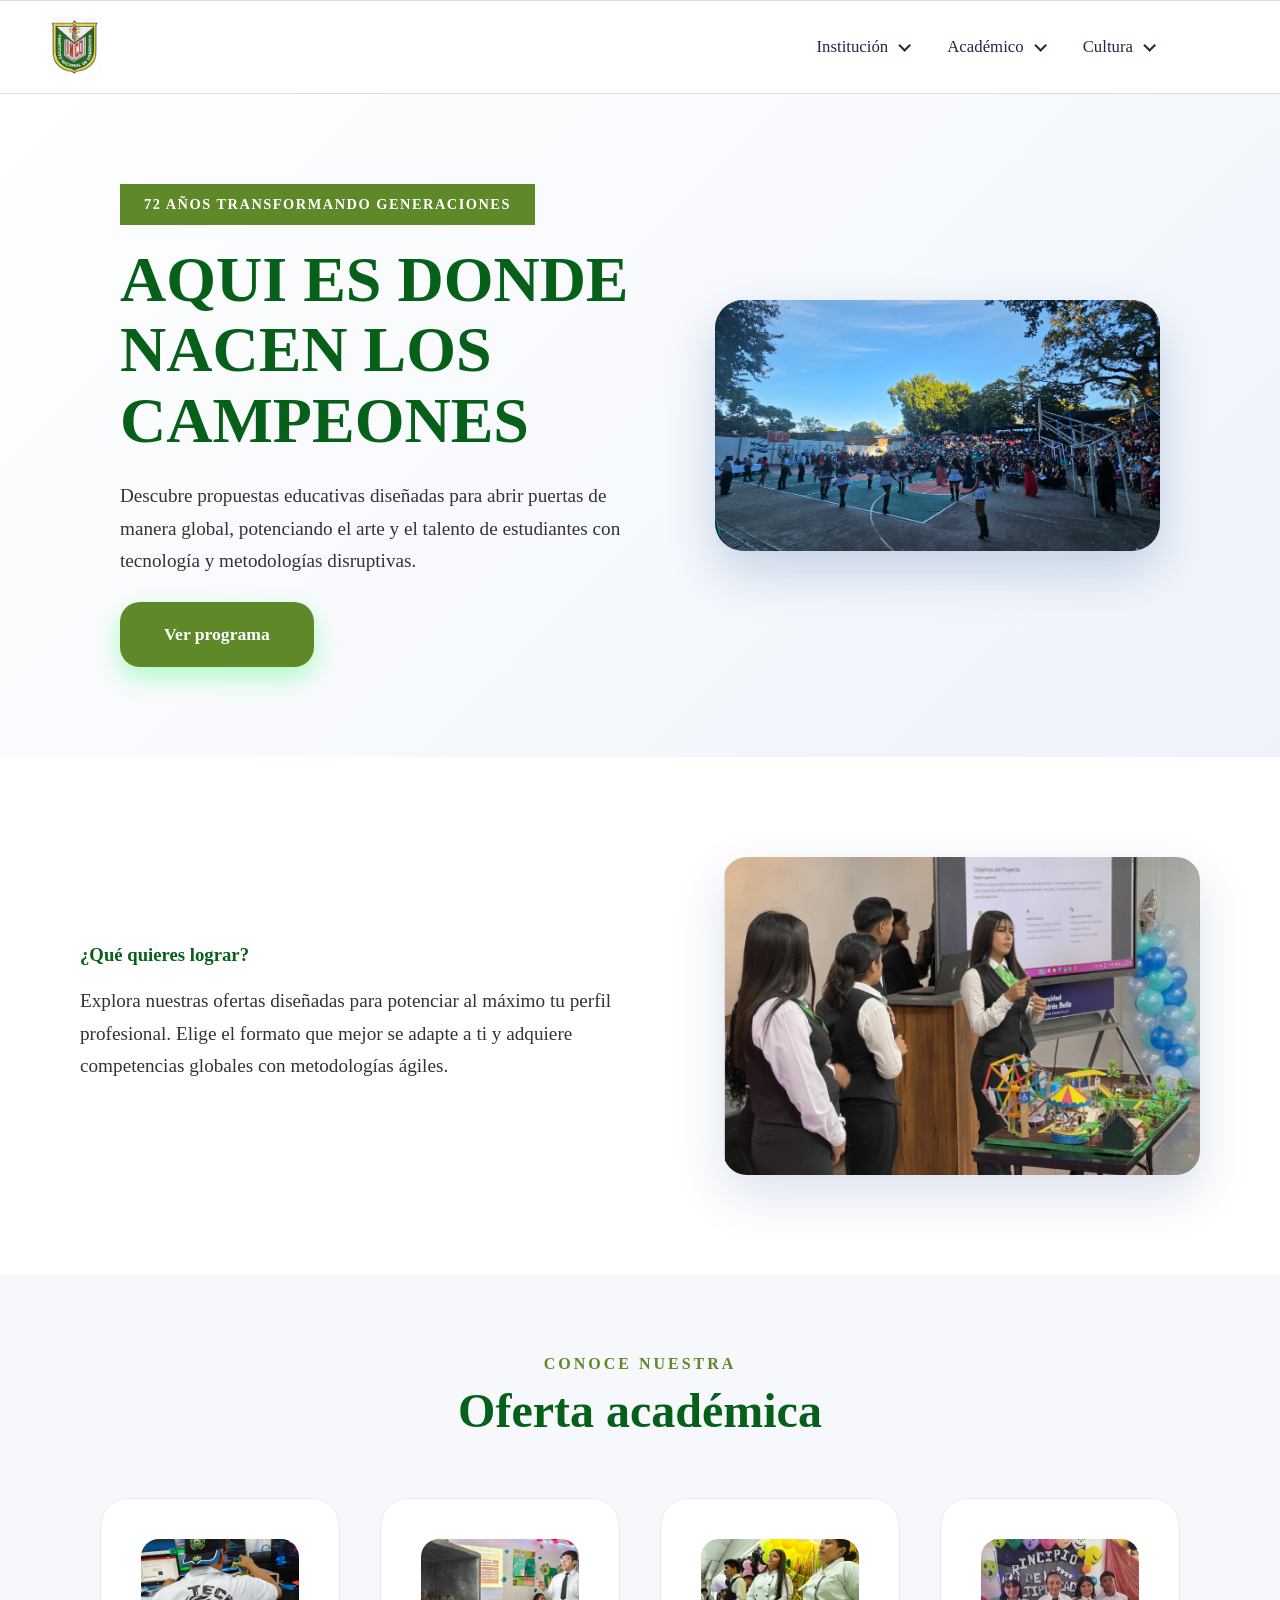
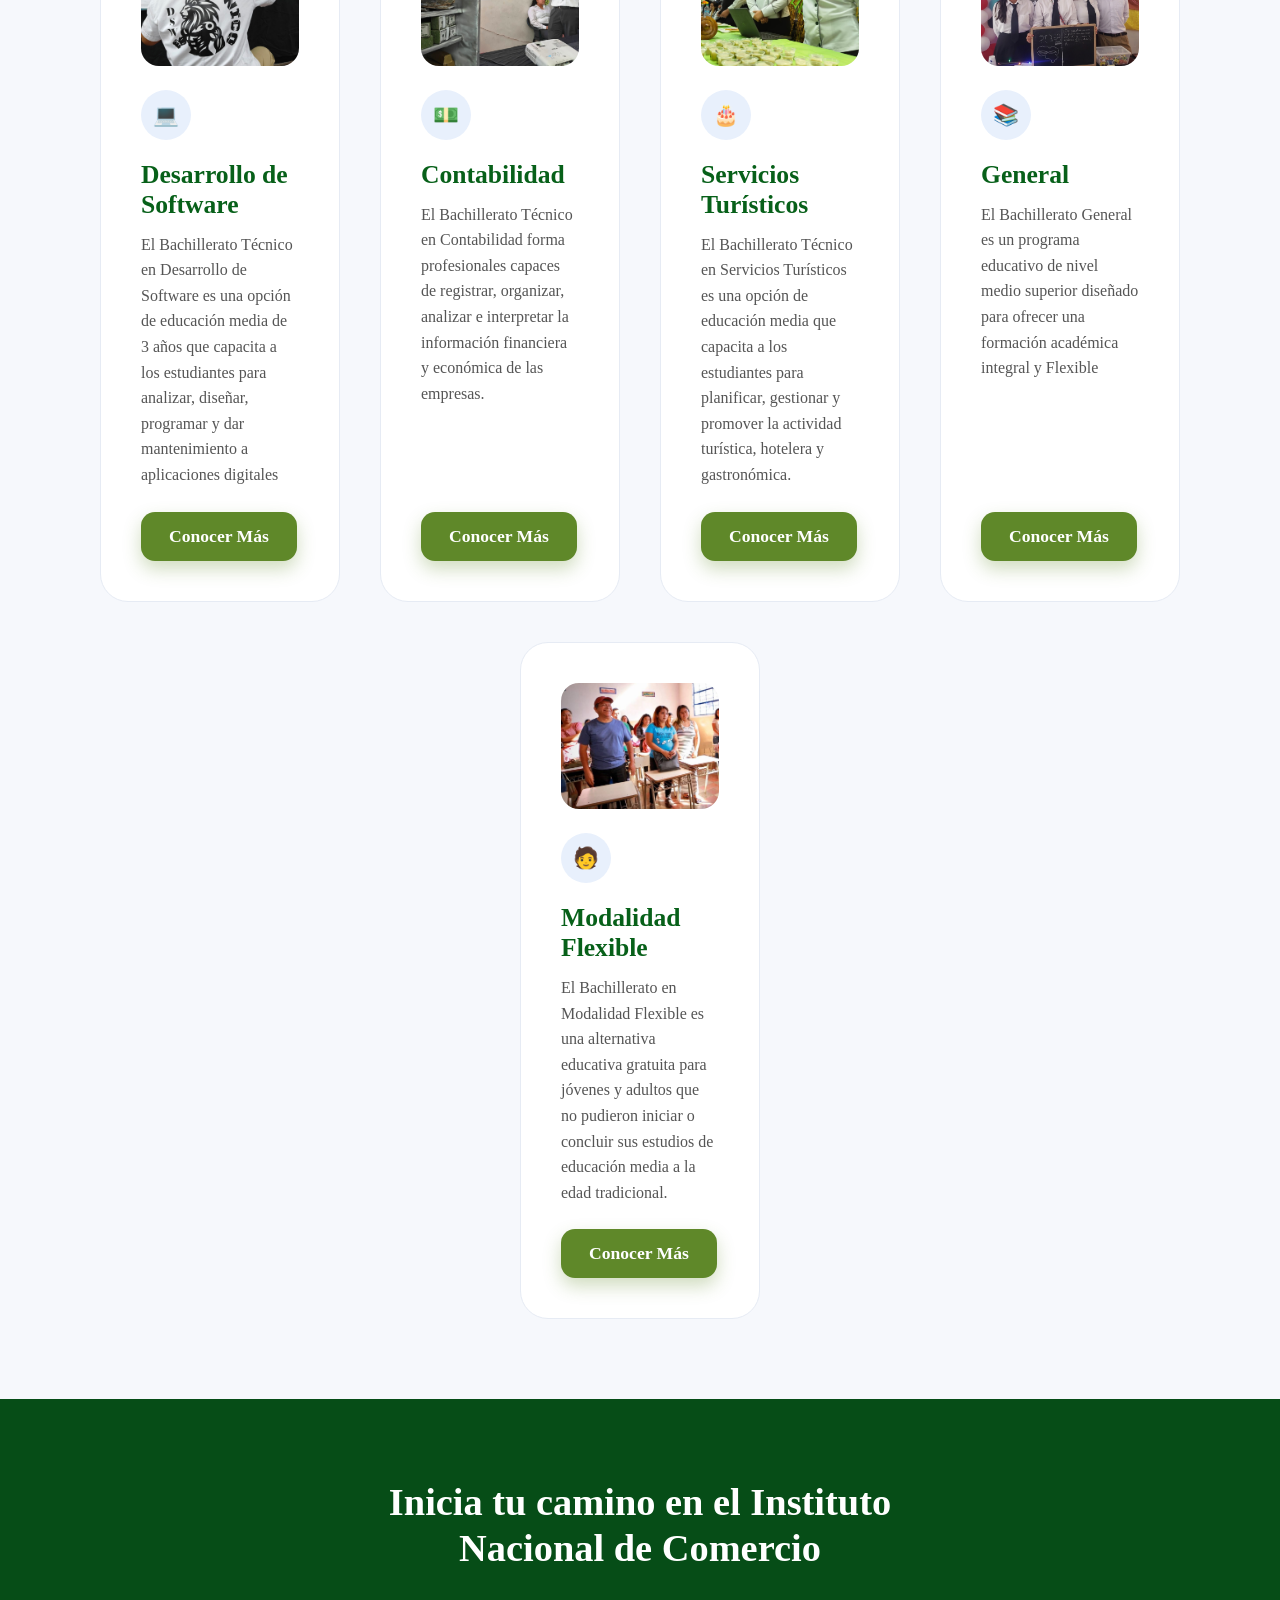
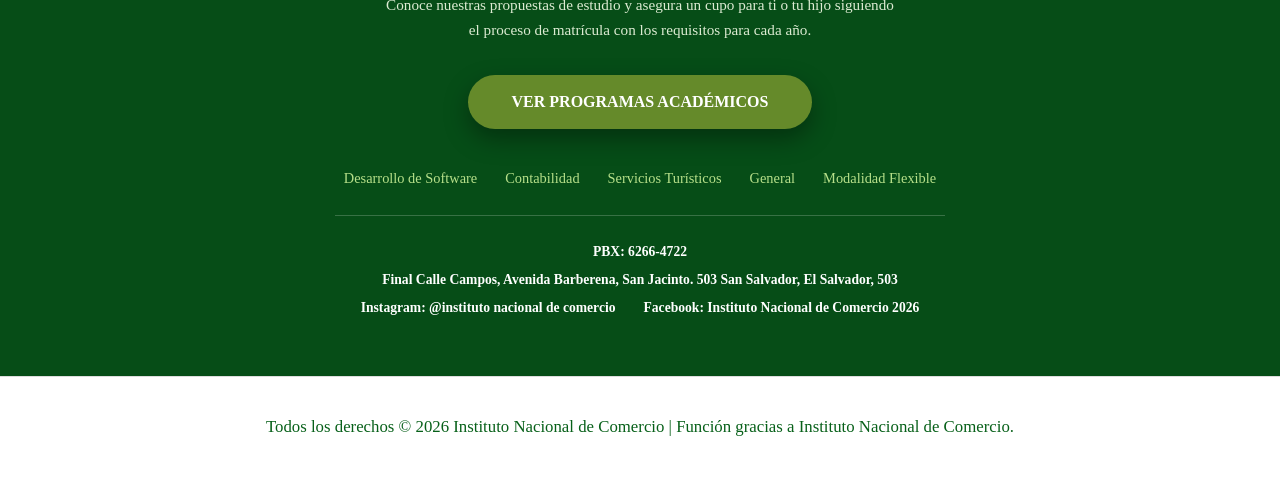
<file: index.html>
<!DOCTYPE html>
<html lang="es">
    <head>
         <meta charset="utf-8">
         <meta name="viewport" content="width=device-width, initial-scale=1">
           <title>Instituto Nacional de Comercio</title>
        <link rel="stylesheet" href="style.css">
        </head>
       
        <body>
         <header class="main-header">
            <a href="index.html" class="logo">
            <img src="logo.png" alt="Instituto Nacional de comercio"></a>

           <nav>
            <ul class="menu">
                <li class="has-submenu">
                    <a href="#">Institución</a>
                    <ul class="submenu">
                        <li><a href="historia.html">¿Quiénes somos?</a></li>
                    </ul>
                </li>

                <li class="has-submenu">
                    <a href="#">Académico</a>
                    <ul class="submenu">
                        <li class="has-submenu2">
                            <a href="#">Oferta Académica</a>
                            <ul class="submenu2">
                                <li><a href="Desarrollo de Software.html">Desarrollo de Software</a></li>
                                <li><a href="Asistente Contable.html">Contabilidad</a></li>
                                <li><a href="Hosteleria y turismo.html">Servicios Turísticos</a></li>
                                <li><a href="Bachillerato general.html">General</a></li>
                               
                            </ul>
                        </li>
                        <li><a href="Programa.html">Programa Académico</a></li>
                        <li><a href="Modalidad flexible.html">Modalidad Flexible</a></li>
                    </ul>
                </li>

                <li class="has-submenu">
                    <a href="#">Cultura</a>
                    <ul class="submenu">
                        <li><a href="Eventos.html">Grupos Artísticos</a></li>
                       
                    </ul>
                </li>
            </ul>
        </nav>
         </header>

<section class="hero">
    <article class="hero-texto">
        <p class="etiqueta">72 años transformando generaciones</p>
        <h2>Aqui es donde nacen los campeones</h2>
        <p class="descripcion">Descubre propuestas educativas diseñadas para abrir puertas de manera global, potenciando el arte y el talento de estudiantes con tecnología y metodologías disruptivas.</p>
        <p class="botones">
        <a href="Programa.html" class="btn btn-verde"> Ver programa</a>
        </p>
    </article>

    <figure class="hero-imagen">
        <img src="inco.jpg" alt="Institución educativa">
    </figure>
</section>


<section class="intro">
    <article class="intro-texto">
       <h1>¿Qué quieres lograr?</h1>
<p class="descripcion">Explora nuestras ofertas diseñadas para potenciar al máximo tu perfil profesional. Elige el formato que mejor se adapte a ti y adquiere competencias globales con metodologías ágiles.</p>
    </article>

    <figure class="carrusel">
        <ul class="slides">
            <li><img src="tt.png" alt="Estudiantes de servicios turisticos"></li>
            <li><img src="dsw1.jpg" alt="Estudiantes de Desarrollo de Software"></li>
            <li><img src="conta.jpg" alt="Estudiantes de contabilidad"></li>
             <li><img src="general2.jpg" alt="Estudiantes de Bachillerato general"></li>
        </ul>
    </figure>
</section>

<section class="oferta">
    <header class="oferta-titulo">
        <p class="sobretitulo">Conoce nuestra</p>
        <h2>Oferta académica</h2>
    </header>

    <ul class="tarjetas">
        <li class="tarjeta">
            <img src="dsw2.jpg" alt="Bachillerato Técnico en Desarrollo de Software">
            <span class="icono">&#128187;</span>
            <h3>Desarrollo de Software</h3>
            <p>El Bachillerato Técnico en Desarrollo de Software es una opción de educación media de 3 años que capacita a los estudiantes para analizar, diseñar, programar y dar mantenimiento a aplicaciones digitales </p>
           
        <a href="Desarrollo de Software.html" class="btn btn-verde">Conocer Más</a>
        
        </li>

        <li class="tarjeta">
            <img src="conta1.jpg" alt="Bachillerato Técnico en contabilidad">
            <span class="icono">&#128181;</span>
            <h3>Contabilidad</h3>
            <p>El Bachillerato Técnico en Contabilidad forma profesionales capaces de registrar, organizar, analizar e interpretar la información financiera y económica de las empresas.</p>

             <a href="Asistente Contable.html" class="btn btn-verde">Conocer Más</a>
        </li>

        <li class="tarjeta">
            <img src="tt1.jpg" alt="Bachillerato Técnico en Hosteleria y Turismo">
            <span class="icono">&#127874;</span>
            <h3>Servicios Turísticos</h3>
            <p>El Bachillerato Técnico en Servicios Turísticos es una opción de educación media que capacita a los estudiantes para planificar, gestionar y promover la actividad turística, hotelera y gastronómica.</p>

            <a href="Hosteleria y turismo.html" class="btn btn-verde">Conocer Más</a>
        </li>

        <li class="tarjeta">
            <img src="general.jpg" alt="Bachillerato general">
            <span class="icono">&#x1F4DA;</span>
            <h3>General</h3>
            <p>El Bachillerato General es un programa educativo de nivel medio superior diseñado para ofrecer una formación académica integral y Flexible</p>

            <a href="Bachillerato general.html" class="btn btn-verde">Conocer Más</a>
        </li>

        <li class="tarjeta">
            <img src="FLEXIBLE.jpg" alt="Modalidad Flexible">
            <span class="icono">&#129489;</span>
            <h3>Modalidad Flexible</h3>
            <p>El Bachillerato en Modalidad Flexible es una alternativa educativa gratuita para jóvenes y adultos que no pudieron iniciar o concluir sus estudios de educación media a la edad tradicional.</p>

            <a href="Modalidad flexible.html" class="btn btn-verde">Conocer Más</a>
        </li>
    </ul>
    
</section>


<section class="cierre">
    <h2>Inicia tu camino en el Instituto Nacional de Comercio</h2>
    <p class="cierre-texto">Conoce nuestras propuestas de estudio y asegura un cupo para ti o tu hijo siguiendo el proceso de matrícula con los requisitos para cada año.</p>
    <a href="Programa.html" class="cierre-boton">Ver Programas académicos</a>

    <ul class="cierre-programas">
    <li><a href="Desarrollo de Software.html">Desarrollo de Software</a></li>
    <li><a href="Asistente Contable.html">Contabilidad</a></li>
    <li><a href="Hosteleria y turismo.html">Servicios Turísticos</a></li>
    <li><a href="Bachillerato general.html">General</a></li>
    <li><a href="Modalidad flexible.html">Modalidad Flexible</a></li>
</ul>

    <address class="cierre-contacto">
        <p>PBX: 6266-4722</p>
        <p>Final Calle Campos, Avenida Barberena, San Jacinto. 503 San Salvador, El Salvador, 503</p>
         <p></i><a href="https://www.instagram.com/institutonacionaldecomercio" target="_blank" rel="noopener"> Instagram: @instituto nacional de comercio</a></p>
    <p></i><a href="https://www.facebook.com/p/Instituto-Nacional-de-Comercio-2026-100089219903993/?locale=es_LA" target="_blank" rel="noopener"> Facebook: Instituto Nacional de Comercio 2026</a></p>
    </address>
</section>

<footer class="footer">
    <p>Todos los derechos &copy; 2026 Instituto Nacional de Comercio | Función gracias a Instituto Nacional de Comercio.</p>
</footer>
        </body>
</file>
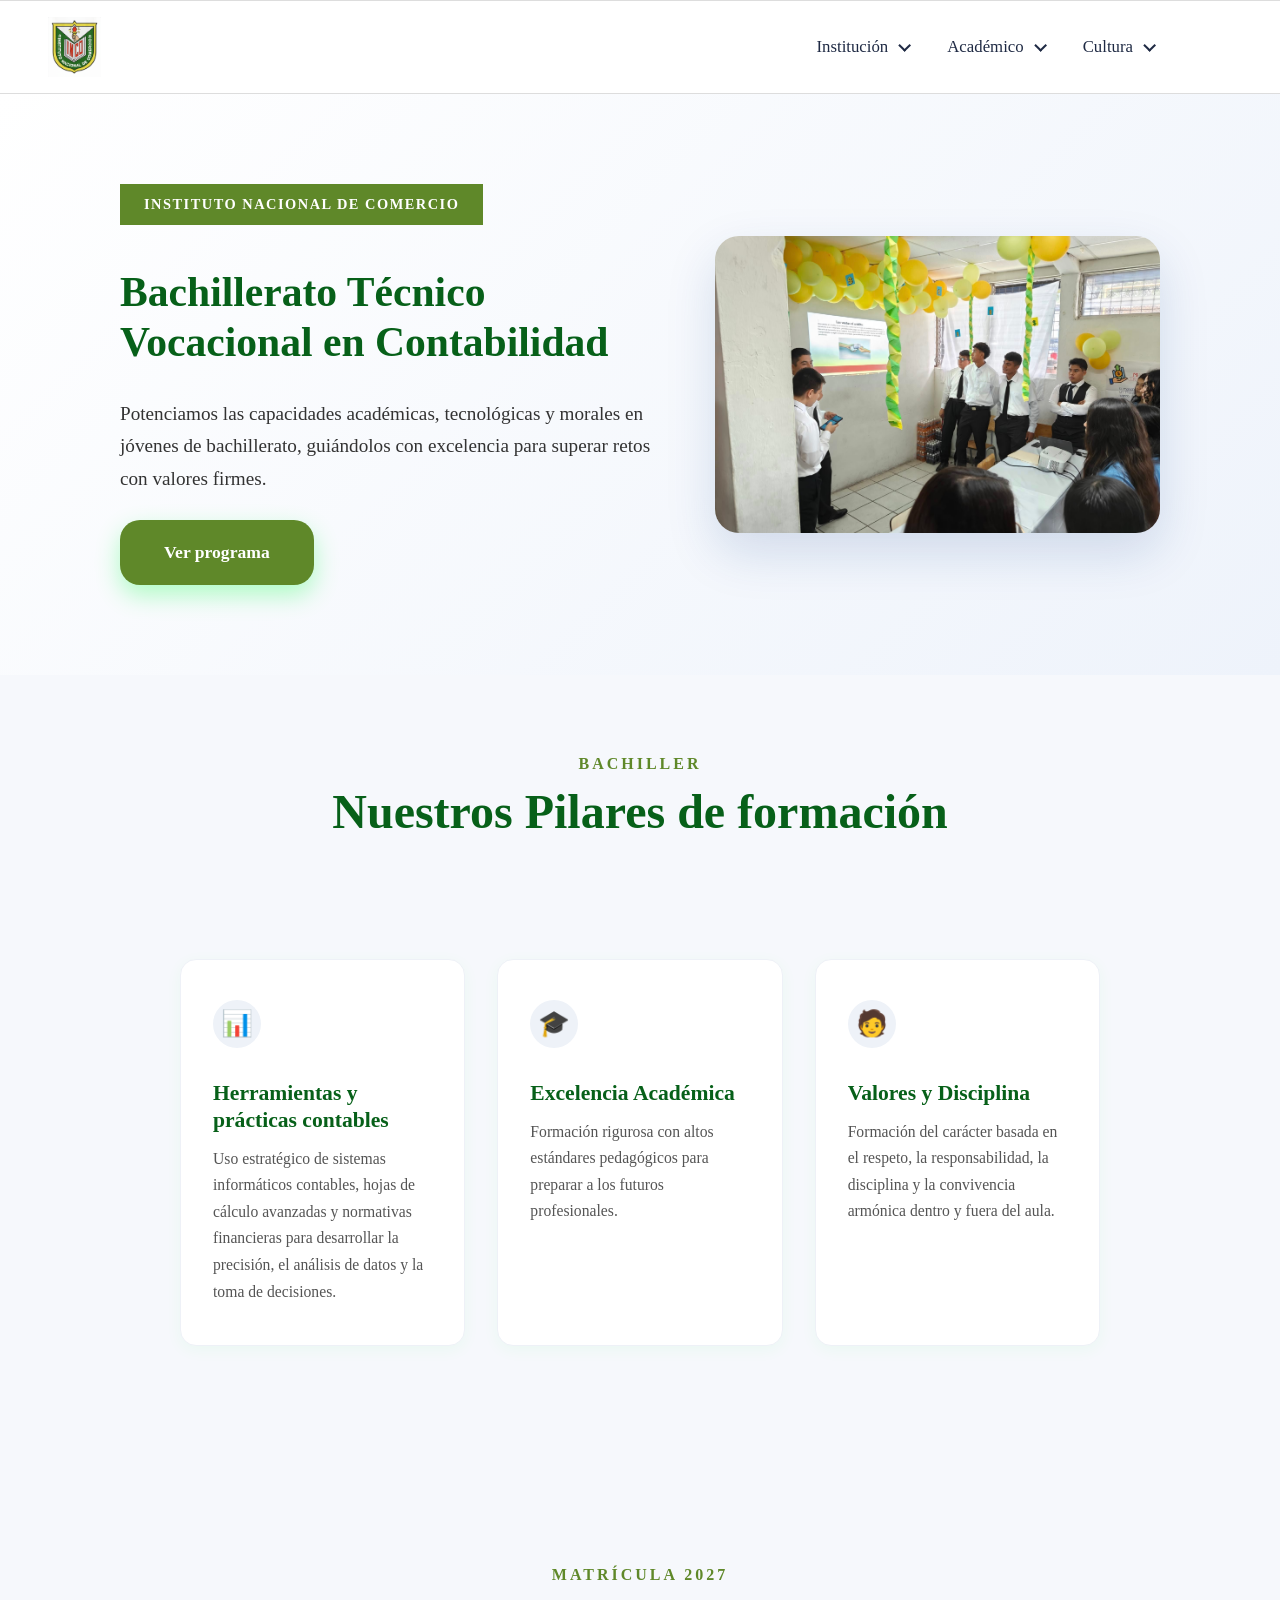
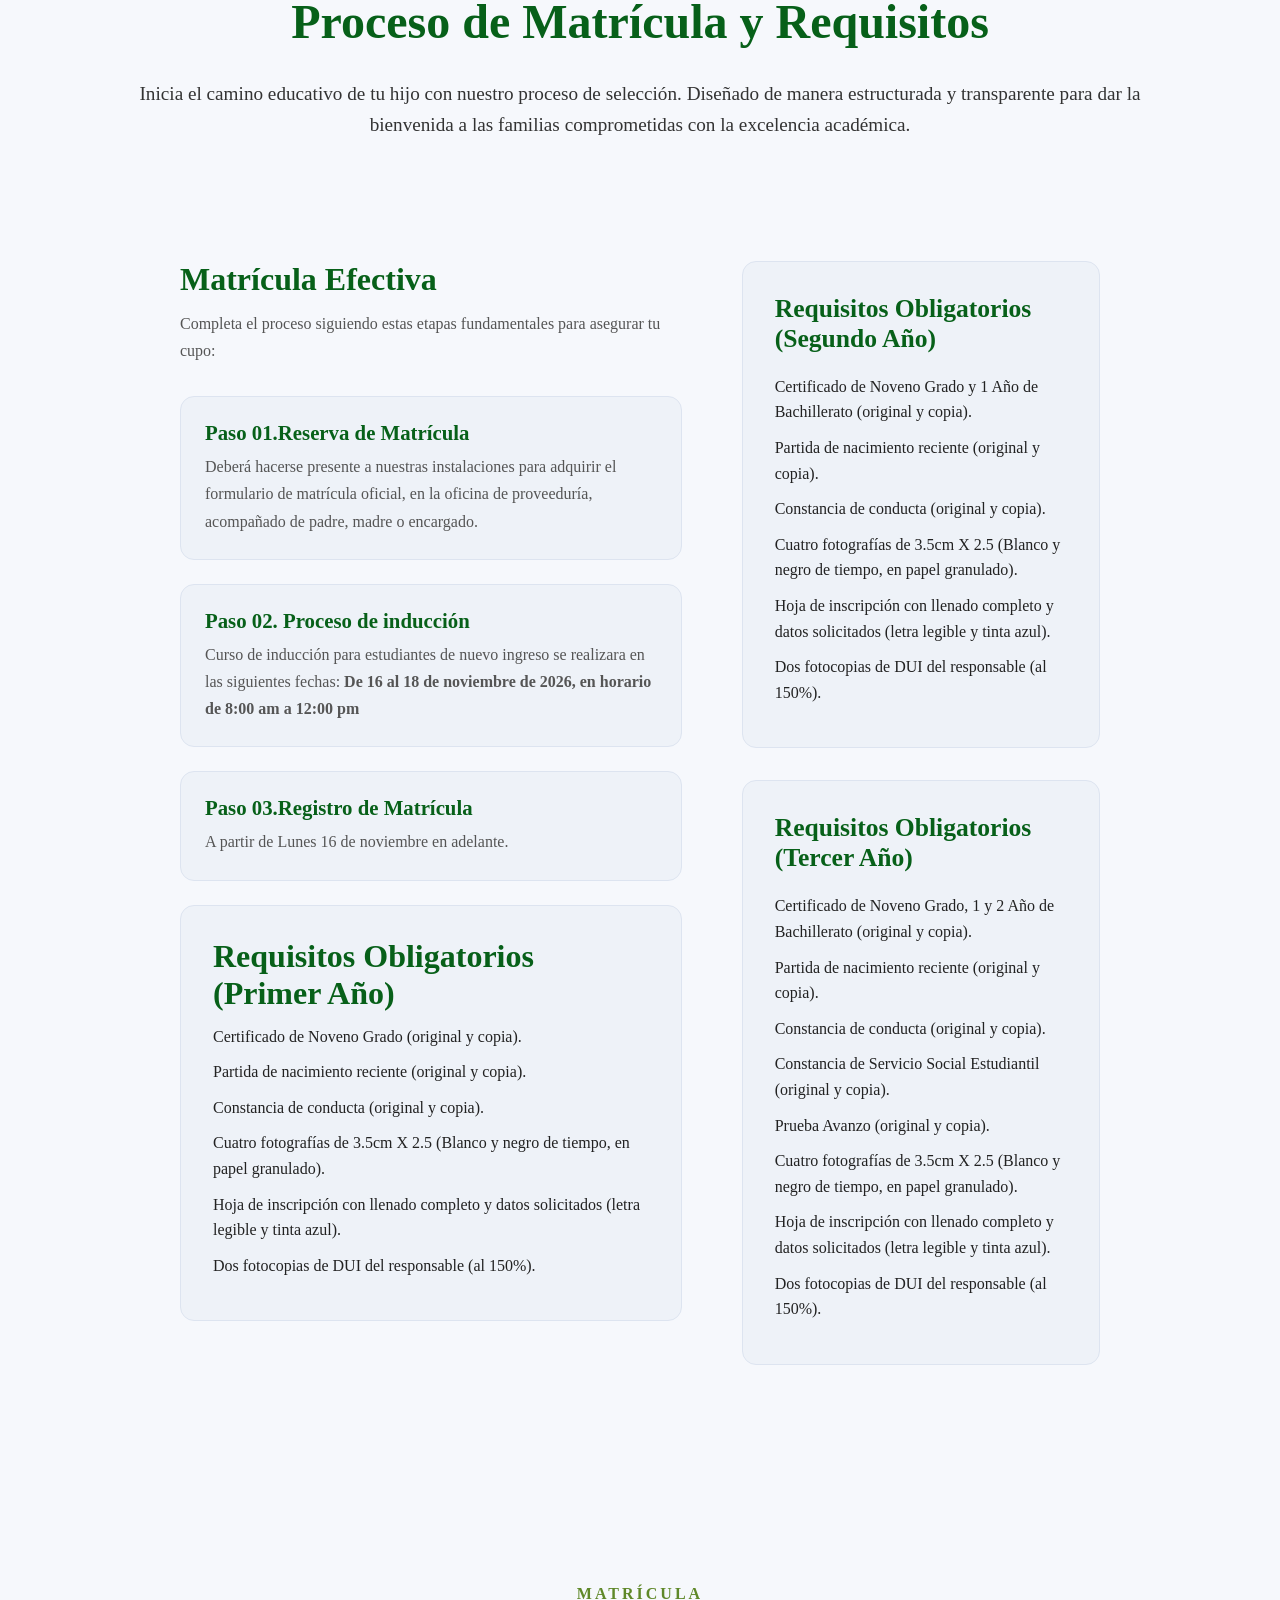
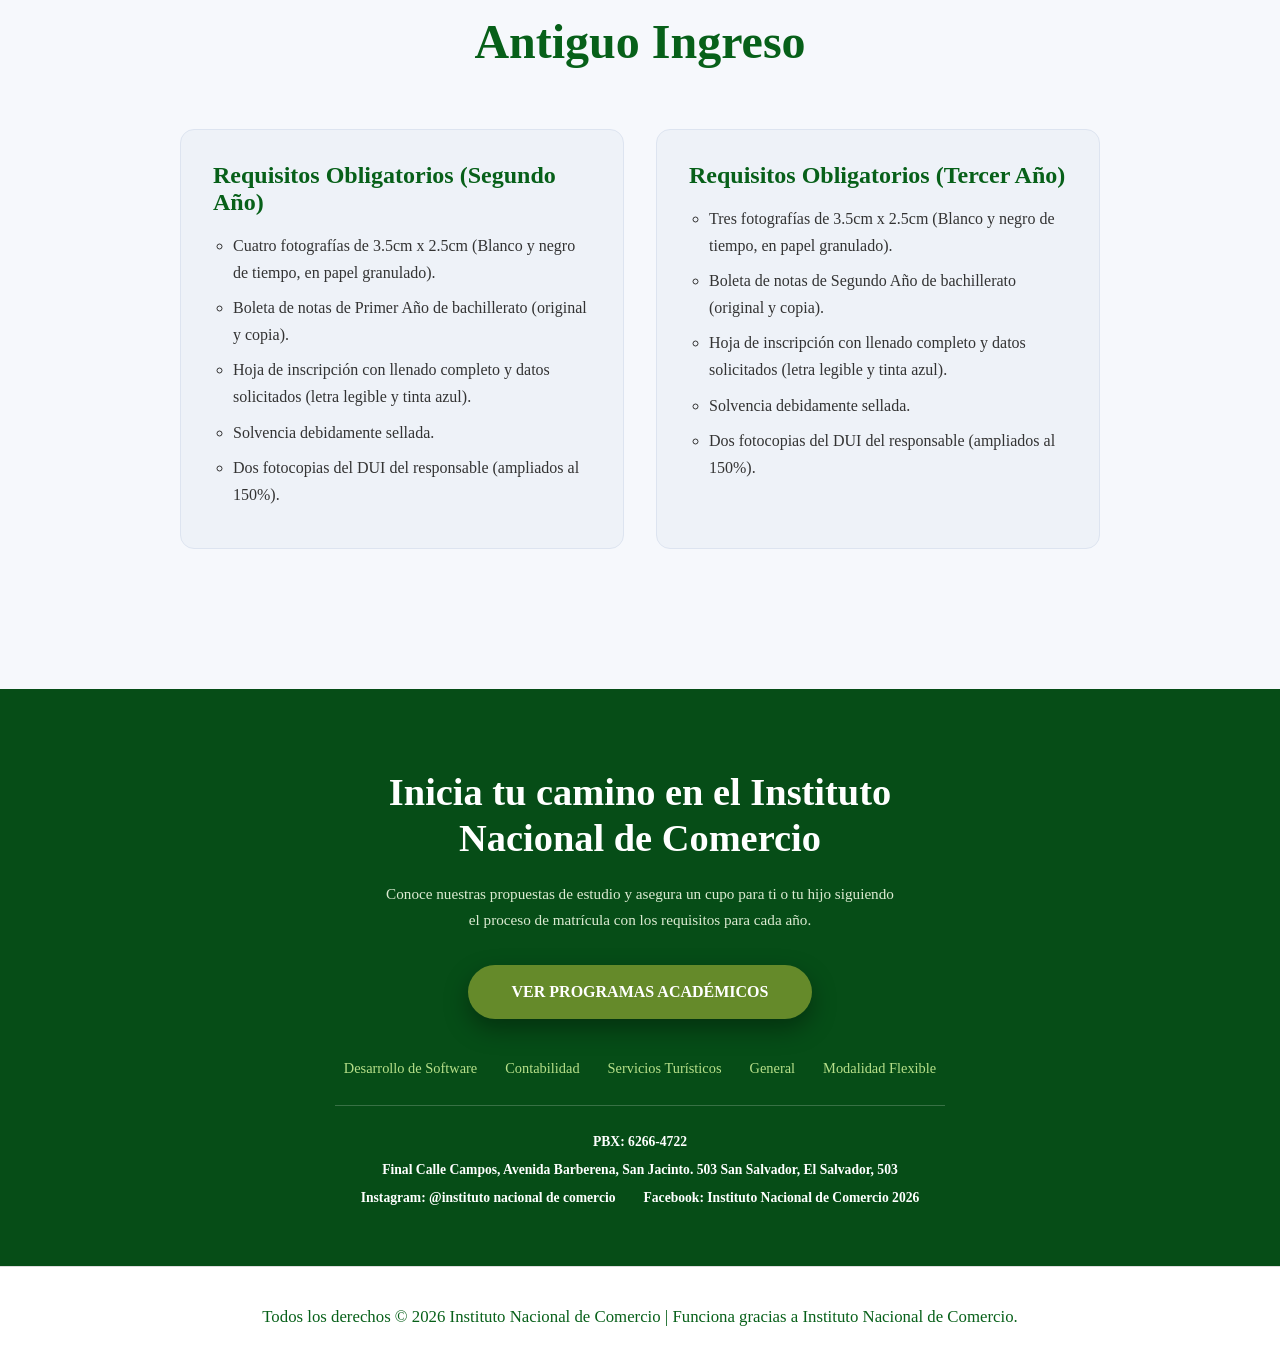
<file: Asistente Contable.html>
<!DOCTYPE html>
<html lang="es">
<head>
    <meta charset="utf-8">
    <meta name="viewport" content="width=device-width, initial-scale=1">
    <title>Instituto Nacional de Comercio</title>
    <link rel="stylesheet" href="style.css">
</head>
 
<body>
    <header class="main-header">
        <a href="index.html" class="logo">
            <img src="logo.png" alt="Instituto Nacional de Comercio">
        </a>
 
       <nav>
            <ul class="menu">
                <li class="has-submenu">
                    <a href="#">Institución</a>
                    <ul class="submenu">
                        <li><a href="historia.html">¿Quiénes somos?</a></li>
                    </ul>
                </li>

                <li class="has-submenu">
                    <a href="#">Académico</a>
                    <ul class="submenu">
                        <li class="has-submenu2">
                            <a href="#">Oferta Académica</a>
                            <ul class="submenu2">
                                <li><a href="Desarrollo de Software.html">Desarrollo de Software</a></li>
                                <li><a href="Asistente Contable.html">Contabilidad</a></li>
                                <li><a href="Hosteleria y turismo.html">Servicios Turísticos</a></li>
                                <li><a href="Bachillerato general.html">General</a></li>
                               
                            </ul>
                        </li>
                        <li><a href="Programa.html">Programa Académico</a></li>
                        <li><a href="Modalidad flexible.html">Modalidad Flexible</a></li>
                    </ul>
                </li>

                <li class="has-submenu">
                    <a href="#">Cultura</a>
                    <ul class="submenu">
                        <li><a href="Eventos.html">Grupos Artísticos</a></li>
                       
                    </ul>
                </li>
            </ul>
        </nav>
    </header>
 
    <section class="hero">
        <article class="hero-texto2">
            <p class="etiqueta-2">Instituto Nacional de Comercio</p>
            <h2>Bachillerato Técnico Vocacional en Contabilidad</h2>
            <p class="descripcion">Potenciamos las capacidades académicas, tecnológicas y morales en jóvenes de bachillerato, guiándolos con excelencia para superar retos con valores firmes.</p>
            <p class="botones">
                <a href="Programa.html" class="btn btn-verde">Ver programa</a>
            </p>
        </article>
 
        <figure class="carrusel">
            <ul class="slides">
                <li><img src="conta4.jpg" alt="Estudiantes de contabilidad"></li>
                <li><img src="conta1.jpg" alt="Estudiantes de contabilidad"></li>
                <li><img src="conta2.jpg" alt="Estudiantes de contabilidad"></li>
                <li><img src="conta3.jpg" alt="Estudiantes de contabilidad"></li>
            </ul>
        </figure>
    </section>
 
    <section class="oferta">
        <header class="oferta-titulo">
            <p class="sobretitulo1">Bachiller</p>
            <h3>Nuestros Pilares de formación</h3>
        </header>
 
        <section class="Tarjetas-formacion">
            <ul class="formacion-grid">
                <li class="Formacion">
                    <span class="icono-for">&#128202;</span>
                    <h3>Herramientas y prácticas contables</h3>
                    <p>Uso estratégico de sistemas informáticos contables, hojas de cálculo avanzadas y normativas financieras para desarrollar la precisión, el análisis de datos y la toma de decisiones.</p>
                </li>
 
                <li class="Formacion">
                    <span class="icono-for">&#127891;</span>
                    <h3>Excelencia Académica</h3>
                    <p>Formación rigurosa con altos estándares pedagógicos para preparar a los futuros profesionales.</p>
                </li>
 
                <li class="Formacion">
                    <span class="icono-for">&#129489;</span>
                    <h3>Valores y Disciplina</h3>
                    <p>Formación del carácter basada en el respeto, la responsabilidad, la disciplina y la convivencia armónica dentro y fuera del aula.</p>
                </li>
            </ul>
        </section>
    </section>
 
    <section class="oferta">
        <header class="oferta-titulo">
            <p class="sobretitulo">Matrícula 2027</p>
            <h2>Proceso de Matrícula y Requisitos</h2>
            <p class="descripcion-a">Inicia el camino educativo de tu hijo con nuestro proceso de selección. Diseñado de manera estructurada y transparente para dar la bienvenida a las familias comprometidas con la excelencia académica.</p>
        </header>
 
        <section class="Matricula">
 
            <!-- Columna izquierda -->
            <article class="Pasos">
                <h2>Matrícula Efectiva</h2>
                <p class="pasos-intro">Completa el proceso siguiendo estas etapas fundamentales para asegurar tu cupo:</p>
 
                <ol class="pasos-lista">
                    <li class="paso">
                        <h3>Paso 01.Reserva de Matrícula</h3>
                        <p>Deberá hacerse presente a nuestras instalaciones para adquirir el formulario de matrícula oficial, en la oficina de proveeduría, acompañado de padre, madre o encargado.</p>
                    </li>
 
                    <li class="paso">
                        <h3>Paso 02. Proceso de inducción</h3>
                        <p>Curso de inducción para estudiantes de nuevo ingreso se realizara en las siguientes fechas: <b>De 16 al 18 de noviembre de 2026, en horario de 8:00 am a 12:00 pm</b></p>
                    </li>
 
                    <li class="paso">
                        <h3>Paso 03.Registro de Matrícula</h3>
                        <p>A partir de Lunes 16 de noviembre en adelante.</p>
                    </li>
                </ol>
 
                <section class="caja3">
                    <h2>Requisitos Obligatorios (Primer Año)</h2>
                    <ul class="requisitos">
                        <li><span>Certificado de Noveno Grado (original y copia).</span></li>
                        <li><span>Partida de nacimiento reciente (original y copia).</span></li>
                        <li><span>Constancia de conducta (original y copia).</span></li>
                        <li><span>Cuatro fotografías de 3.5cm X 2.5 (Blanco y negro de tiempo, en papel granulado).</span></li>
                        <li><span>Hoja de inscripción con llenado completo y datos solicitados (letra legible y tinta azul).</span></li>
                        <li><span>Dos fotocopias de DUI del responsable (al 150%).</span></li>
                    </ul>
                </section>
            </article>
 
            <!-- Columna derecha -->
            <aside class="lateral">
 
                <section class="caja">
                    <h2>Requisitos Obligatorios (Segundo Año)</h2>
                    <ul class="requisitos">
                        <li><span>Certificado de Noveno Grado y 1 Año de Bachillerato (original y copia).</span></li>
                        <li><span>Partida de nacimiento reciente (original y copia).</span></li>
                        <li><span>Constancia de conducta (original y copia).</span></li>
                        <li><span>Cuatro fotografías de 3.5cm X 2.5 (Blanco y negro de tiempo, en papel granulado).</span></li>
                        <li><span>Hoja de inscripción con llenado completo y datos solicitados (letra legible y tinta azul).</span></li>
                        <li><span>Dos fotocopias de DUI del responsable (al 150%).</span></li>
                    </ul>
                </section>
 
                <section class="caja">
                    <h2>Requisitos Obligatorios (Tercer Año)</h2>
                    <ul class="requisitos">
                        <li><span>Certificado de Noveno Grado, 1 y 2 Año de Bachillerato (original y copia).</span></li>
                        <li><span>Partida de nacimiento reciente (original y copia).</span></li>
                        <li><span>Constancia de conducta (original y copia).</span></li>
                        <li><span>Constancia de Servicio Social Estudiantil (original y copia).</span></li>
                        <li><span>Prueba Avanzo (original y copia).</span></li>
                        <li><span>Cuatro fotografías de 3.5cm X 2.5 (Blanco y negro de tiempo, en papel granulado).</span></li>
                        <li><span>Hoja de inscripción con llenado completo y datos solicitados (letra legible y tinta azul).</span></li>
                        <li><span>Dos fotocopias de DUI del responsable (al 150%).</span></li>
                    </ul>
                </section>
 
            </aside>
        </section>
    </section>
 
    <!-- ANTIGUO INGRESO -->
    <section class="oferta">
        <header class="oferta-titulo">
            <p class="sobretitulo1">Matrícula</p>
            <h3>Antiguo Ingreso</h3>
        </header>
 
        <ul class="antiguo-grid">
            <li class="antiguo-tarjeta">
                <h3>Requisitos Obligatorios (Segundo Año)</h3>
                <ul class="antiguo-lista">
                    <li>Cuatro fotografías de 3.5cm x 2.5cm (Blanco y negro de tiempo, en papel granulado).</li>
                    <li>Boleta de notas de Primer Año de bachillerato (original y copia).</li>
                    <li>Hoja de inscripción con llenado completo y datos solicitados (letra legible y tinta azul).</li>
                    <li>Solvencia debidamente sellada.</li>
                    <li>Dos fotocopias del DUI del responsable (ampliados al 150%).</li>
                </ul>
            </li>
 
            <li class="antiguo-tarjeta">
                <h3>Requisitos Obligatorios (Tercer Año)</h3>
                <ul class="antiguo-lista">
                    <li>Tres fotografías de 3.5cm x 2.5cm (Blanco y negro de tiempo, en papel granulado).</li>
                    <li>Boleta de notas de Segundo Año de bachillerato (original y copia).</li>
                    <li>Hoja de inscripción con llenado completo y datos solicitados (letra legible y tinta azul).</li>
                    <li>Solvencia debidamente sellada.</li>
                    <li>Dos fotocopias del DUI del responsable (ampliados al 150%).</li>
                </ul>
            </li>
        </ul>
    </section>


    

<section class="cierre">
    <h2>Inicia tu camino en el Instituto Nacional de Comercio</h2>
    <p class="cierre-texto">Conoce nuestras propuestas de estudio y asegura un cupo para ti o tu hijo siguiendo el proceso de matrícula con los requisitos para cada año.</p>
    <a href="Programa.html" class="cierre-boton">Ver Programas académicos</a>

    <ul class="cierre-programas">
    <li><a href="Desarrollo de Software.html">Desarrollo de Software</a></li>
    <li><a href="Asistente Contable.html">Contabilidad</a></li>
    <li><a href="Hosteleria y turismo.html">Servicios Turísticos</a></li>
    <li><a href="Bachillerato general.html">General</a></li>
    <li><a href="Modalidad flexible.html">Modalidad Flexible</a></li>
</ul>

    <address class="cierre-contacto">
        <p>PBX: 6266-4722</p>
        <p>Final Calle Campos, Avenida Barberena, San Jacinto. 503 San Salvador, El Salvador, 503</p>
         <p></i><a href="https://www.instagram.com/institutonacionaldecomercio" target="_blank" rel="noopener"> Instagram: @instituto nacional de comercio</a></p>
    <p></i><a href="https://www.facebook.com/p/Instituto-Nacional-de-Comercio-2026-100089219903993/?locale=es_LA" target="_blank" rel="noopener"> Facebook: Instituto Nacional de Comercio 2026</a></p>
    </address>
</section>
 
    <footer class="footer">
        <p>Todos los derechos &copy; 2026 Instituto Nacional de Comercio | Funciona gracias a Instituto Nacional de Comercio.</p>
    </footer>
 
</body>
</file>
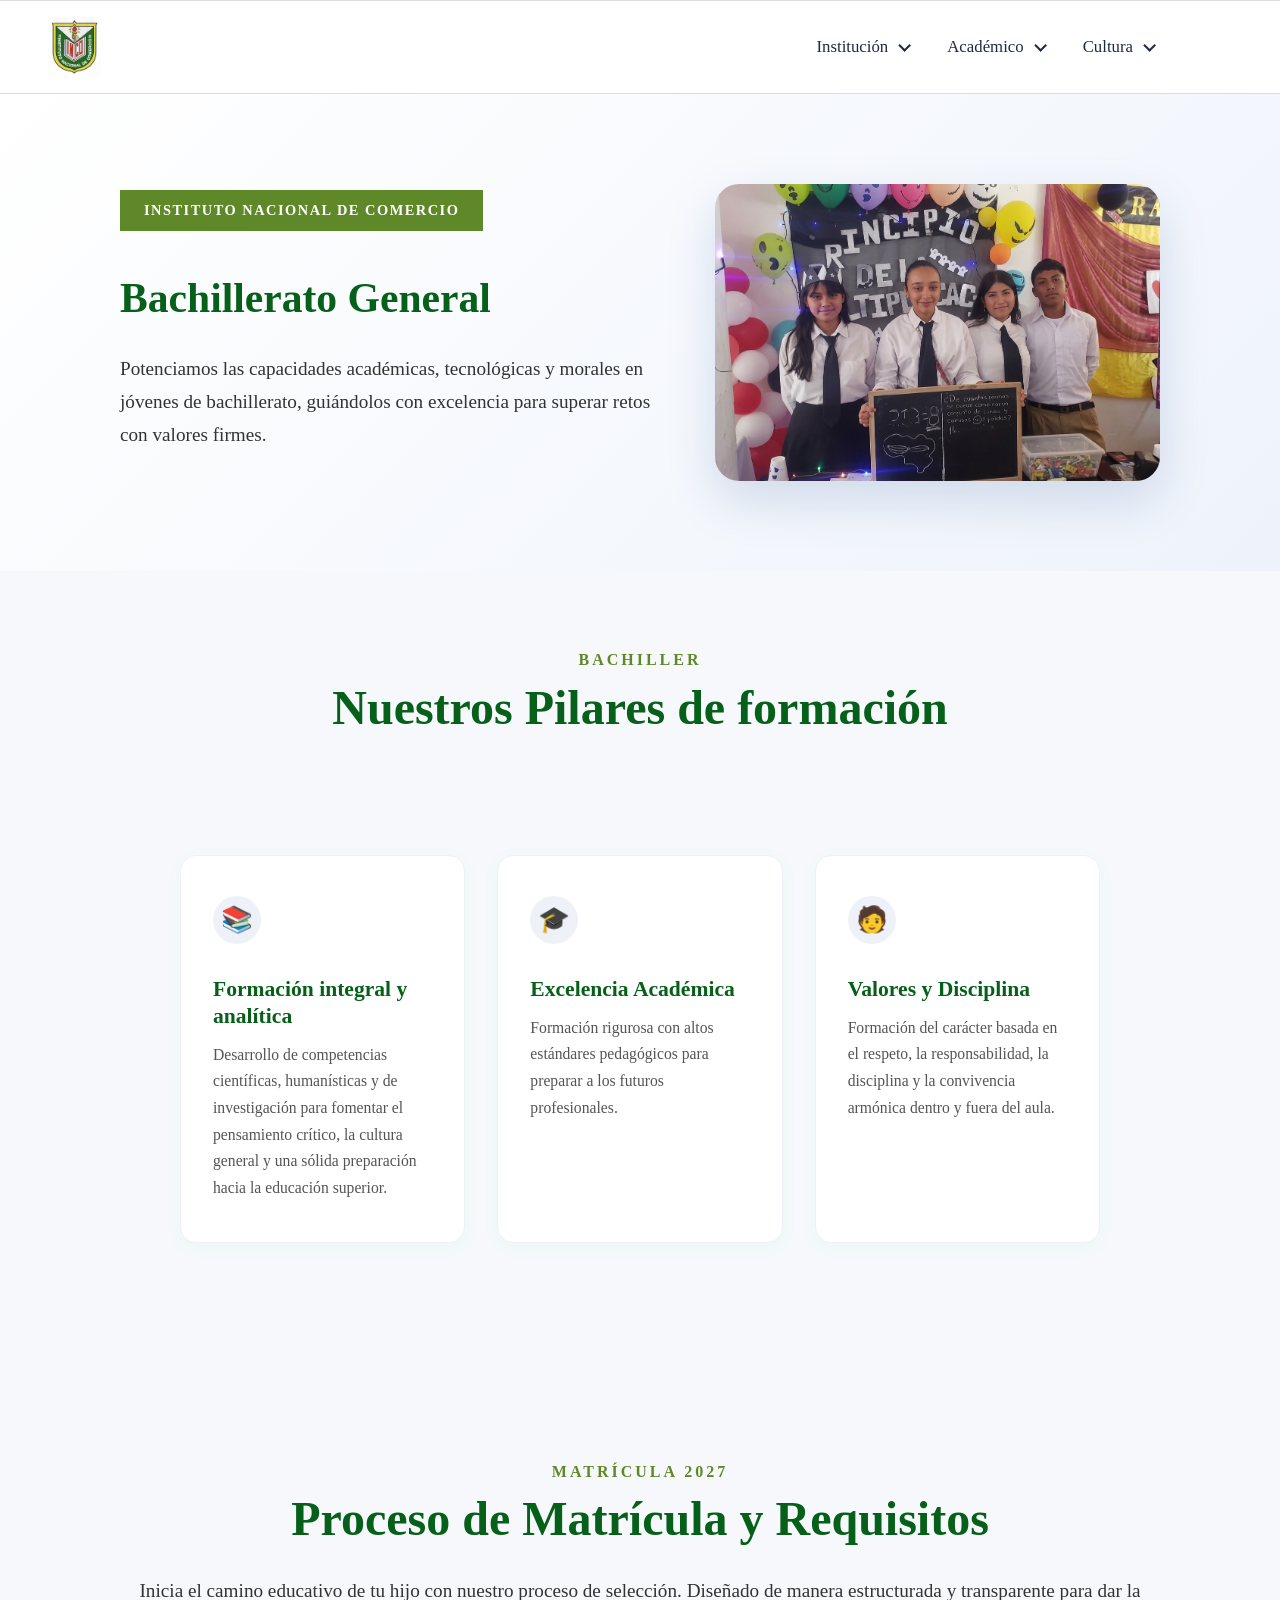
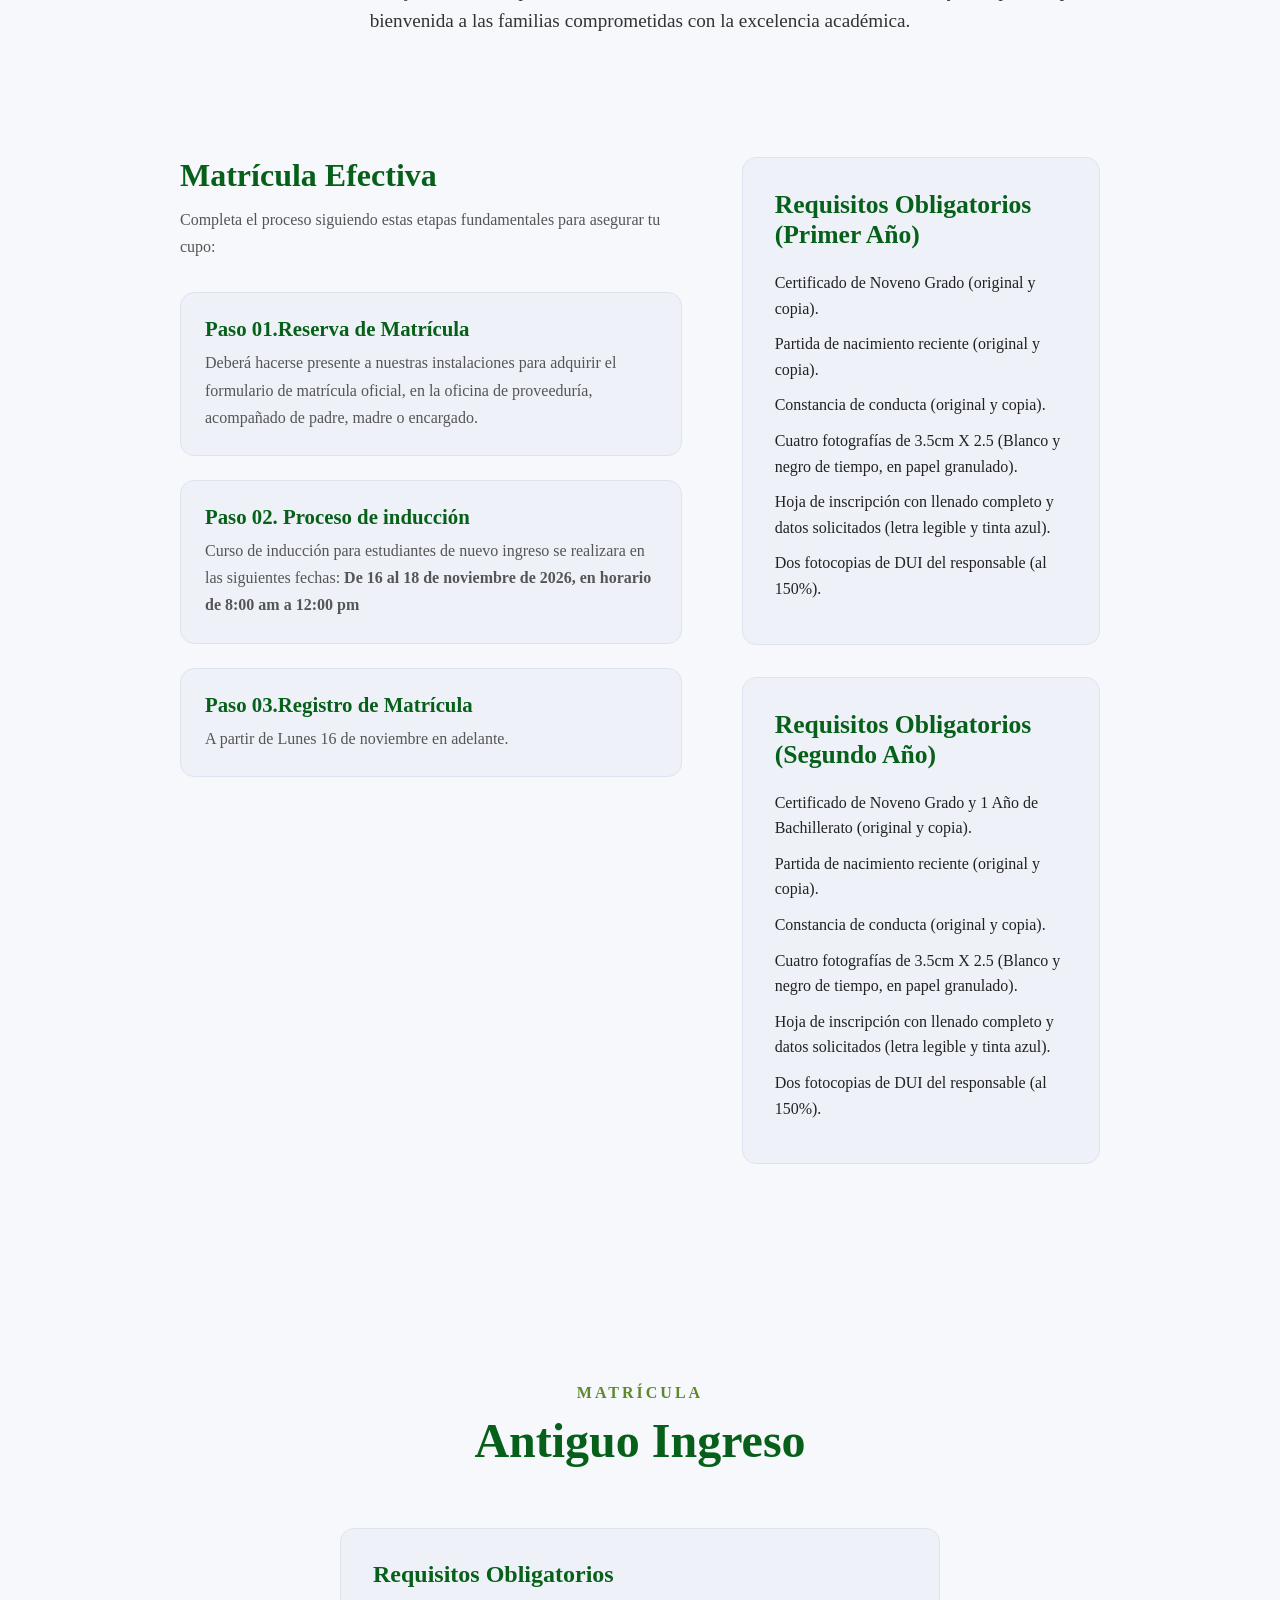
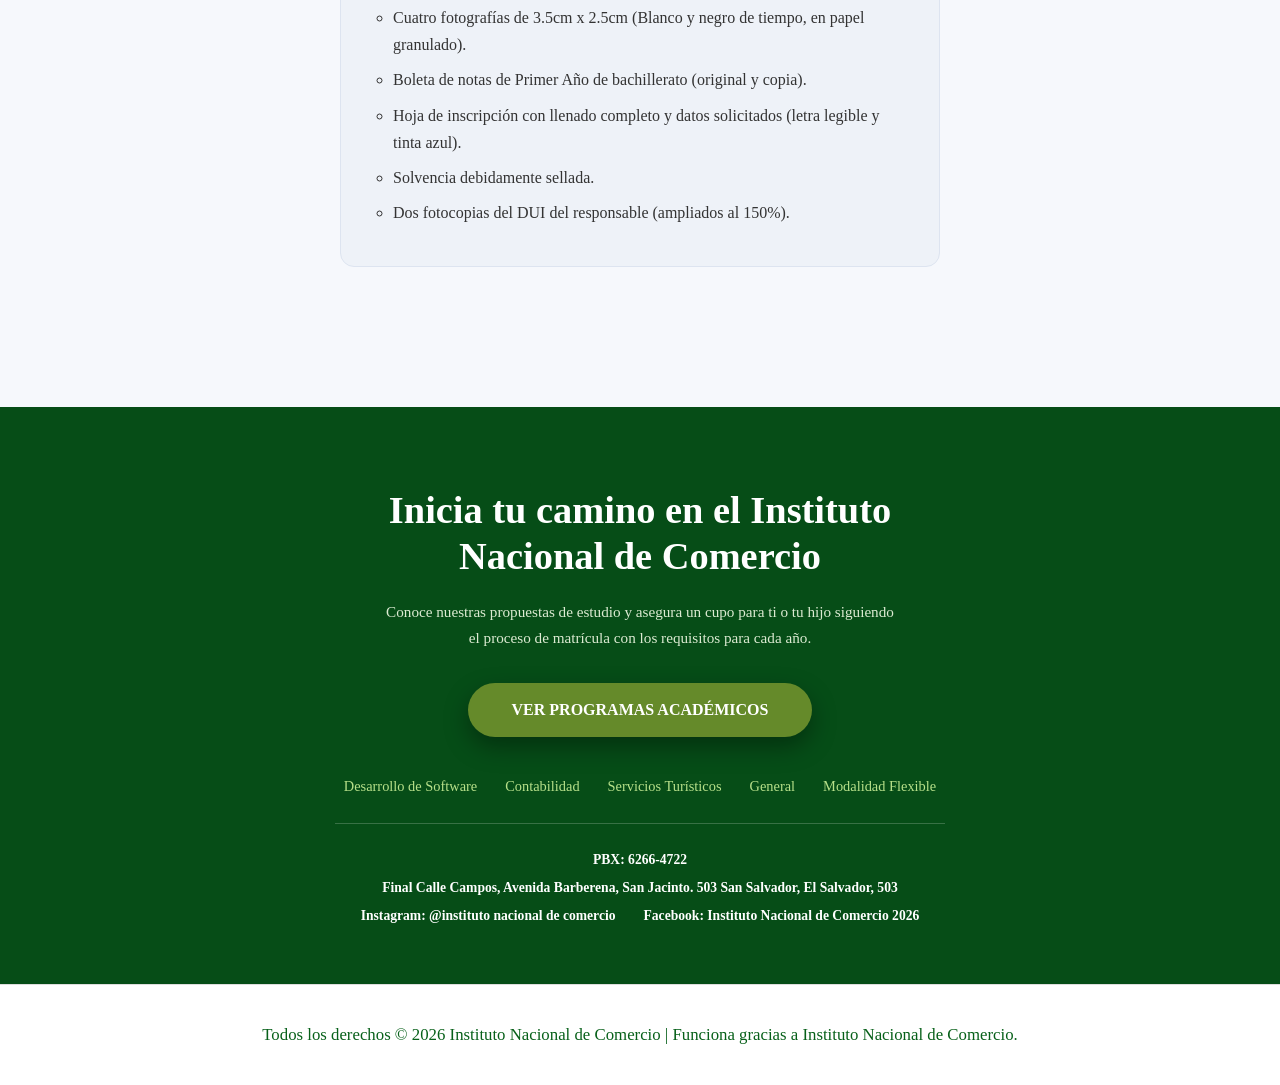
<file: Bachillerato general.html>
<!DOCTYPE html>
<html lang="es">
<head>
    <meta charset="utf-8">
    <meta name="viewport" content="width=device-width, initial-scale=1">
       <title>Instituto Nacional de Comercio</title>
    <link rel="stylesheet" href="style.css">
</head>

<body>
    <header class="main-header">
        <a href="index.html" class="logo">
            <img src="logo.png" alt="Instituto Nacional de Comercio">
        </a>

       <nav>
            <ul class="menu">
                <li class="has-submenu">
                    <a href="#">Institución</a>
                    <ul class="submenu">
                        <li><a href="historia.html">¿Quiénes somos?</a></li>
                    </ul>
                </li>

                <li class="has-submenu">
                    <a href="#">Académico</a>
                    <ul class="submenu">
                        <li class="has-submenu2">
                            <a href="#">Oferta Académica</a>
                            <ul class="submenu2">
                                <li><a href="Desarrollo de Software.html">Desarrollo de Software</a></li>
                                <li><a href="Asistente Contable.html">Contabilidad</a></li>
                                <li><a href="Hosteleria y turismo.html">Servicios Turísticos</a></li>
                                <li><a href="Bachillerato general.html">General</a></li>
                               
                            </ul>
                        </li>
                        <li><a href="Programa.html">Programa Académico</a></li>
                        <li><a href="Modalidad flexible.html">Modalidad Flexible</a></li>
                    </ul>
                </li>

                <li class="has-submenu">
                    <a href="#">Cultura</a>
                    <ul class="submenu">
                        <li><a href="Eventos.html">Grupos Artísticos</a></li>
                       
                    </ul>
                </li>
            </ul>
        </nav>
    </header>

    <section class="hero">
        <article class="hero-texto2">
            <p class="etiqueta-2">Instituto Nacional de Comercio</p>
            <h2>Bachillerato General</h2>
            <p class="descripcion">Potenciamos las capacidades académicas, tecnológicas y morales en jóvenes de bachillerato, guiándolos con excelencia para superar retos con valores firmes.</p>
        
        </article>

        <figure class="carrusel">
            <ul class="slides">
                <li><img src="general.jpg" alt="Estudiantes de Bachillerato general"></li>
                <li><img src="general2.jpg" alt="Estudiantes de Bachillerato general"></li>
                <li><img src="general3.jpg" alt="Estudiantes de Bachillerato general"></li>
                <li><img src="general4.jpg" alt="Estudiantes de Bachillerato general"></li>
            </ul>
        </figure>
    </section>

    <section class="oferta">
        <header class="oferta-titulo">
            <p class="sobretitulo1">Bachiller</p>
            <h3>Nuestros Pilares de formación</h3>
        </header>

        <section class="Tarjetas-formacion">
            <ul class="formacion-grid">
                <li class="Formacion">
                    <span class="icono-for">&#x1F4DA;</span>
                    <h3>Formación integral y analítica</h3>
                    <p>Desarrollo de competencias científicas, humanísticas y de investigación para fomentar el pensamiento crítico, la cultura general y una sólida preparación hacia la educación superior.</p>
                </li>

                <li class="Formacion">
                    <span class="icono-for">&#127891;</span>
                    <h3>Excelencia Académica</h3>
                    <p>Formación rigurosa con altos estándares pedagógicos para preparar a los futuros profesionales.</p>
                </li>

                <li class="Formacion">
                    <span class="icono-for">&#129489;</span>
                    <h3>Valores y Disciplina</h3>
                    <p>Formación del carácter basada en el respeto, la responsabilidad, la disciplina y la convivencia armónica dentro y fuera del aula.</p>
                </li>
            </ul>
        </section>
    </section>
     <!-- PROCESO DE MATRÍCULA -->
    <section class="oferta">
        <header class="oferta-titulo">
            <p class="sobretitulo">Matrícula 2027</p>
            <h2>Proceso de Matrícula y Requisitos</h2>
            <p class="descripcion-a">Inicia el camino educativo de tu hijo con nuestro proceso de selección. Diseñado de manera estructurada y transparente para dar la bienvenida a las familias comprometidas con la excelencia académica.</p>
        </header>
 
        <section class="Matricula">
 
            <!-- Columna izquierda -->
            <article class="Pasos">
                <h2>Matrícula Efectiva</h2>
                <p class="pasos-intro">Completa el proceso siguiendo estas etapas fundamentales para asegurar tu cupo:</p>
 
               <ol class="pasos-lista">
                    <li class="paso">
                        <h3>Paso 01.Reserva de Matrícula</h3>
                        <p>Deberá hacerse presente a nuestras instalaciones para adquirir el formulario de matrícula oficial, en la oficina de proveeduría, acompañado de padre, madre o encargado.</p>
                    </li>
 
                    <li class="paso">
                        <h3>Paso 02. Proceso de inducción</h3>
                        <p>Curso de inducción para estudiantes de nuevo ingreso se realizara en las siguientes fechas: <b>De 16 al 18 de noviembre de 2026, en horario de 8:00 am a 12:00 pm</b></p>
                    </li>
 
                    <li class="paso">
                        <h3>Paso 03.Registro de Matrícula</h3>
                        <p>A partir de Lunes 16 de noviembre en adelante.</p>
                    </li>
                </ol>
 
                
            </article>
 
            <!-- Columna derecha -->
            <aside class="lateral">
 
                <section class="caja">
                    <h2>Requisitos Obligatorios (Primer Año)</h2>
                    <ul class="requisitos">
                        <li><span>Certificado de Noveno Grado (original y copia).</span></li>
                        <li><span>Partida de nacimiento reciente (original y copia).</span></li>
                        <li><span>Constancia de conducta (original y copia).</span></li>
                        <li><span>Cuatro fotografías de 3.5cm X 2.5 (Blanco y negro de tiempo, en papel granulado).</span></li>
                        <li><span>Hoja de inscripción con llenado completo y datos solicitados (letra legible y tinta azul).</span></li>
                        <li><span>Dos fotocopias de DUI del responsable (al 150%).</span></li>
                    </ul>
                </section>
 
                <section class="caja">
                    <h2>Requisitos Obligatorios (Segundo Año)</h2>
                    <ul class="requisitos">
                        <li><span>Certificado de Noveno Grado y 1 Año de Bachillerato (original y copia).</span></li>
                        <li><span>Partida de nacimiento reciente (original y copia).</span></li>
                        <li><span>Constancia de conducta (original y copia).</span></li>
                        <li><span>Cuatro fotografías de 3.5cm X 2.5 (Blanco y negro de tiempo, en papel granulado).</span></li>
                        <li><span>Hoja de inscripción con llenado completo y datos solicitados (letra legible y tinta azul).</span></li>
                        <li><span>Dos fotocopias de DUI del responsable (al 150%).</span></li>
                    </ul>
                </section>
 
            </aside>
        </section>
    </section>

    <!-- ANTIGUO INGRESO -->
    <section class="oferta">
        <header class="oferta-titulo">
            <p class="sobretitulo1">Matrícula</p>
            <h3>Antiguo Ingreso</h3>
        </header>

        <ul class="antiguo-grid1">
            <li class="antiguo-tarjeta">
                <h3>Requisitos Obligatorios </h3>
                <ul class="antiguo-lista">
                    <li>Cuatro fotografías de 3.5cm x 2.5cm (Blanco y negro de tiempo, en papel granulado).</li>
                    <li>Boleta de notas de Primer Año de bachillerato (original y copia).</li>
                    <li>Hoja de inscripción con llenado completo y datos solicitados (letra legible y tinta azul).</li>
                    <li>Solvencia debidamente sellada.</li>
                    <li>Dos fotocopias del DUI del responsable (ampliados al 150%).</li>
                </ul>
            </li>

            
        </ul>
    </section>

    

<section class="cierre">
    <h2>Inicia tu camino en el Instituto Nacional de Comercio</h2>
    <p class="cierre-texto">Conoce nuestras propuestas de estudio y asegura un cupo para ti o tu hijo siguiendo el proceso de matrícula con los requisitos para cada año.</p>
    <a href="Programa.html" class="cierre-boton">Ver Programas académicos</a>

    <ul class="cierre-programas">
    <li><a href="Desarrollo de Software.html">Desarrollo de Software</a></li>
    <li><a href="Asistente Contable.html">Contabilidad</a></li>
    <li><a href="Hosteleria y turismo.html">Servicios Turísticos</a></li>
    <li><a href="Bachillerato general.html">General</a></li>
    <li><a href="Modalidad flexible.html">Modalidad Flexible</a></li>
</ul>

    <address class="cierre-contacto">
        <p>PBX: 6266-4722</p>
        <p>Final Calle Campos, Avenida Barberena, San Jacinto. 503 San Salvador, El Salvador, 503</p>
         <p></i><a href="https://www.instagram.com/institutonacionaldecomercio" target="_blank" rel="noopener"> Instagram: @instituto nacional de comercio</a></p>
    <p></i><a href="https://www.facebook.com/p/Instituto-Nacional-de-Comercio-2026-100089219903993/?locale=es_LA" target="_blank" rel="noopener"> Facebook: Instituto Nacional de Comercio 2026</a></p>
    </address>
</section>

    <footer class="footer">
        <p>Todos los derechos &copy; 2026 Instituto Nacional de Comercio | Funciona gracias a Instituto Nacional de Comercio.</p>
    </footer>

</body>
</html>
</file>
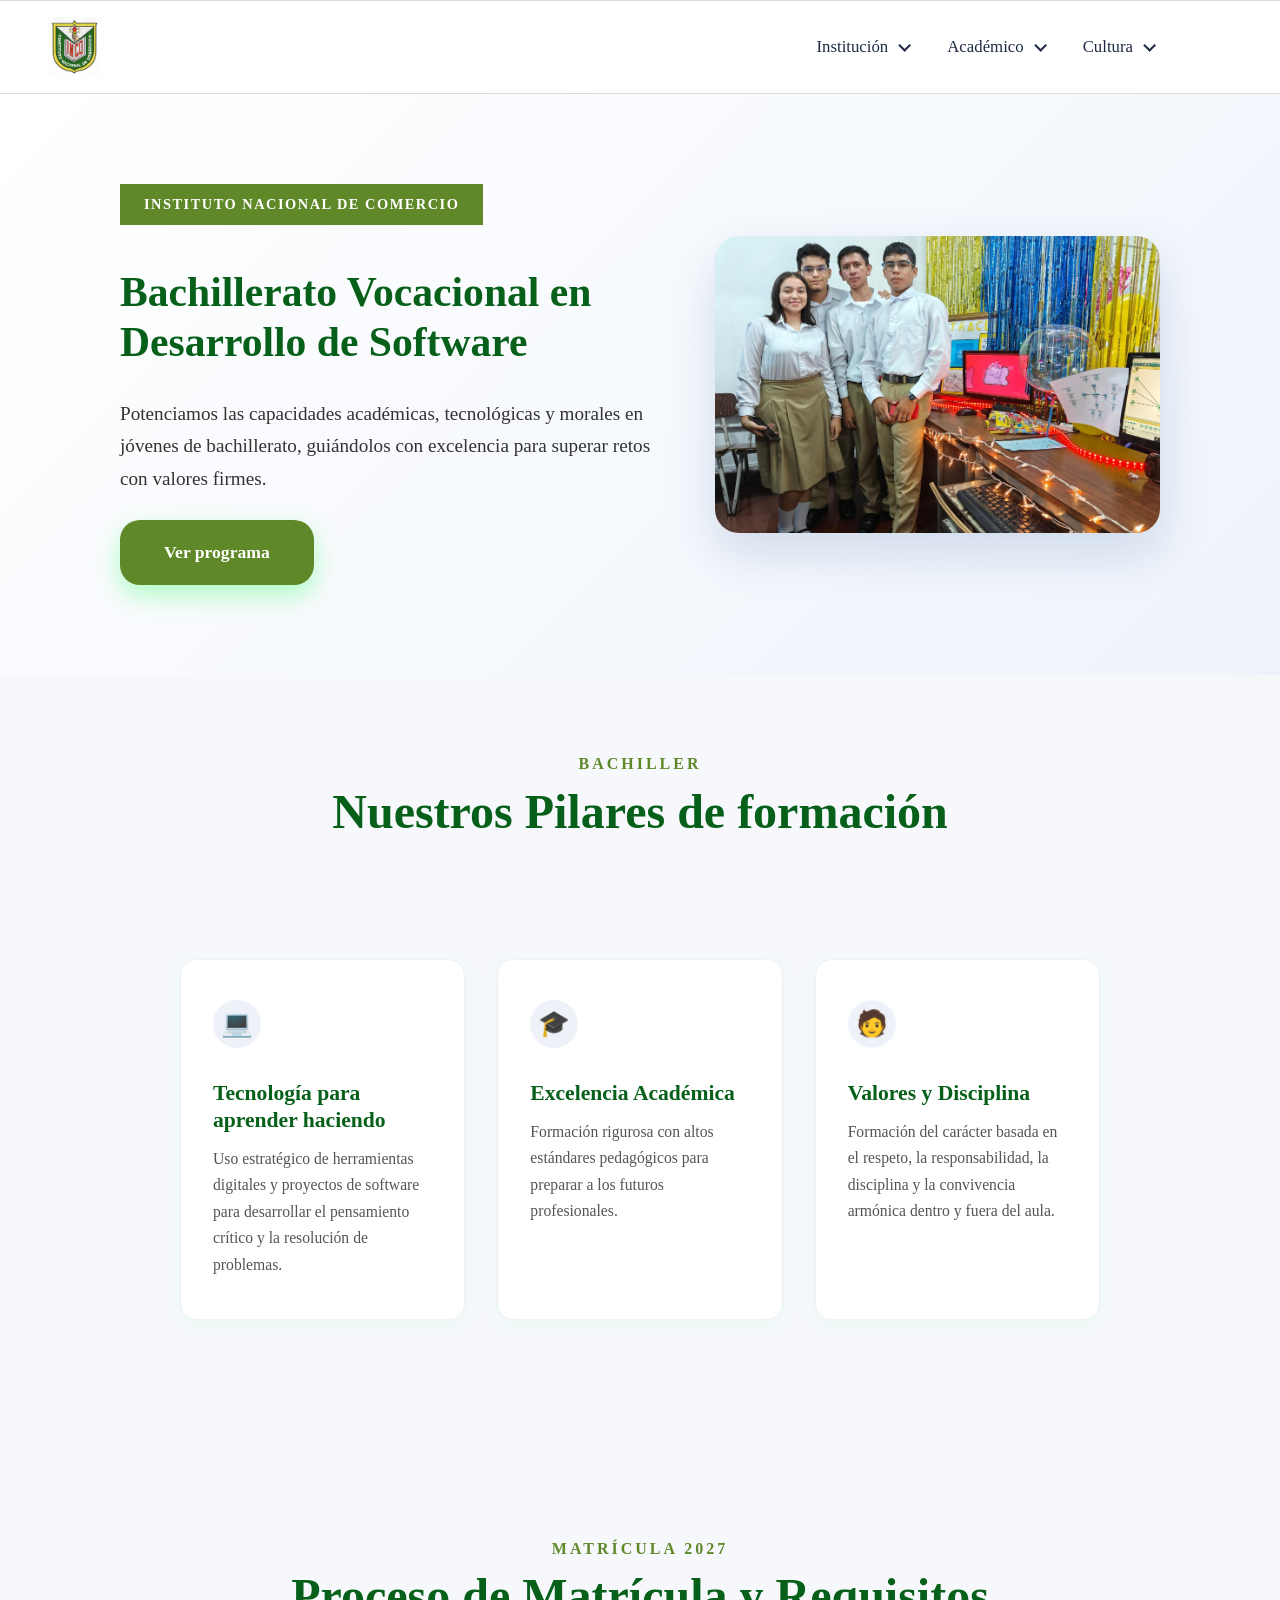
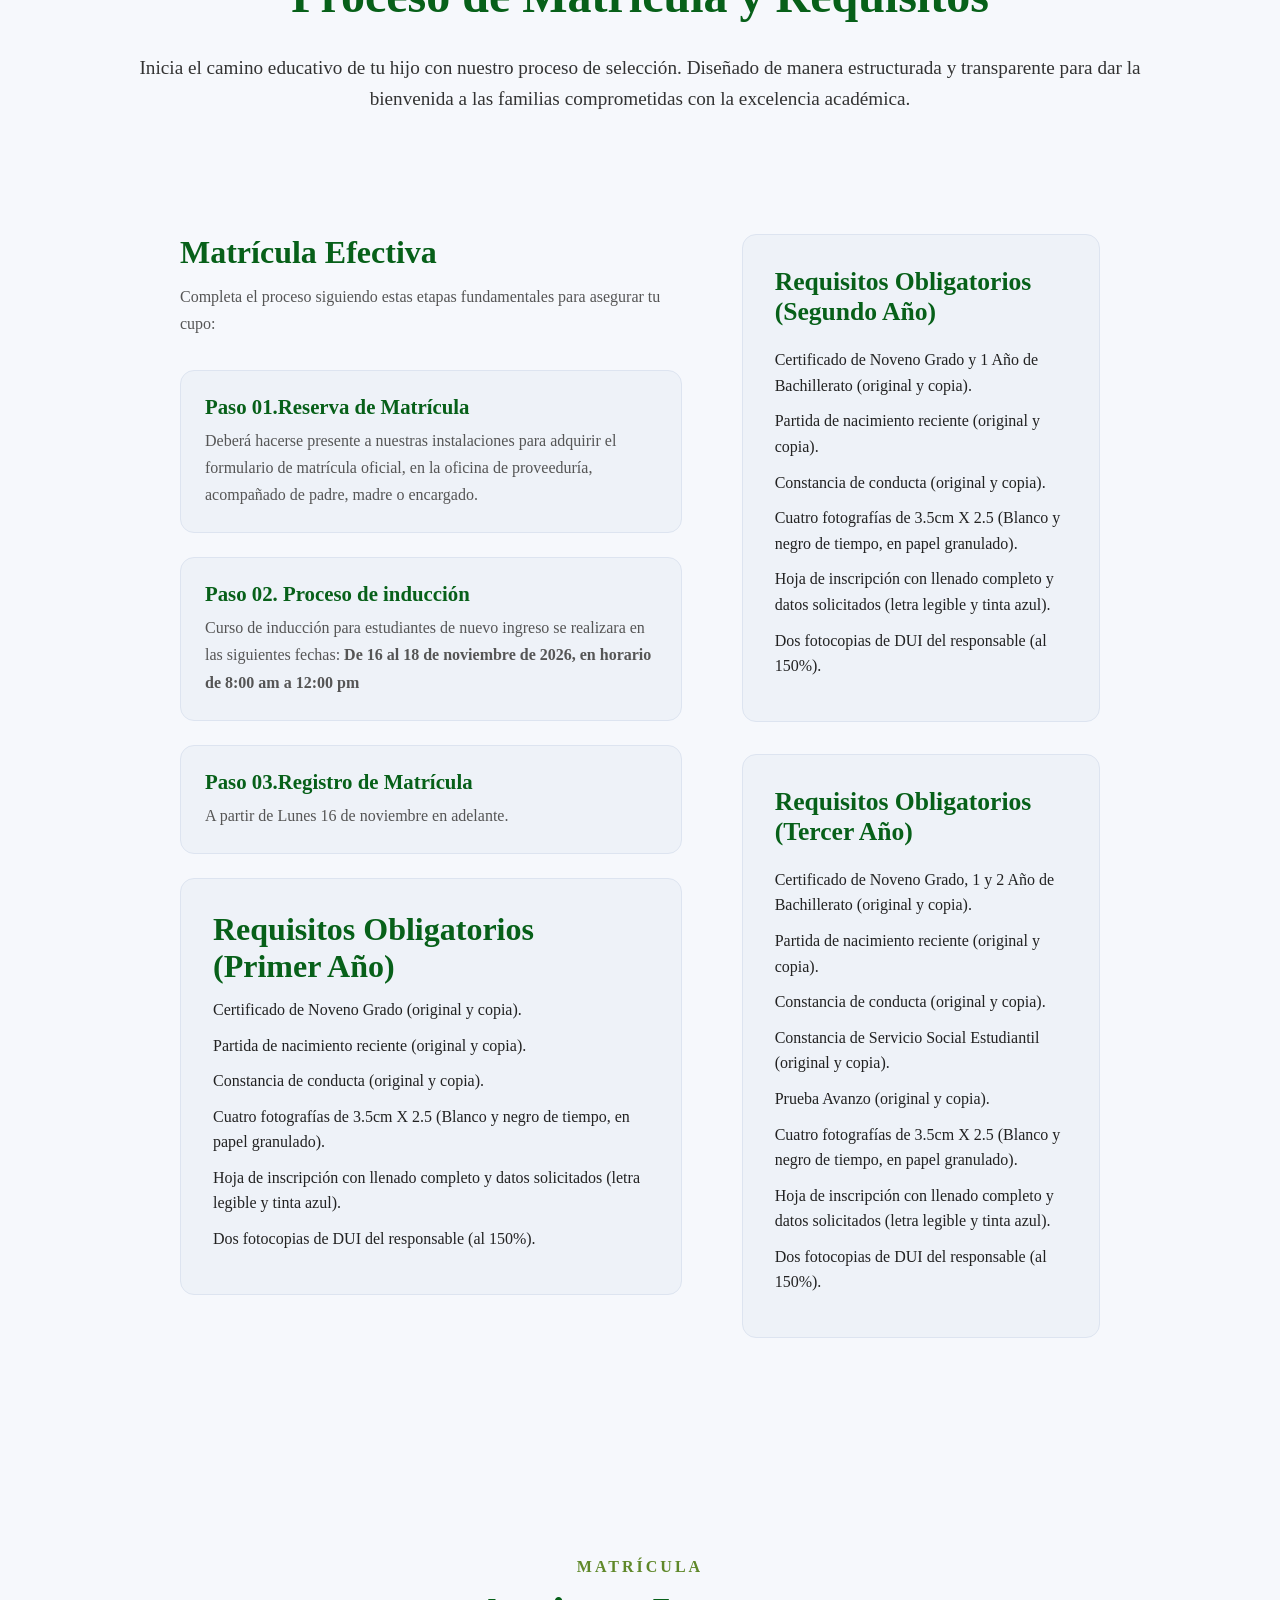
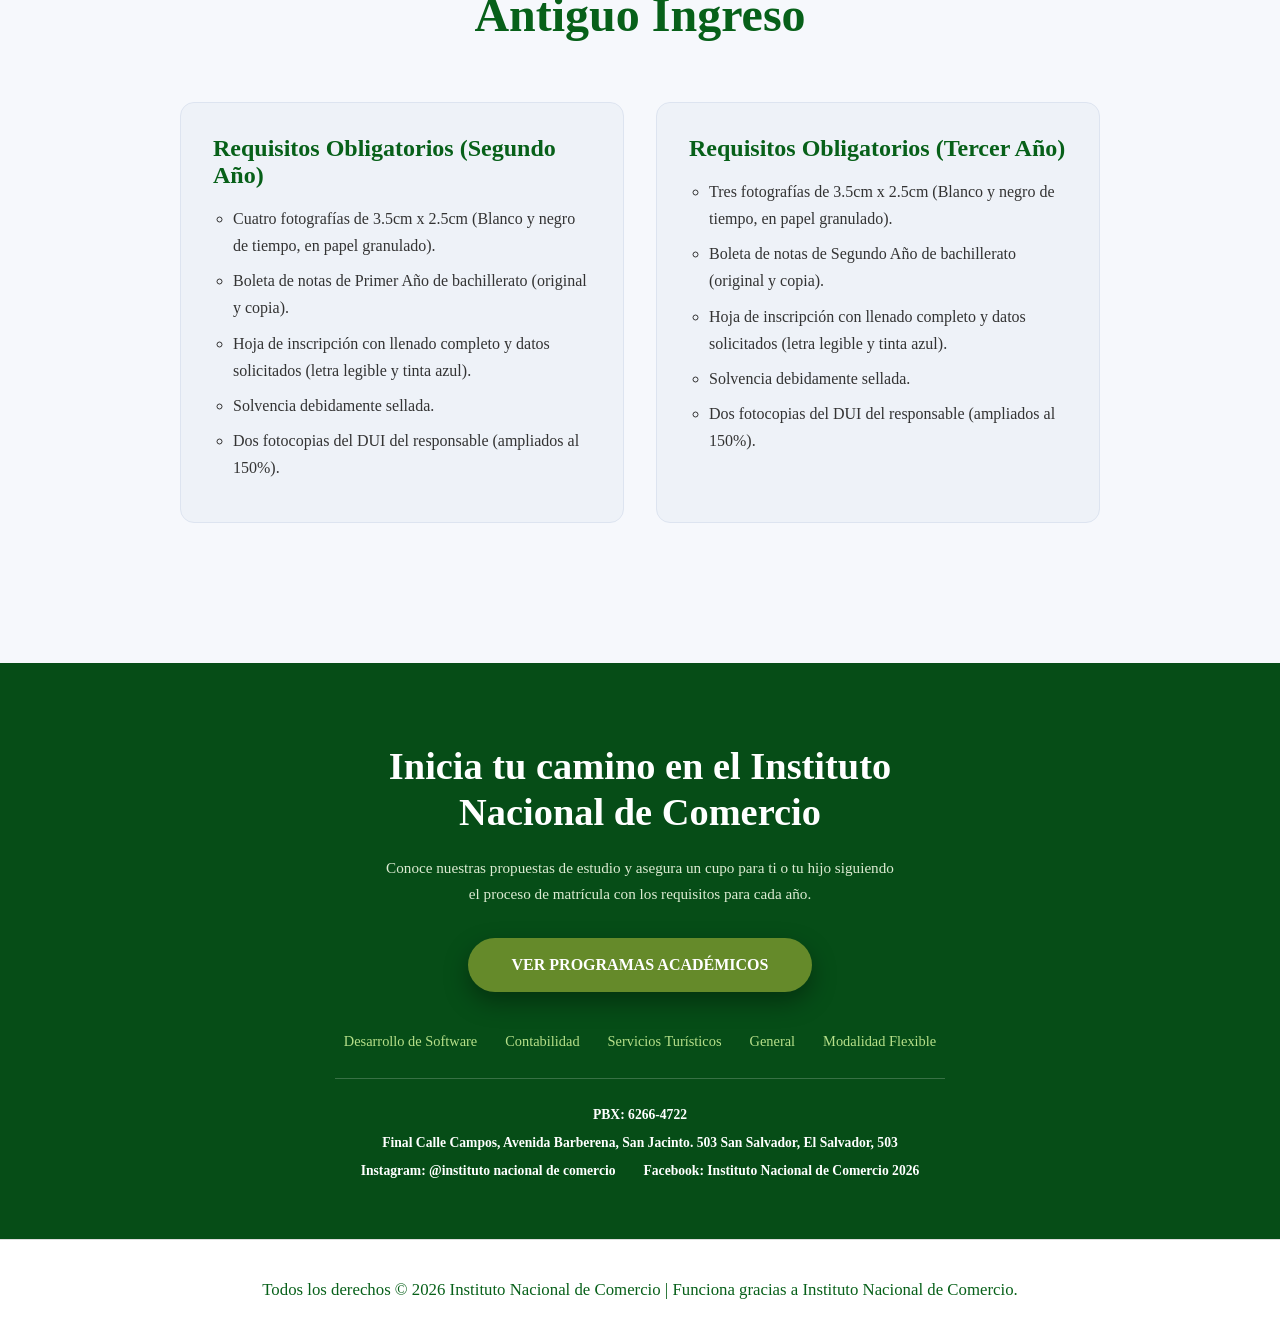
<file: Desarrollo de Software.html>
<!DOCTYPE html>
<html lang="es">
<head>
    <meta charset="utf-8">
    <meta name="viewport" content="width=device-width, initial-scale=1">
    <title>Instituto Nacional de Comercio</title>
    <link rel="stylesheet" href="style.css">
</head>
 
<body>
 
    
    <header class="main-header">
        <a href="index.html" class="logo">
            <img src="logo.png" alt="Instituto Nacional de Comercio">
        </a>
 
       <nav>
            <ul class="menu">
                <li class="has-submenu">
                    <a href="#">Institución</a>
                    <ul class="submenu">
                        <li><a href="historia.html">¿Quiénes somos?</a></li>
                    </ul>
                </li>

                <li class="has-submenu">
                    <a href="#">Académico</a>
                    <ul class="submenu">
                        <li class="has-submenu2">
                            <a href="#">Oferta Académica</a>
                            <ul class="submenu2">
                                <li><a href="Desarrollo de Software.html">Desarrollo de Software</a></li>
                                <li><a href="Asistente Contable.html">Contabilidad</a></li>
                                <li><a href="Hosteleria y turismo.html">Servicios Turísticos</a></li>
                                <li><a href="Bachillerato general.html">General</a></li>
                               
                            </ul>
                        </li>
                        <li><a href="Programa.html">Programa Académico</a></li>
                        <li><a href="Modalidad flexible.html">Modalidad Flexible</a></li>
                    </ul>
                </li>

                <li class="has-submenu">
                    <a href="#">Cultura</a>
                    <ul class="submenu">
                        <li><a href="Eventos.html">Grupos Artísticos</a></li>
                       
                    </ul>
                </li>
            </ul>
        </nav>
    </header>
 
    
    <section class="hero">
        <article class="hero-texto2">
            <p class="etiqueta-2">Instituto Nacional de Comercio</p>
            <h2>Bachillerato Vocacional en Desarrollo de Software</h2>
            <p class="descripcion">Potenciamos las capacidades académicas, tecnológicas y morales en jóvenes de bachillerato, guiándolos con excelencia para superar retos con valores firmes.</p>
            <p class="botones">
                <a href="Programa.html" class="btn btn-verde">Ver programa</a>
            </p>
        </article>
 
        <figure class="carrusel">
            <ul class="slides">
                <li><img src="dsw3.jpg" alt="Estudiantes de Desarrollo de Software"></li>
                <li><img src="dsw1.jpg" alt="Estudiantes de Desarrollo de Software"></li>
                <li><img src="dsw4.jpg" alt="Estudiantes de Desarrollo de Software"></li>
                <li><img src="dsw5.jpg" alt="Estudiantes de Desarrollo de Software"></li>
            </ul>
        </figure>
    </section>
 
   
    <section class="oferta">
        <header class="oferta-titulo">
            <p class="sobretitulo1">Bachiller</p>
            <h3>Nuestros Pilares de formación</h3>
        </header>
 
        <section class="Tarjetas-formacion">
            <ul class="formacion-grid">
                <li class="Formacion">
                    <span class="icono-for">&#128187;</span>
                    <h3>Tecnología para aprender haciendo</h3>
                    <p>Uso estratégico de herramientas digitales y proyectos de software para desarrollar el pensamiento crítico y la resolución de problemas.</p>
                </li>
 
                <li class="Formacion">
                    <span class="icono-for">&#127891;</span>
                    <h3>Excelencia Académica</h3>
                    <p>Formación rigurosa con altos estándares pedagógicos para preparar a los futuros profesionales.</p>
                </li>
 
                <li class="Formacion">
                    <span class="icono-for">&#129489;</span>
                    <h3>Valores y Disciplina</h3>
                    <p>Formación del carácter basada en el respeto, la responsabilidad, la disciplina y la convivencia armónica dentro y fuera del aula.</p>
                </li>
            </ul>
        </section>
    </section> 
 
    <!-- PROCESO DE MATRÍCULA -->
    <section class="oferta">
        <header class="oferta-titulo">
            <p class="sobretitulo">Matrícula 2027</p>
            <h2>Proceso de Matrícula y Requisitos</h2>
            <p class="descripcion-a">Inicia el camino educativo de tu hijo con nuestro proceso de selección. Diseñado de manera estructurada y transparente para dar la bienvenida a las familias comprometidas con la excelencia académica.</p>
        </header>
 
        <section class="Matricula">
 
            <!-- Columna izquierda -->
            <article class="Pasos">
                <h2>Matrícula Efectiva</h2>
                <p class="pasos-intro">Completa el proceso siguiendo estas etapas fundamentales para asegurar tu cupo:</p>
 
              <ol class="pasos-lista">
                    <li class="paso">
                        <h3>Paso 01.Reserva de Matrícula</h3>
                        <p>Deberá hacerse presente a nuestras instalaciones para adquirir el formulario de matrícula oficial, en la oficina de proveeduría, acompañado de padre, madre o encargado.</p>
                    </li>
 
                    <li class="paso">
                        <h3>Paso 02. Proceso de inducción</h3>
                        <p>Curso de inducción para estudiantes de nuevo ingreso se realizara en las siguientes fechas: <b>De 16 al 18 de noviembre de 2026, en horario de 8:00 am a 12:00 pm</b></p>
                    </li>
 
                    <li class="paso">
                        <h3>Paso 03.Registro de Matrícula</h3>
                        <p>A partir de Lunes 16 de noviembre en adelante.</p>
                    </li>
                </ol>
 
                <section class="caja3">
                    <h2>Requisitos Obligatorios (Primer Año)</h2>
                    <ul class="requisitos">
                        <li><span>Certificado de Noveno Grado (original y copia).</span></li>
                        <li><span>Partida de nacimiento reciente (original y copia).</span></li>
                        <li><span>Constancia de conducta (original y copia).</span></li>
                        <li><span>Cuatro fotografías de 3.5cm X 2.5 (Blanco y negro de tiempo, en papel granulado).</span></li>
                        <li><span>Hoja de inscripción con llenado completo y datos solicitados (letra legible y tinta azul).</span></li>
                        <li><span>Dos fotocopias de DUI del responsable (al 150%).</span></li>
                    </ul>
                </section>
            </article>
 
            <!-- Columna derecha -->
            <aside class="lateral">
 
                <section class="caja">
                    <h2>Requisitos Obligatorios (Segundo Año)</h2>
                    <ul class="requisitos">
                        <li><span>Certificado de Noveno Grado y 1 Año de Bachillerato (original y copia).</span></li>
                        <li><span>Partida de nacimiento reciente (original y copia).</span></li>
                        <li><span>Constancia de conducta (original y copia).</span></li>
                        <li><span>Cuatro fotografías de 3.5cm X 2.5 (Blanco y negro de tiempo, en papel granulado).</span></li>
                        <li><span>Hoja de inscripción con llenado completo y datos solicitados (letra legible y tinta azul).</span></li>
                        <li><span>Dos fotocopias de DUI del responsable (al 150%).</span></li>
                    </ul>
                </section>
 
                <section class="caja">
                    <h2>Requisitos Obligatorios (Tercer Año)</h2>
                    <ul class="requisitos">
                        <li><span>Certificado de Noveno Grado, 1 y 2 Año de Bachillerato (original y copia).</span></li>
                        <li><span>Partida de nacimiento reciente (original y copia).</span></li>
                        <li><span>Constancia de conducta (original y copia).</span></li>
                        <li><span>Constancia de Servicio Social Estudiantil (original y copia).</span></li>
                        <li><span>Prueba Avanzo (original y copia).</span></li>
                        <li><span>Cuatro fotografías de 3.5cm X 2.5 (Blanco y negro de tiempo, en papel granulado).</span></li>
                        <li><span>Hoja de inscripción con llenado completo y datos solicitados (letra legible y tinta azul).</span></li>
                        <li><span>Dos fotocopias de DUI del responsable (al 150%).</span></li>
                    </ul>
                </section>
 
            </aside>
        </section> 
    </section>
 
    <!-- ANTIGUO INGRESO -->
    <section class="oferta">
        <header class="oferta-titulo">
            <p class="sobretitulo1">Matrícula</p>
            <h3>Antiguo Ingreso</h3>
        </header>
 
        <ul class="antiguo-grid">
            <li class="antiguo-tarjeta">
                <h3>Requisitos Obligatorios (Segundo Año)</h3>
                <ul class="antiguo-lista">
                    <li>Cuatro fotografías de 3.5cm x 2.5cm (Blanco y negro de tiempo, en papel granulado).</li>
                    <li>Boleta de notas de Primer Año de bachillerato (original y copia).</li>
                    <li>Hoja de inscripción con llenado completo y datos solicitados (letra legible y tinta azul).</li>
                    <li>Solvencia debidamente sellada.</li>
                    <li>Dos fotocopias del DUI del responsable (ampliados al 150%).</li>
                </ul>
            </li>
 
            <li class="antiguo-tarjeta">
                <h3>Requisitos Obligatorios (Tercer Año)</h3>
                <ul class="antiguo-lista">
                    <li>Tres fotografías de 3.5cm x 2.5cm (Blanco y negro de tiempo, en papel granulado).</li>
                    <li>Boleta de notas de Segundo Año de bachillerato (original y copia).</li>
                    <li>Hoja de inscripción con llenado completo y datos solicitados (letra legible y tinta azul).</li>
                    <li>Solvencia debidamente sellada.</li>
                    <li>Dos fotocopias del DUI del responsable (ampliados al 150%).</li>
                </ul>
            </li>
        </ul>
    </section> 
 
    

<section class="cierre">
    <h2>Inicia tu camino en el Instituto Nacional de Comercio</h2>
    <p class="cierre-texto">Conoce nuestras propuestas de estudio y asegura un cupo para ti o tu hijo siguiendo el proceso de matrícula con los requisitos para cada año.</p>
    <a href="Programa.html" class="cierre-boton">Ver Programas académicos</a>

    <ul class="cierre-programas">
    <li><a href="Desarrollo de Software.html">Desarrollo de Software</a></li>
    <li><a href="Asistente Contable.html">Contabilidad</a></li>
    <li><a href="Hosteleria y turismo.html">Servicios Turísticos</a></li>
    <li><a href="Bachillerato general.html">General</a></li>
    <li><a href="Modalidad flexible.html">Modalidad Flexible</a></li>
</ul>

    <address class="cierre-contacto">
        <p>PBX: 6266-4722</p>
        <p>Final Calle Campos, Avenida Barberena, San Jacinto. 503 San Salvador, El Salvador, 503</p>
         <p></i><a href="https://www.instagram.com/institutonacionaldecomercio" target="_blank" rel="noopener"> Instagram: @instituto nacional de comercio</a></p>
    <p></i><a href="https://www.facebook.com/p/Instituto-Nacional-de-Comercio-2026-100089219903993/?locale=es_LA" target="_blank" rel="noopener"> Facebook: Instituto Nacional de Comercio 2026</a></p>
    </address>
</section>
    
    <footer class="footer">
        <p>Todos los derechos &copy; 2026 Instituto Nacional de Comercio | Funciona gracias a Instituto Nacional de Comercio.</p>
    </footer>
 
</body>
</html>
</file>
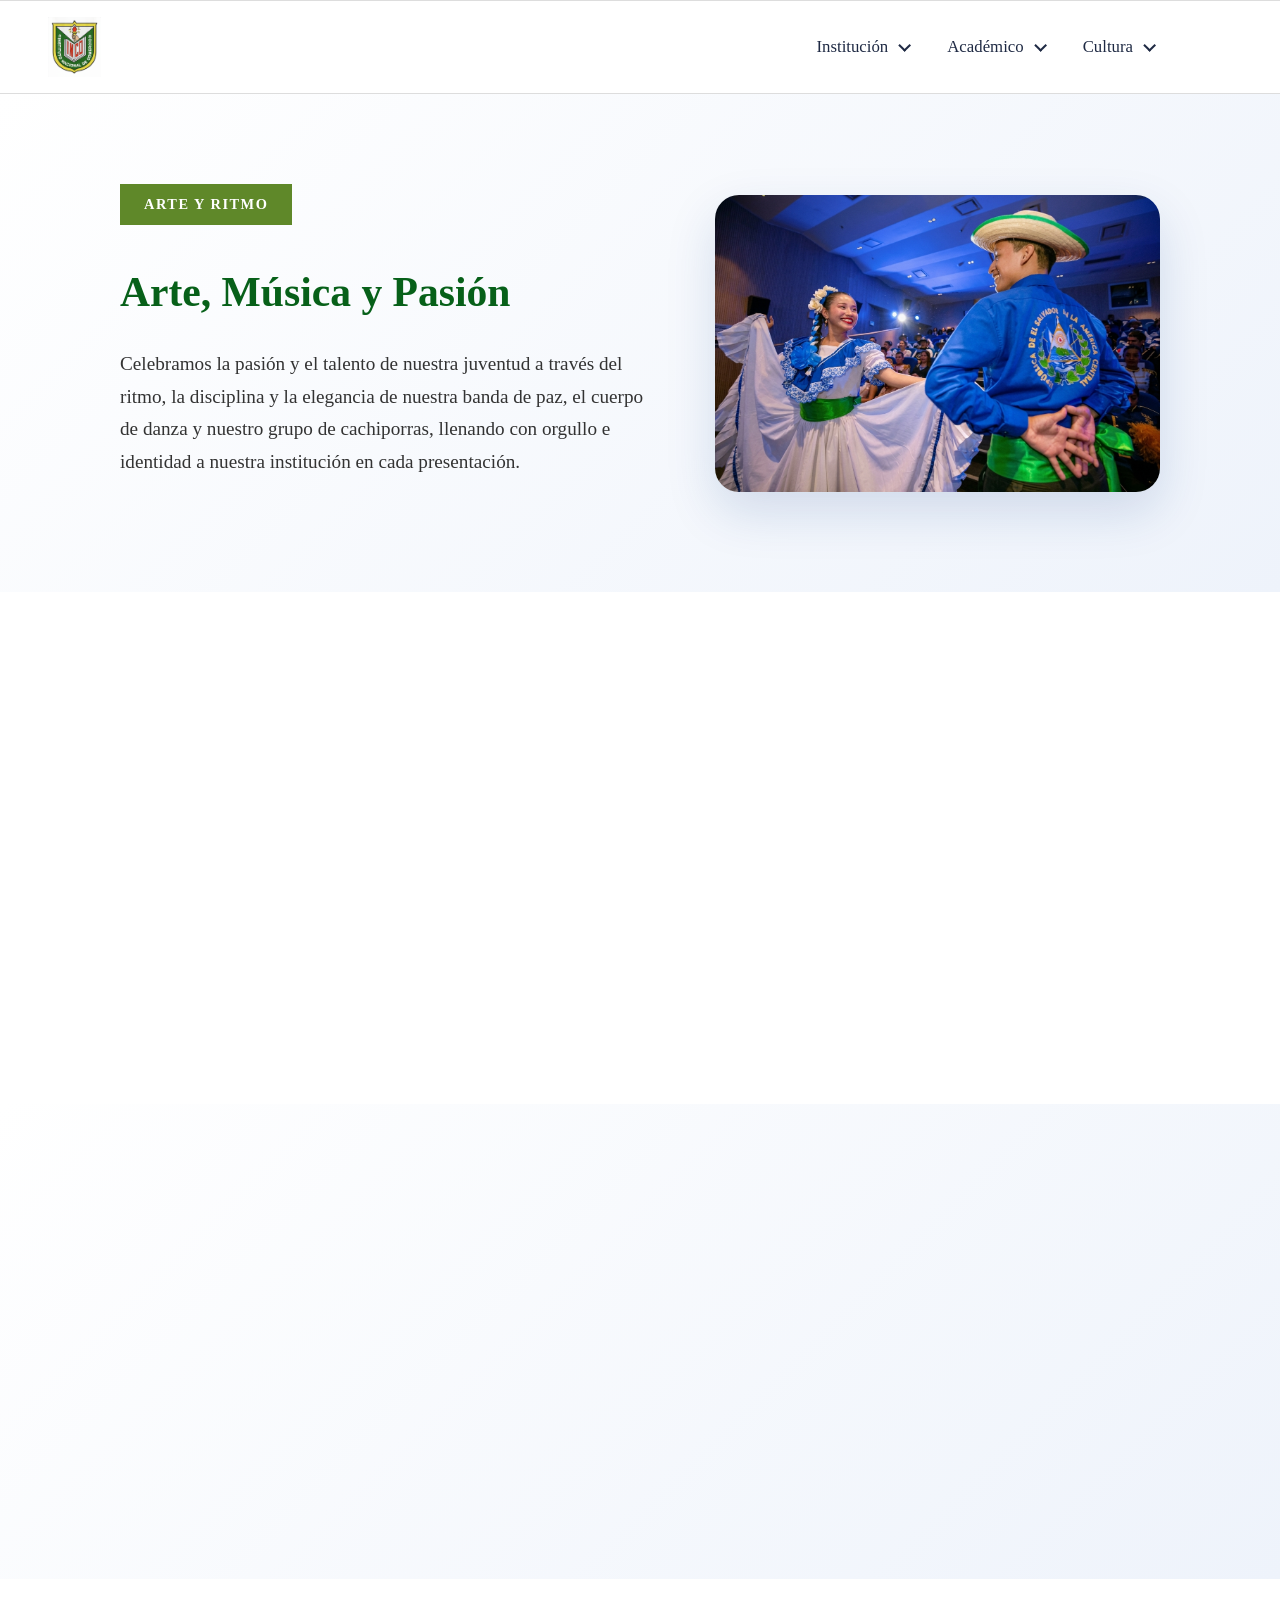
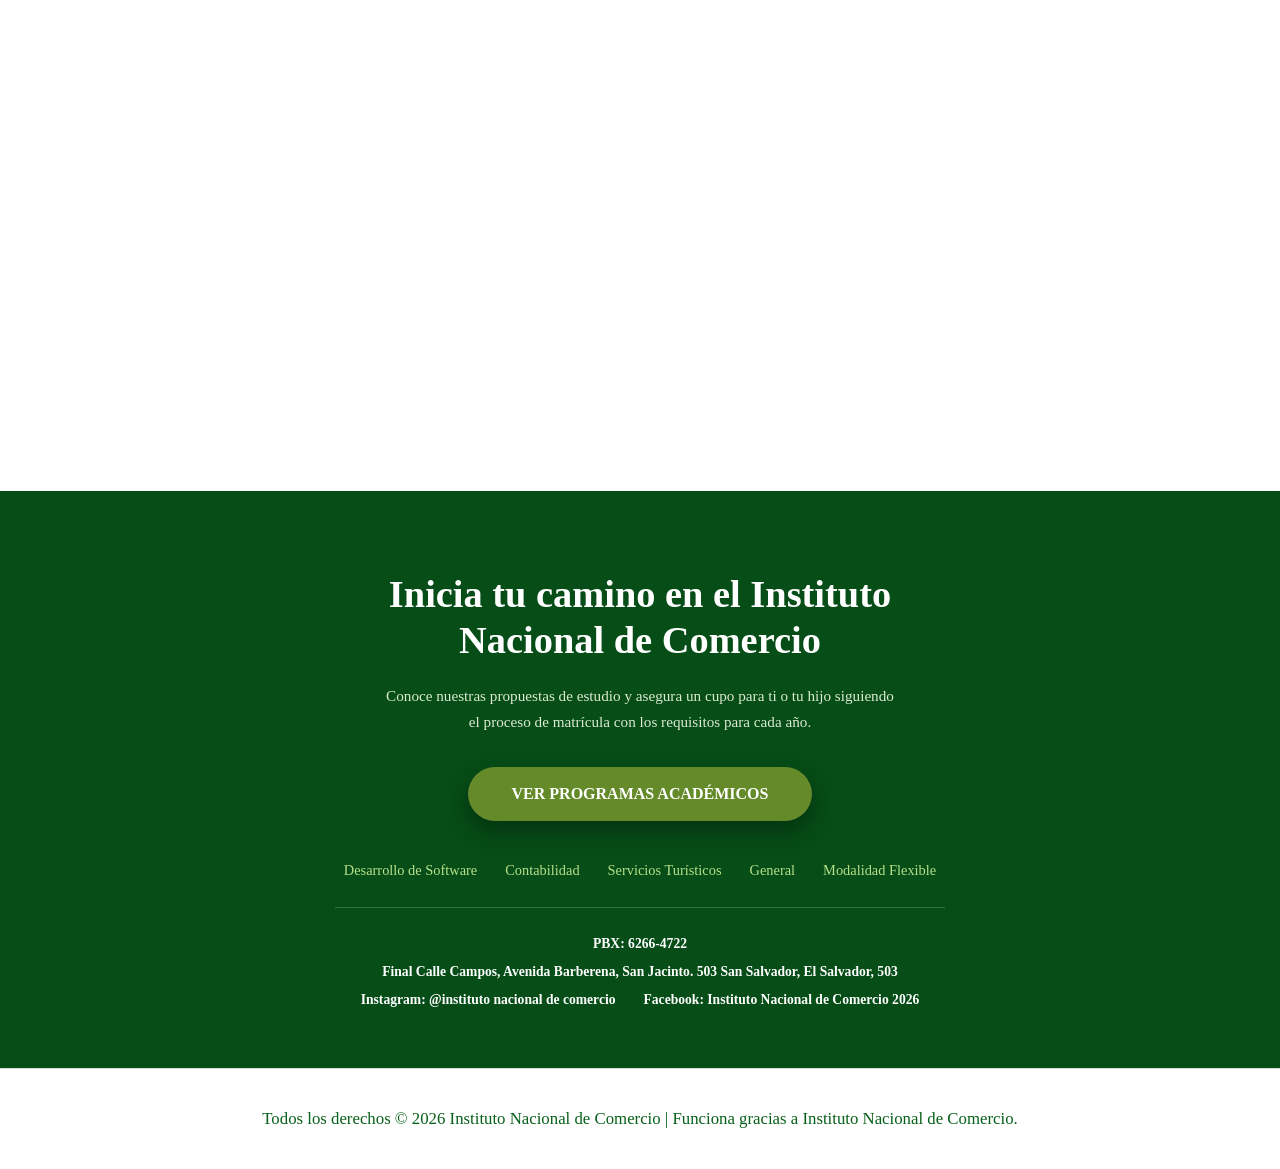
<file: Eventos.html>
<!DOCTYPE html>
<html lang="es">
<head>
    <meta charset="utf-8">
    <meta name="viewport" content="width=device-width, initial-scale=1">
    <title>Instituto Nacional de Comercio</title>
    <link rel="stylesheet" href="style.css">
</head>
 
<body>
    <header class="main-header">
        <a href="index.html" class="logo">
            <img src="logo.png" alt="Instituto Nacional de Comercio">
        </a>
 
        <nav>
            <ul class="menu">
                <li class="has-submenu">
                    <a href="#">Institución</a>
                    <ul class="submenu">
                        <li><a href="historia.html">¿Quiénes somos?</a></li>
                    </ul>
                </li>

                <li class="has-submenu">
                    <a href="#">Académico</a>
                    <ul class="submenu">
                        <li class="has-submenu2">
                            <a href="#">Oferta Académica</a>
                            <ul class="submenu2">
                                <li><a href="Desarrollo de Software.html">Desarrollo de Software</a></li>
                                <li><a href="Asistente Contable.html">Contabilidad</a></li>
                                <li><a href="Hosteleria y turismo.html">Servicios Turísticos</a></li>
                                <li><a href="Bachillerato general.html">General</a></li>
                               
                            </ul>
                        </li>
                        <li><a href="Programa.html">Programa Académico</a></li>
                        <li><a href="Modalidad flexible.html">Modalidad Flexible</a></li>
                    </ul>
                </li>

                <li class="has-submenu">
                    <a href="#">Cultura</a>
                    <ul class="submenu">
                        <li><a href="Eventos.html">Grupos Artísticos</a></li>
                       
                    </ul>
                </li>
            </ul>
        </nav>
    </header>

    <section class="hero">
    <article class="hero-texto2">
            <p class="etiqueta-2">Arte y Ritmo</p>
            <h2>Arte, Música y Pasión</h2>
        <p class="descripcion">Celebramos la pasión y el talento de nuestra juventud a través del ritmo, la disciplina y la elegancia de nuestra banda de paz, el cuerpo de danza y nuestro grupo de cachiporras, llenando con orgullo e identidad a nuestra institución en cada presentación.</p>
        
        </p>
    </article>

    <figure class="carrusel">
            <ul class="slides">
                <li><img src="danza.jpg" alt="Danza folklorica"></li>
                <li><img src="grupo.jpg" alt="Estudiantes de grupos artísticos de la institución"></li>
                <li><img src="banda.jpg" alt="Estudiantes de banda de paz"></li>
                <li><img src="cachi.jpg" alt="Estudiantes de cachiporras"></li>
            </ul>
        </figure>
</section>


<section class="hero2 hero-animado">
    <article class="intro-texto">
        <p class="etiqueta"> Elegancia </p>
        <h1>Danza</h1>
        <p class="descripcion">Expresión corporal, arte y tradición en movimiento. El grupo de danza destaca por su talento escénico, montando coreografías que fusionan la cultura nacional y moderna, fomentando el compañerismo y la creatividad artística de los estudiantes. </p>

    </article>
    <figure class="combo-imagen2">
        <img src="danza2.jpg" alt="Danza folklorica">
    </figure>
</section>


<section class="hero-invertido hero-animado">
    <article class="intro-texto">
        <p class="etiqueta"> Ritmo </p>
        <h1>Banda de Paz</h1>
        <p class="descripcion">Energía, disciplina y precisión musical. Nuestros talentosos músicos interpretan uan gran variedad de ritmos y marchas con instrumentos de viento y percusión, representando con orgullo y distinción a la institución en cada acto. </p>

    </article>
    <figure class="combo-imagen2">
        <img src="banda3.jpg" alt="banda de paz">
    </figure>
</section>


<section class="hero2 hero-animado">
    <article class="intro-texto">
        <p class="etiqueta"> Energía </p>
        <h1>Cachiporras</h1>
        <p class="descripcion">Elegancia, gracia y coordinación visual. El cuerpo de cachiporras se presenta con alegría y dinamismo, marcando cada compás y cautivando al público con coreografías llenas de energía que realzan su pasión. </p>

    </article>
    <figure class="combo-imagen2">
        <img src="cachi2.jpg" alt="Cachiporras de la institución">
    </figure>
</section>




<section class="cierre">
    <h2>Inicia tu camino en el Instituto Nacional de Comercio</h2>
    <p class="cierre-texto">Conoce nuestras propuestas de estudio y asegura un cupo para ti o tu hijo siguiendo el proceso de matrícula con los requisitos para cada año.</p>
    <a href="Programa.html" class="cierre-boton">Ver Programas académicos</a>

    <ul class="cierre-programas">
    <li><a href="Desarrollo de Software.html">Desarrollo de Software</a></li>
    <li><a href="Asistente Contable.html">Contabilidad</a></li>
    <li><a href="Hosteleria y turismo.html">Servicios Turísticos</a></li>
    <li><a href="Bachillerato general.html">General</a></li>
    <li><a href="Modalidad flexible.html">Modalidad Flexible</a></li>
</ul>

    <address class="cierre-contacto">
        <p>PBX: 6266-4722</p>
        <p>Final Calle Campos, Avenida Barberena, San Jacinto. 503 San Salvador, El Salvador, 503</p>
         <p></i><a href="https://www.instagram.com/institutonacionaldecomercio" target="_blank" rel="noopener"> Instagram: @instituto nacional de comercio</a></p>
    <p></i><a href="https://www.facebook.com/p/Instituto-Nacional-de-Comercio-2026-100089219903993/?locale=es_LA" target="_blank" rel="noopener"> Facebook: Instituto Nacional de Comercio 2026</a></p>
    </address>
</section>

<footer class="footer">
        <p>Todos los derechos &copy; 2026 Instituto Nacional de Comercio | Funciona gracias a Instituto Nacional de Comercio.</p>
    </footer>
</body>
</file>
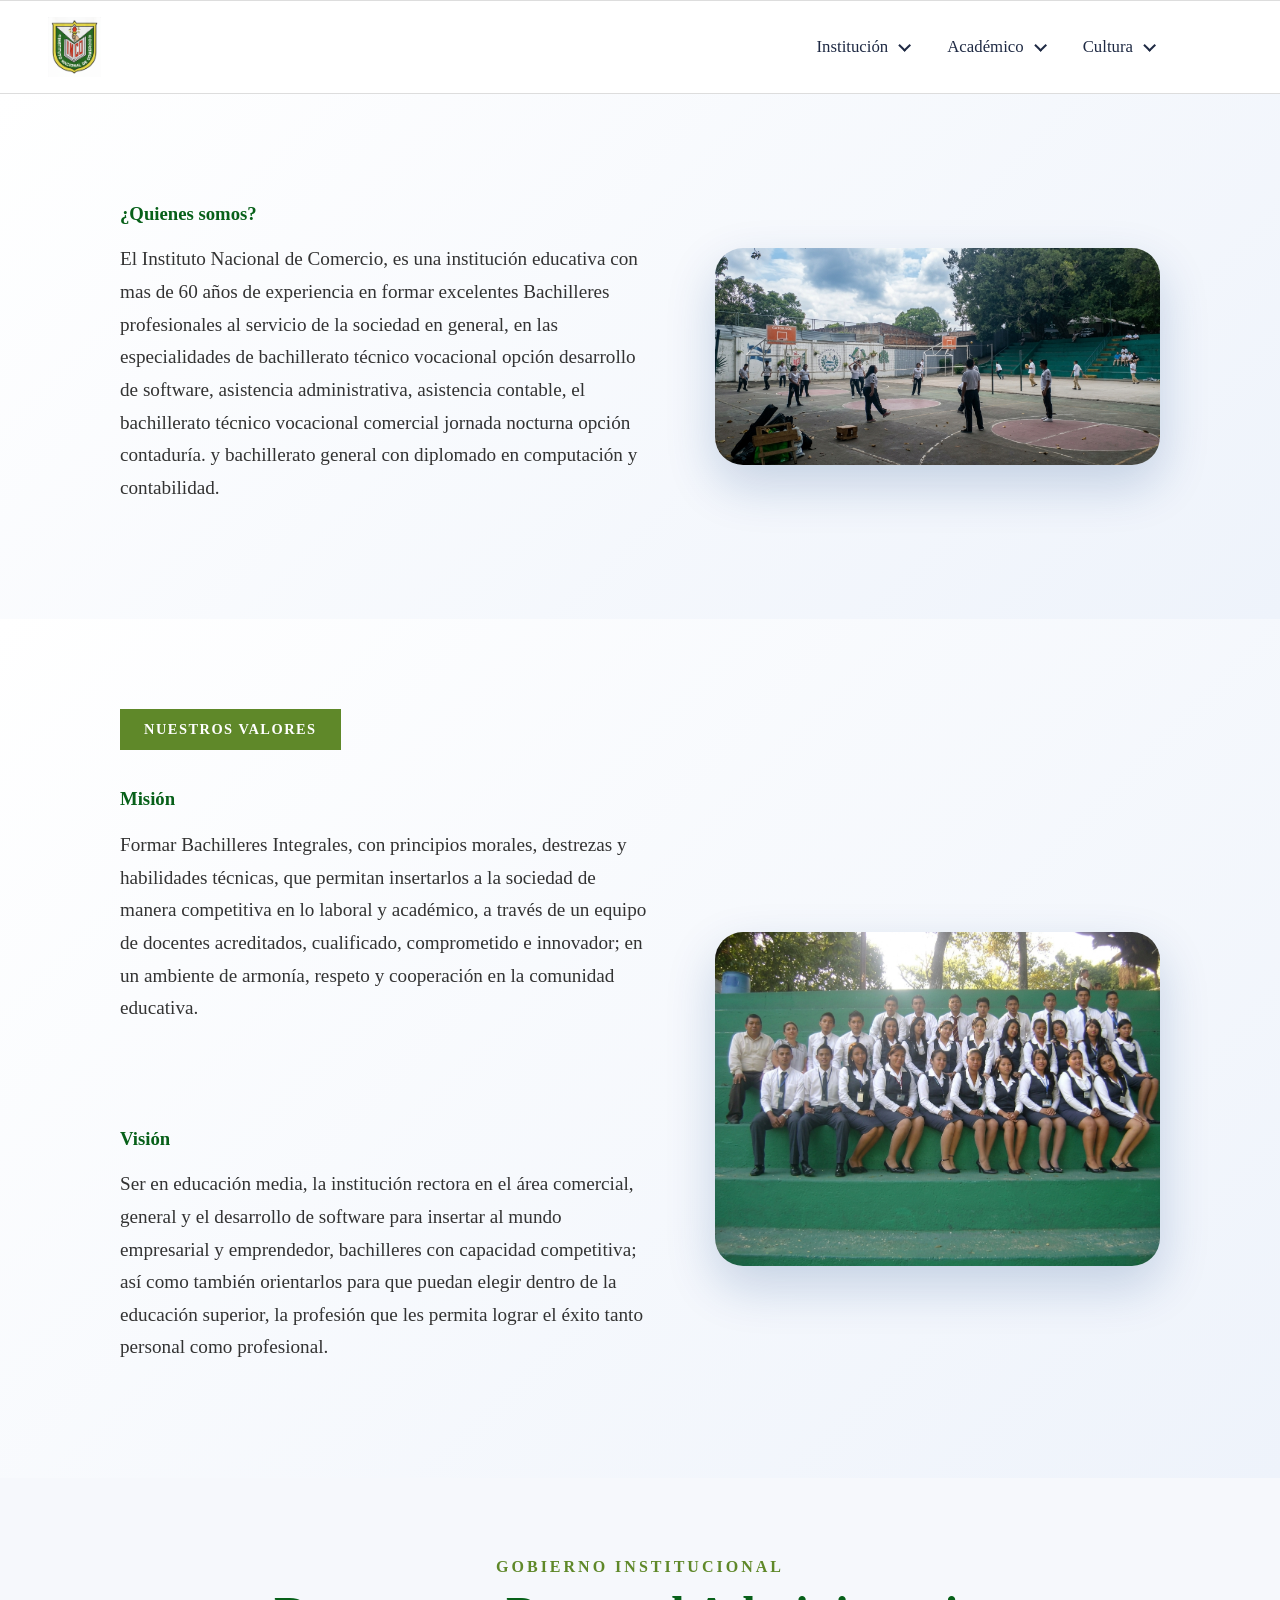
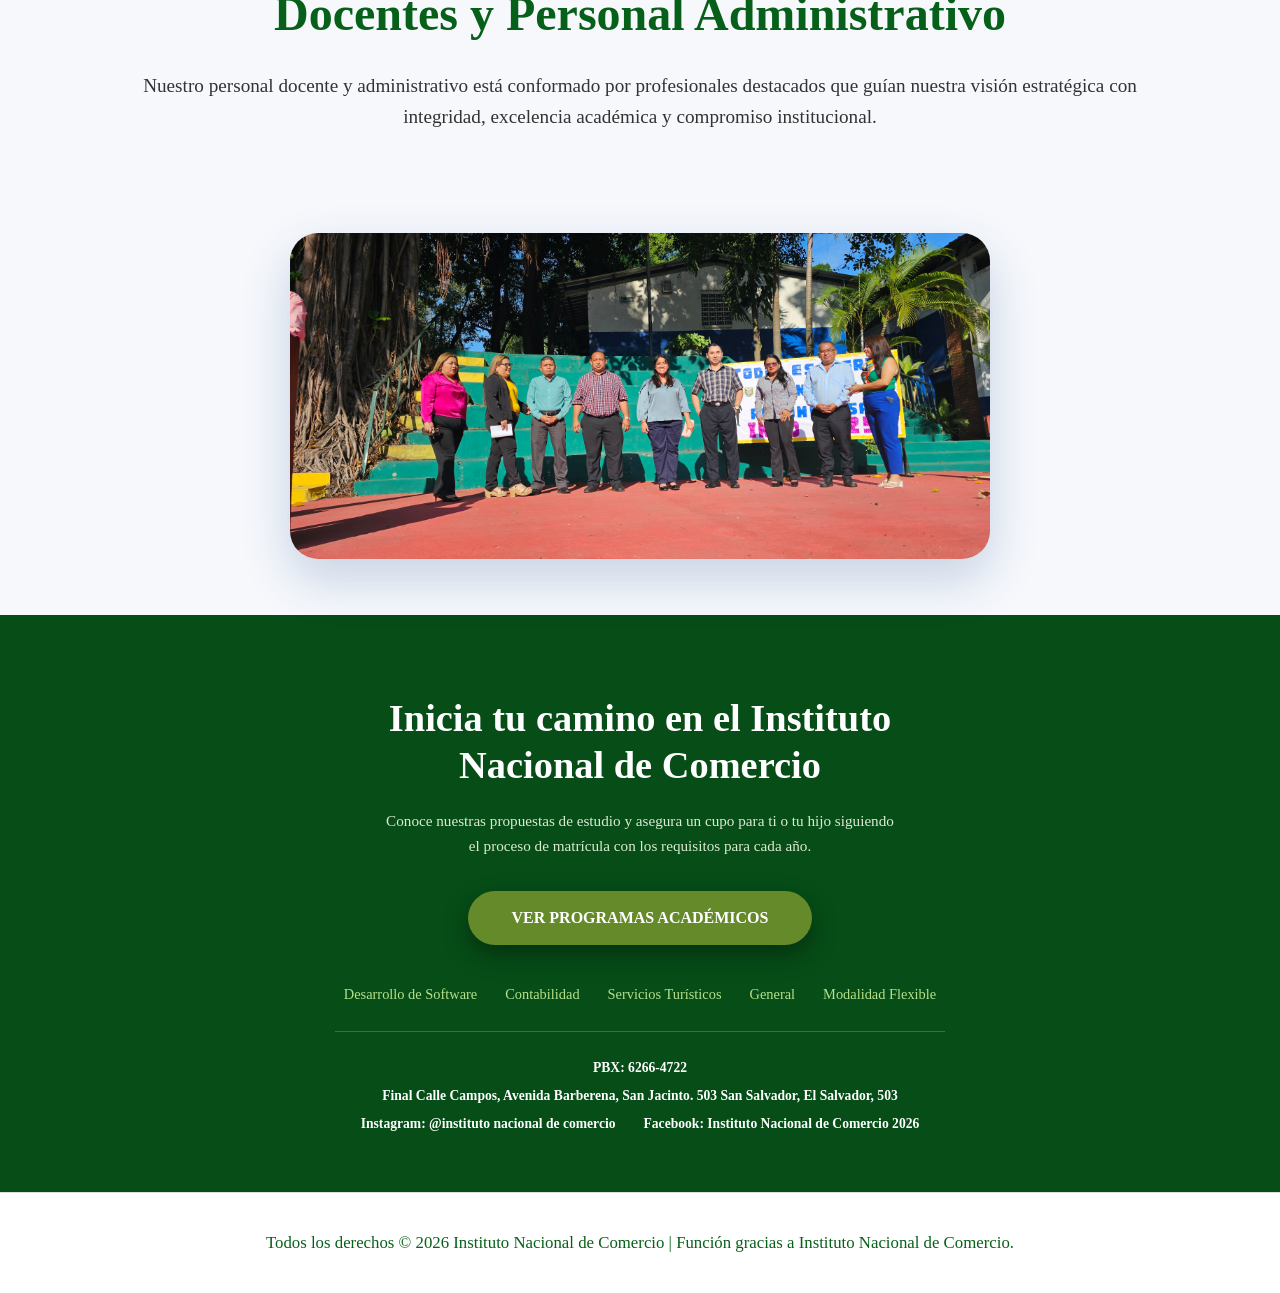
<file: historia.html>
<!DOCTYPE html>
<html lang="es">
    <head>
        <meta charset="utf-8">
        <meta name="viewport" content="width=device-width, initial-scale=1">
        <title>Instituto Nacional de Comercio</title>
        <link rel="stylesheet" href="style.css">
         
        </head>
       
        <body>
        <header class="main-header">
            <a href="index.html" class="logo">
            <img src="logo.png" alt="Instituto Nacional de comercio"></a>

           <nav>
            <ul class="menu">
                <li class="has-submenu">
                    <a href="#">Institución</a>
                    <ul class="submenu">
                        <li><a href="historia.html">¿Quiénes somos?</a></li>
                    </ul>
                </li>

                <li class="has-submenu">
                    <a href="#">Académico</a>
                    <ul class="submenu">
                        <li class="has-submenu2">
                            <a href="#">Oferta Académica</a>
                            <ul class="submenu2">
                                <li><a href="Desarrollo de Software.html">Desarrollo de Software</a></li>
                                <li><a href="Asistente Contable.html">Contabilidad</a></li>
                                <li><a href="Hosteleria y turismo.html">Servicios Turísticos</a></li>
                                <li><a href="Bachillerato general.html">General</a></li>
                               
                            </ul>
                        </li>
                        <li><a href="Programa.html">Programa Académico</a></li>
                        <li><a href="Modalidad flexible.html">Modalidad Flexible</a></li>
                    </ul>
                </li>

                <li class="has-submenu">
                    <a href="#">Cultura</a>
                    <ul class="submenu">
                        <li><a href="Eventos.html">Grupos Artísticos</a></li>
                       
                    </ul>
                </li>
            </ul>
        </nav>
         </header>


         <section class="hero">
    <article class="intro-texto">
        <h1>¿Quienes somos?</h1>
        <p class="descripcion">El Instituto Nacional de Comercio, es una institución educativa con mas de 60 años de experiencia en formar excelentes Bachilleres profesionales al servicio de la sociedad en general, en las especialidades de bachillerato técnico vocacional opción desarrollo de software, asistencia administrativa, asistencia contable, el bachillerato técnico vocacional comercial jornada nocturna opción contaduría. y bachillerato general con diplomado en computación y contabilidad.</p>

    </article>

    <figure class="hero-imagen">
        <img src="image_b9c6ef61.jpg" alt="Institución educativa">
    </figure>
</section>

<section class="hero">
    <article class="intro-texto">
        <p class="etiqueta"> Nuestros Valores </p>
        <h1>Misión</h1>
        <p class="descripcion">Formar Bachilleres Integrales, con principios morales, destrezas y habilidades técnicas, que permitan insertarlos a la sociedad de manera competitiva en lo laboral y académico, a través de un equipo de docentes acreditados, cualificado, comprometido e innovador; en un ambiente de armonía, respeto y cooperación en la comunidad educativa. </p>

    </article>
    <figure class="combo-imagen">
        <img src="image_cf9bf107.jpg" alt="Estudiantes de contabilidad">
    </figure>

    <article class="intro-texto">
        <h1>Visión</h1>
        <p class="descripcion">Ser en educación media, la institución rectora en el área comercial, general y el desarrollo de software para insertar al mundo empresarial y emprendedor, bachilleres con capacidad competitiva; así como también orientarlos para que puedan elegir dentro de la educación superior, la profesión que les permita lograr el éxito tanto personal como profesional.</p>
    </article>
</section>

<section class="oferta">
    <header class="oferta-titulo">
        <p class="sobretitulo">Gobierno Institucional</p>
        <h2>Docentes y Personal Administrativo</h2>

        <p class="descripcion-a">Nuestro personal docente y administrativo está conformado por profesionales destacados que guían nuestra visión estratégica con integridad, excelencia académica y compromiso institucional.</p>
    </header>

 <figure class="combo-imagen-1">
        <img src="imagen 2.jpg" alt="Docentes de la institución">
    </figure>
</section>



<section class="cierre">
    <h2>Inicia tu camino en el Instituto Nacional de Comercio</h2>
    <p class="cierre-texto">Conoce nuestras propuestas de estudio y asegura un cupo para ti o tu hijo siguiendo el proceso de matrícula con los requisitos para cada año.</p>
    <a href="Programa.html" class="cierre-boton">Ver Programas académicos</a>

    <ul class="cierre-programas">
    <li><a href="Desarrollo de Software.html">Desarrollo de Software</a></li>
    <li><a href="Asistente Contable.html">Contabilidad</a></li>
    <li><a href="Hosteleria y turismo.html">Servicios Turísticos</a></li>
    <li><a href="Bachillerato general.html">General</a></li>
    <li><a href="Modalidad flexible.html">Modalidad Flexible</a></li>
</ul>

    <address class="cierre-contacto">
        <p>PBX: 6266-4722</p>
        <p>Final Calle Campos, Avenida Barberena, San Jacinto. 503 San Salvador, El Salvador, 503</p>
         <p></i><a href="https://www.instagram.com/institutonacionaldecomercio" target="_blank" rel="noopener"> Instagram: @instituto nacional de comercio</a></p>
    <p></i><a href="https://www.facebook.com/p/Instituto-Nacional-de-Comercio-2026-100089219903993/?locale=es_LA" target="_blank" rel="noopener"> Facebook: Instituto Nacional de Comercio 2026</a></p>
    </address>
</section>
    
<footer class="footer">
    <p>Todos los derechos &copy; 2026 Instituto Nacional de Comercio | Función gracias a Instituto Nacional de Comercio.</p>
</footer>

            
    </body>
</file>
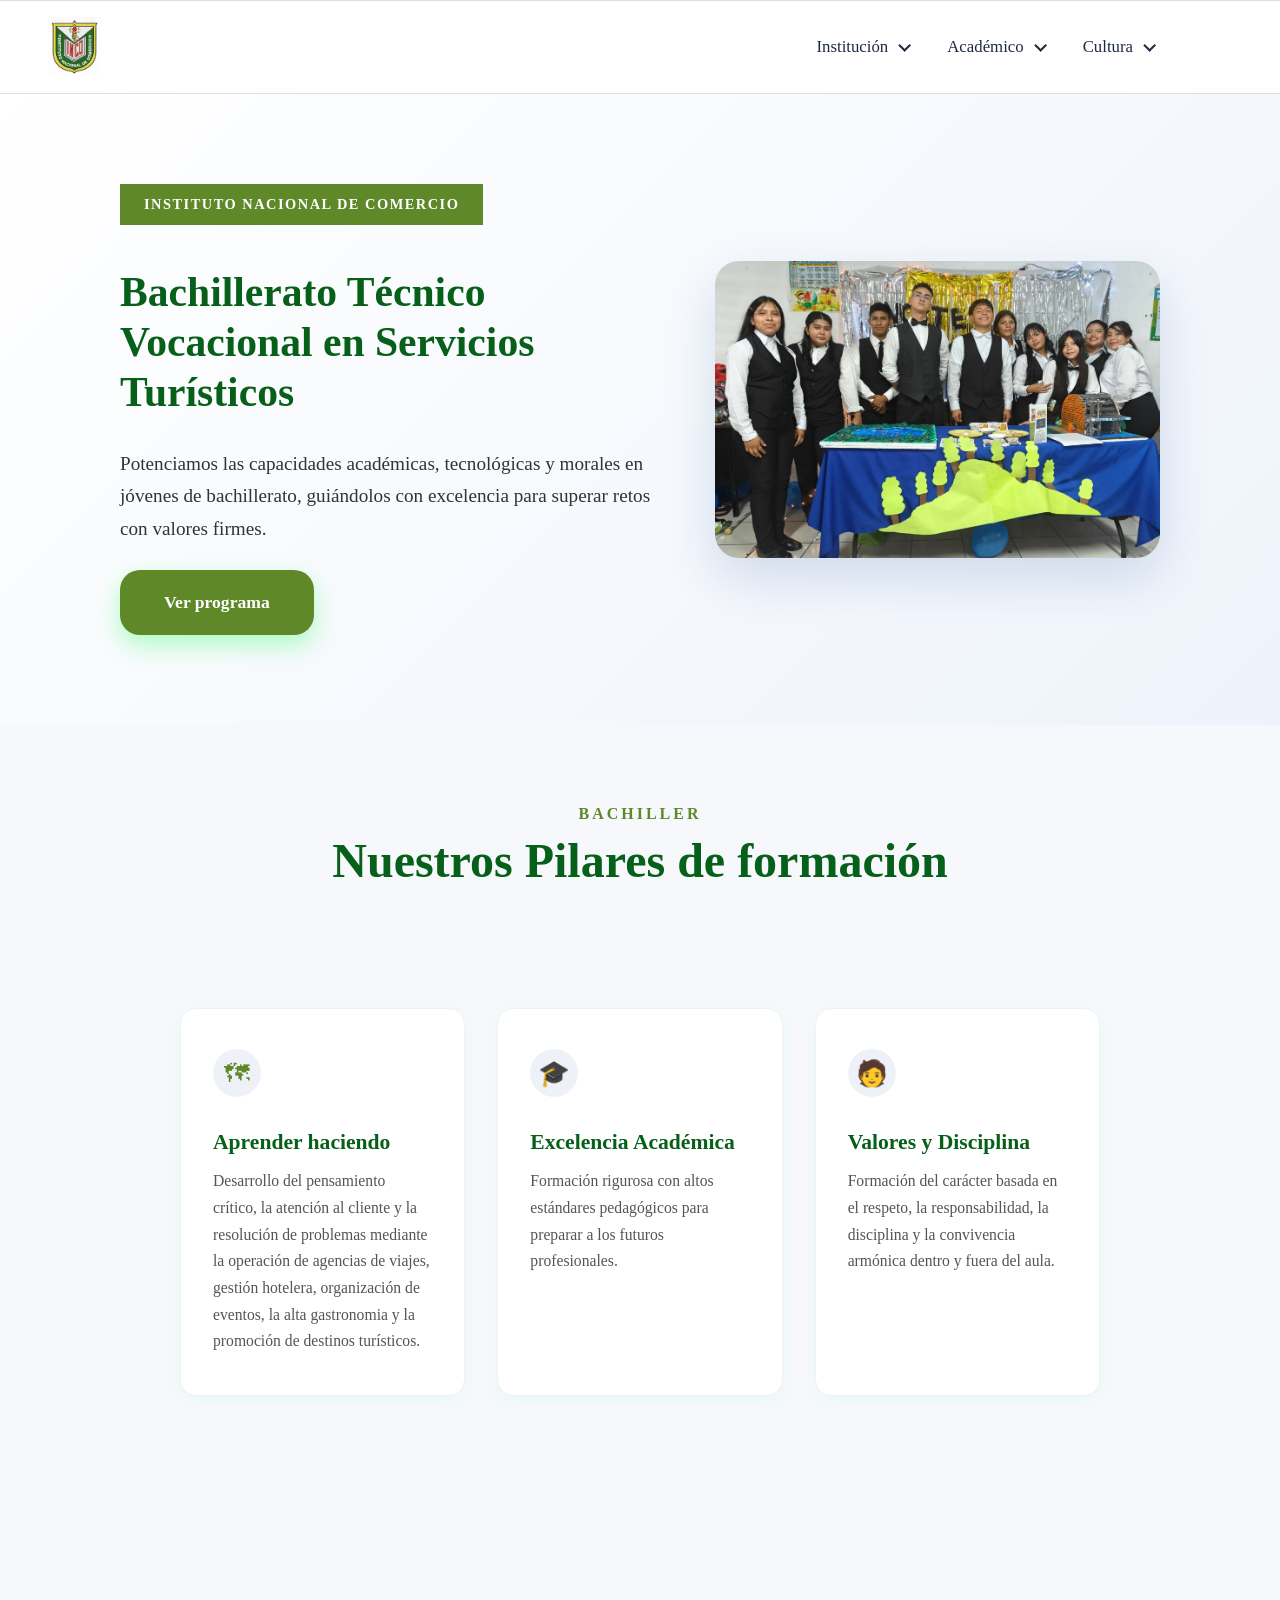
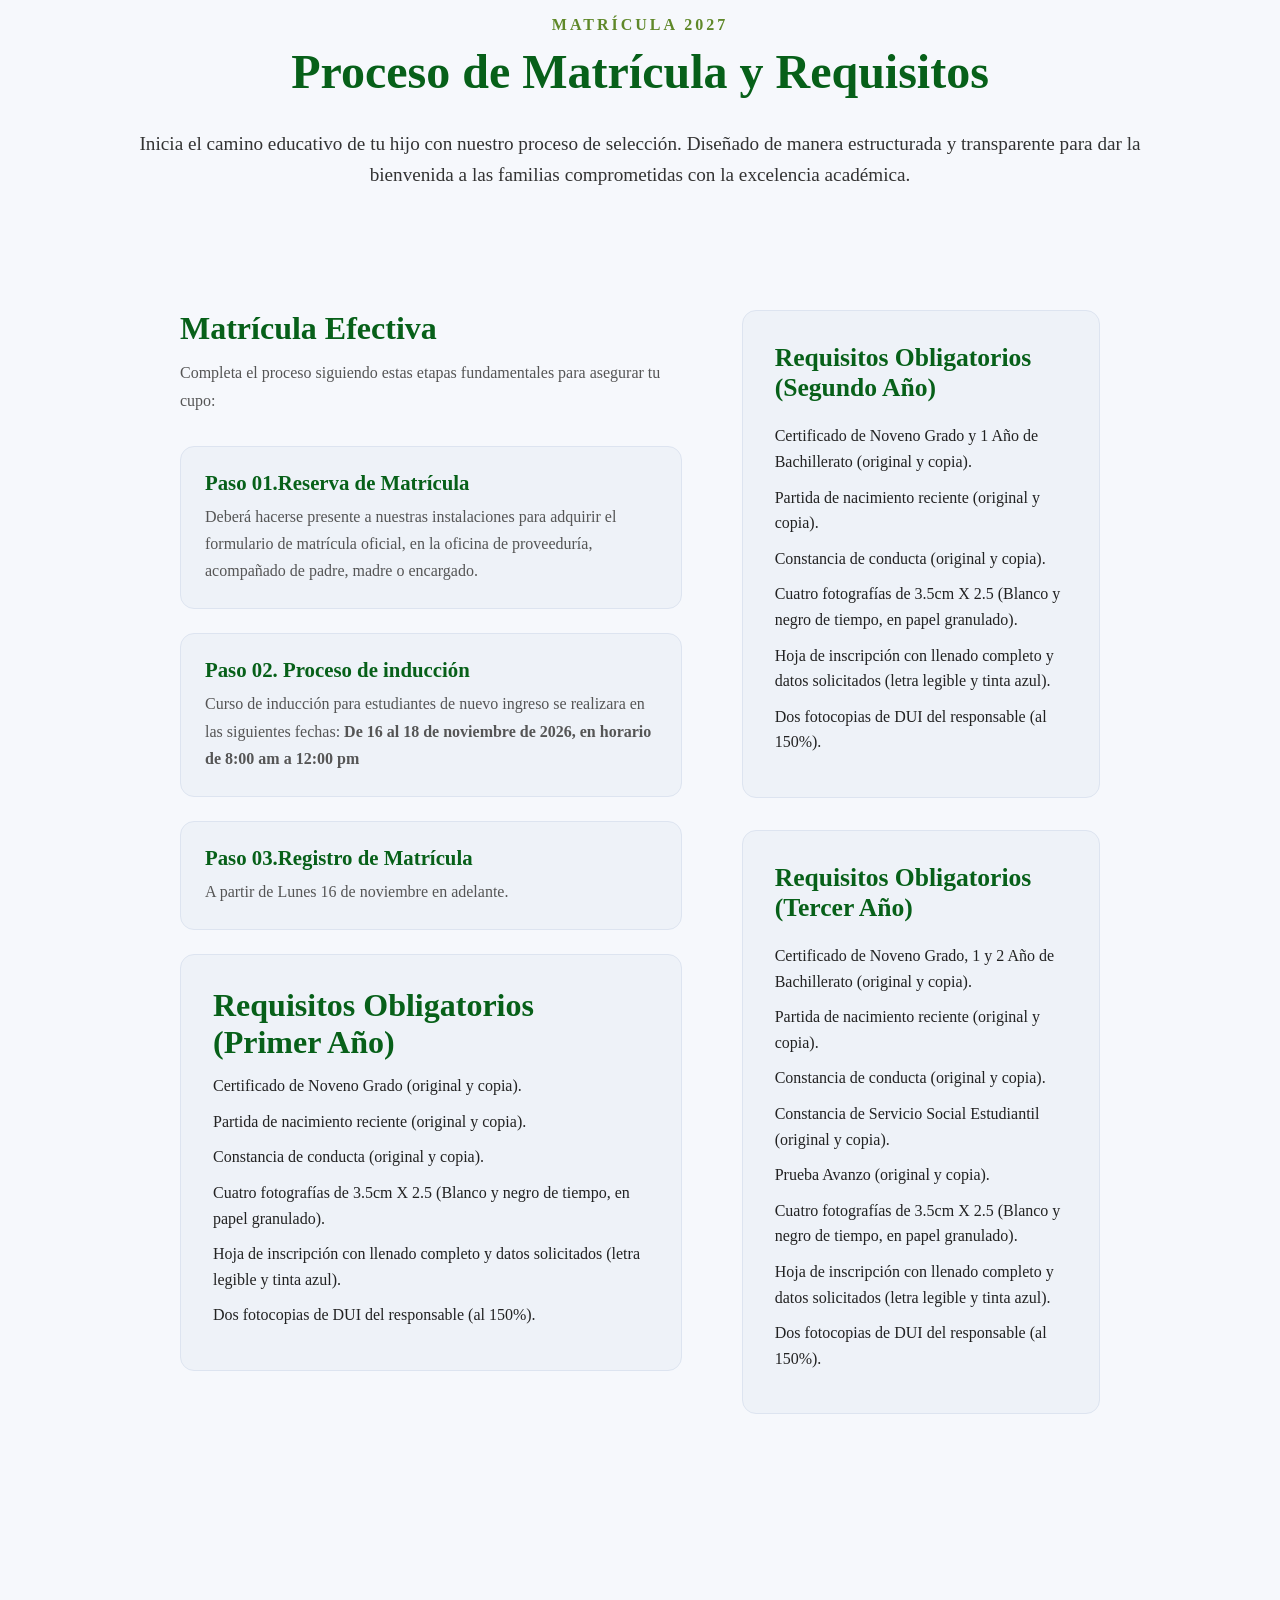
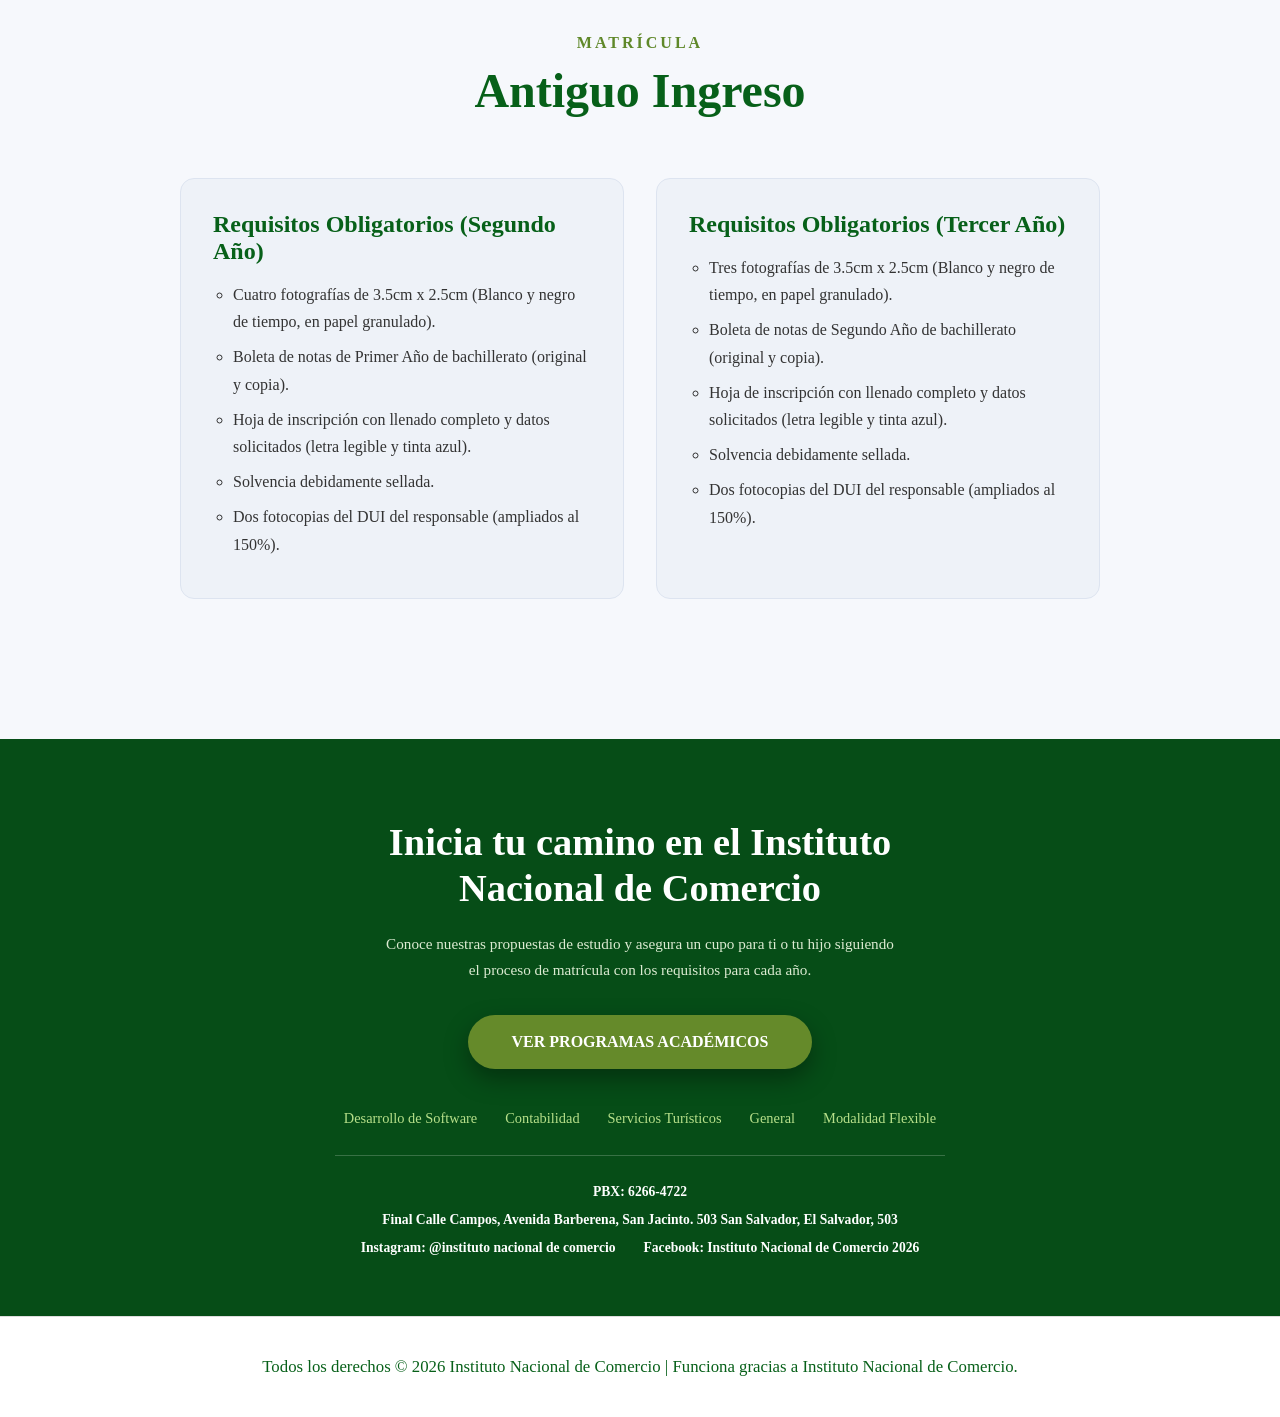
<file: Hosteleria y turismo.html>
<!DOCTYPE html>
<html lang="es">
<head>
    <meta charset="utf-8">
    <meta name="viewport" content="width=device-width, initial-scale=1">
    <title>Instituto Nacional de Comercio</title>
    <link rel="stylesheet" href="style.css">
</head>
 
<body>
    <header class="main-header">
        <a href="index.html" class="logo">
            <img src="logo.png" alt="Instituto Nacional de Comercio">
        </a>
 
        <nav>
            <ul class="menu">
                <li class="has-submenu">
                    <a href="#">Institución</a>
                    <ul class="submenu">
                        <li><a href="historia.html">¿Quiénes somos?</a></li>
                    </ul>
                </li>

                <li class="has-submenu">
                    <a href="#">Académico</a>
                    <ul class="submenu">
                        <li class="has-submenu2">
                            <a href="#">Oferta Académica</a>
                            <ul class="submenu2">
                                <li><a href="Desarrollo de Software.html">Desarrollo de Software</a></li>
                                <li><a href="Asistente Contable.html">Contabilidad</a></li>
                                <li><a href="Hosteleria y turismo.html">Servicios Turísticos</a></li>
                                <li><a href="Bachillerato general.html">General</a></li>
                               
                            </ul>
                        </li>
                        <li><a href="Programa.html">Programa Académico</a></li>
                        <li><a href="Modalidad flexible.html">Modalidad Flexible</a></li>
                    </ul>
                </li>

                <li class="has-submenu">
                    <a href="#">Cultura</a>
                    <ul class="submenu">
                        <li><a href="Eventos.html">Grupos Artísticos</a></li>
                       
                    </ul>
                </li>
            </ul>
        </nav>
    </header>
 
    <section class="hero">
        <article class="hero-texto2">
            <p class="etiqueta-2">Instituto Nacional de Comercio</p>
            <h2>Bachillerato Técnico Vocacional en Servicios Turísticos</h2>
            <p class="descripcion">Potenciamos las capacidades académicas, tecnológicas y morales en jóvenes de bachillerato, guiándolos con excelencia para superar retos con valores firmes.</p>
            <p class="botones">
                <a href="Programa.html" class="btn btn-verde">Ver programa</a>
            </p>
        </article>
 
        <figure class="carrusel">
            <ul class="slides">
                <li><img src="tt5.jpg" alt="Estudiantes de servicios turísticos"></li>
                <li><img src="tt2.jpg" alt="Estudiantes de servicios turísticos"></li>
                <li><img src="tt3.jpg" alt="Estudiantes de servicios turísticos"></li>
                <li><img src="tt4.jpg" alt="Estudiantes de servicios turísticos"></li>
            </ul>
        </figure>
    </section>
 
    <section class="oferta">
        <header class="oferta-titulo">
            <p class="sobretitulo1">Bachiller</p>
            <h3>Nuestros Pilares de formación</h3>
        </header>
 
        <section class="Tarjetas-formacion">
            <ul class="formacion-grid">
                <li class="Formacion">
                    <span class="icono-for">&#x1F5FA;</span>
                    <h3> Aprender haciendo</h3>
                    <p>Desarrollo del pensamiento crítico, la atención al cliente y la resolución de problemas mediante la operación de agencias de viajes, gestión hotelera, organización de eventos, la alta gastronomia y la promoción de destinos turísticos.</p>
                </li>
 
                <li class="Formacion">
                    <span class="icono-for">&#127891;</span>
                    <h3>Excelencia Académica</h3>
                    <p>Formación rigurosa con altos estándares pedagógicos para preparar a los futuros profesionales.</p>
                </li>
 
                <li class="Formacion">
                    <span class="icono-for">&#129489;</span>
                    <h3>Valores y Disciplina</h3>
                    <p>Formación del carácter basada en el respeto, la responsabilidad, la disciplina y la convivencia armónica dentro y fuera del aula.</p>
                </li>
            </ul>
        </section>
    </section>
 
    <!-- PROCESO DE MATRÍCULA -->
    <section class="oferta">
        <header class="oferta-titulo">
            <p class="sobretitulo">Matrícula 2027</p>
            <h2>Proceso de Matrícula y Requisitos</h2>
            <p class="descripcion-a">Inicia el camino educativo de tu hijo con nuestro proceso de selección. Diseñado de manera estructurada y transparente para dar la bienvenida a las familias comprometidas con la excelencia académica.</p>
        </header>
 
        <section class="Matricula">
 
            <!-- Columna izquierda -->
            <article class="Pasos">
                <h2>Matrícula Efectiva</h2>
                <p class="pasos-intro">Completa el proceso siguiendo estas etapas fundamentales para asegurar tu cupo:</p>
 
               <ol class="pasos-lista">
                    <li class="paso">
                        <h3>Paso 01.Reserva de Matrícula</h3>
                        <p>Deberá hacerse presente a nuestras instalaciones para adquirir el formulario de matrícula oficial, en la oficina de proveeduría, acompañado de padre, madre o encargado.</p>
                    </li>
 
                    <li class="paso">
                        <h3>Paso 02. Proceso de inducción</h3>
                        <p>Curso de inducción para estudiantes de nuevo ingreso se realizara en las siguientes fechas: <b>De 16 al 18 de noviembre de 2026, en horario de 8:00 am a 12:00 pm</b></p>
                    </li>
 
                    <li class="paso">
                        <h3>Paso 03.Registro de Matrícula</h3>
                        <p>A partir de Lunes 16 de noviembre en adelante.</p>
                    </li>
                </ol>
 
                <section class="caja3">
                    <h2>Requisitos Obligatorios (Primer Año)</h2>
                    <ul class="requisitos">
                        <li><span>Certificado de Noveno Grado (original y copia).</span></li>
                        <li><span>Partida de nacimiento reciente (original y copia).</span></li>
                        <li><span>Constancia de conducta (original y copia).</span></li>
                        <li><span>Cuatro fotografías de 3.5cm X 2.5 (Blanco y negro de tiempo, en papel granulado).</span></li>
                        <li><span>Hoja de inscripción con llenado completo y datos solicitados (letra legible y tinta azul).</span></li>
                        <li><span>Dos fotocopias de DUI del responsable (al 150%).</span></li>
                    </ul>
                </section>
            </article>
 
            <!-- Columna derecha -->
            <aside class="lateral">
 
                <section class="caja">
                    <h2>Requisitos Obligatorios (Segundo Año)</h2>
                    <ul class="requisitos">
                        <li><span>Certificado de Noveno Grado y 1 Año de Bachillerato (original y copia).</span></li>
                        <li><span>Partida de nacimiento reciente (original y copia).</span></li>
                        <li><span>Constancia de conducta (original y copia).</span></li>
                        <li><span>Cuatro fotografías de 3.5cm X 2.5 (Blanco y negro de tiempo, en papel granulado).</span></li>
                        <li><span>Hoja de inscripción con llenado completo y datos solicitados (letra legible y tinta azul).</span></li>
                        <li><span>Dos fotocopias de DUI del responsable (al 150%).</span></li>
                    </ul>
                </section>
 
                <section class="caja">
                    <h2>Requisitos Obligatorios (Tercer Año)</h2>
                    <ul class="requisitos">
                        <li><span>Certificado de Noveno Grado, 1 y 2 Año de Bachillerato (original y copia).</span></li>
                        <li><span>Partida de nacimiento reciente (original y copia).</span></li>
                        <li><span>Constancia de conducta (original y copia).</span></li>
                        <li><span>Constancia de Servicio Social Estudiantil (original y copia).</span></li>
                        <li><span>Prueba Avanzo (original y copia).</span></li>
                        <li><span>Cuatro fotografías de 3.5cm X 2.5 (Blanco y negro de tiempo, en papel granulado).</span></li>
                        <li><span>Hoja de inscripción con llenado completo y datos solicitados (letra legible y tinta azul).</span></li>
                        <li><span>Dos fotocopias de DUI del responsable (al 150%).</span></li>
                    </ul>
                </section>
 
            </aside>
        </section>
    </section>
 
    <!-- ANTIGUO INGRESO -->
    <section class="oferta">
        <header class="oferta-titulo">
            <p class="sobretitulo1">Matrícula</p>
            <h3>Antiguo Ingreso</h3>
        </header>
 
        <ul class="antiguo-grid">
            <li class="antiguo-tarjeta">
                <h3>Requisitos Obligatorios (Segundo Año)</h3>
                <ul class="antiguo-lista">
                    <li>Cuatro fotografías de 3.5cm x 2.5cm (Blanco y negro de tiempo, en papel granulado).</li>
                    <li>Boleta de notas de Primer Año de bachillerato (original y copia).</li>
                    <li>Hoja de inscripción con llenado completo y datos solicitados (letra legible y tinta azul).</li>
                    <li>Solvencia debidamente sellada.</li>
                    <li>Dos fotocopias del DUI del responsable (ampliados al 150%).</li>
                </ul>
            </li>
 
            <li class="antiguo-tarjeta">
                <h3>Requisitos Obligatorios (Tercer Año)</h3>
                <ul class="antiguo-lista">
                    <li>Tres fotografías de 3.5cm x 2.5cm (Blanco y negro de tiempo, en papel granulado).</li>
                    <li>Boleta de notas de Segundo Año de bachillerato (original y copia).</li>
                    <li>Hoja de inscripción con llenado completo y datos solicitados (letra legible y tinta azul).</li>
                    <li>Solvencia debidamente sellada.</li>
                    <li>Dos fotocopias del DUI del responsable (ampliados al 150%).</li>
                </ul>
            </li>
        </ul>
    </section>

    

<section class="cierre">
    <h2>Inicia tu camino en el Instituto Nacional de Comercio</h2>
    <p class="cierre-texto">Conoce nuestras propuestas de estudio y asegura un cupo para ti o tu hijo siguiendo el proceso de matrícula con los requisitos para cada año.</p>
    <a href="Programa.html" class="cierre-boton">Ver Programas académicos</a>

    <ul class="cierre-programas">
    <li><a href="Desarrollo de Software.html">Desarrollo de Software</a></li>
    <li><a href="Asistente Contable.html">Contabilidad</a></li>
    <li><a href="Hosteleria y turismo.html">Servicios Turísticos</a></li>
    <li><a href="Bachillerato general.html">General</a></li>
    <li><a href="Modalidad flexible.html">Modalidad Flexible</a></li>
</ul>

    <address class="cierre-contacto">
        <p>PBX: 6266-4722</p>
        <p>Final Calle Campos, Avenida Barberena, San Jacinto. 503 San Salvador, El Salvador, 503</p>
         <p></i><a href="https://www.instagram.com/institutonacionaldecomercio" target="_blank" rel="noopener"> Instagram: @instituto nacional de comercio</a></p>
    <p></i><a href="https://www.facebook.com/p/Instituto-Nacional-de-Comercio-2026-100089219903993/?locale=es_LA" target="_blank" rel="noopener"> Facebook: Instituto Nacional de Comercio 2026</a></p>
    </address>
</section>
 
    <footer class="footer">
        <p>Todos los derechos &copy; 2026 Instituto Nacional de Comercio | Funciona gracias a Instituto Nacional de Comercio.</p>
    </footer>
 
</body>
</file>
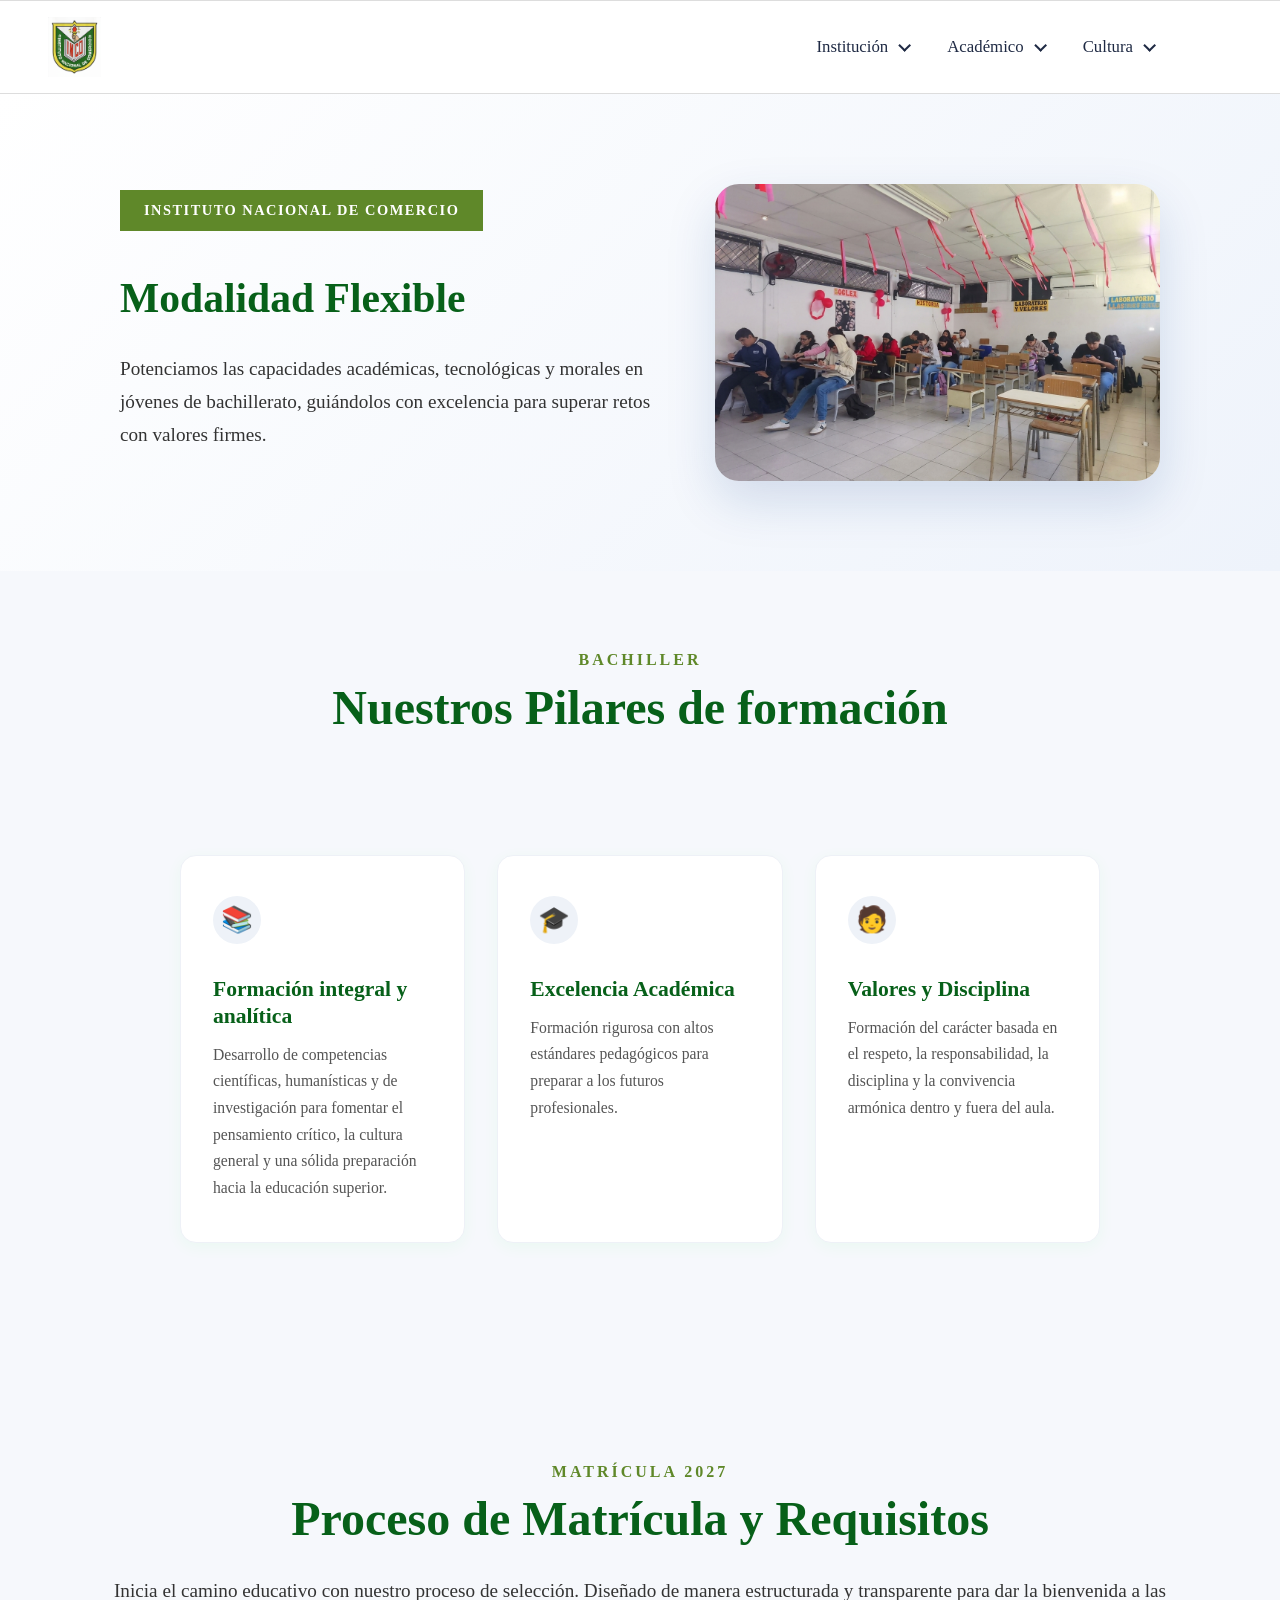
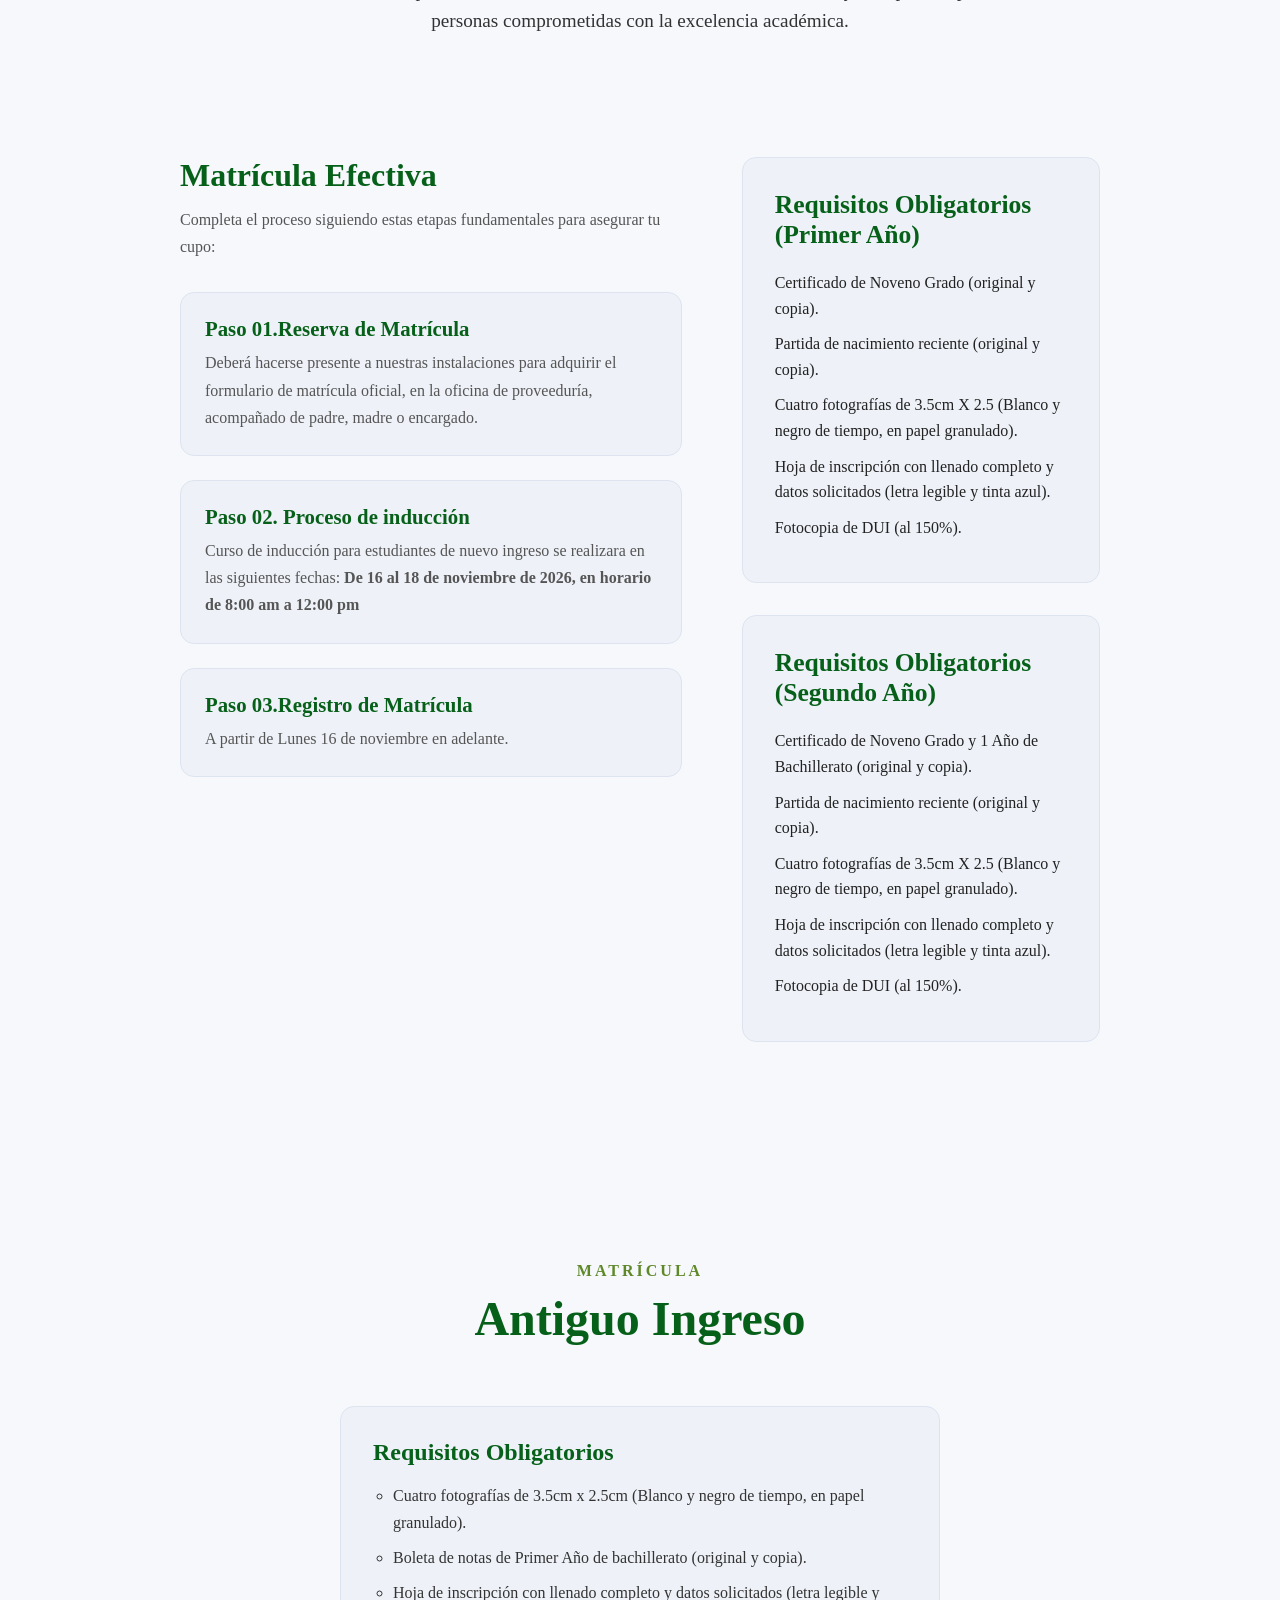
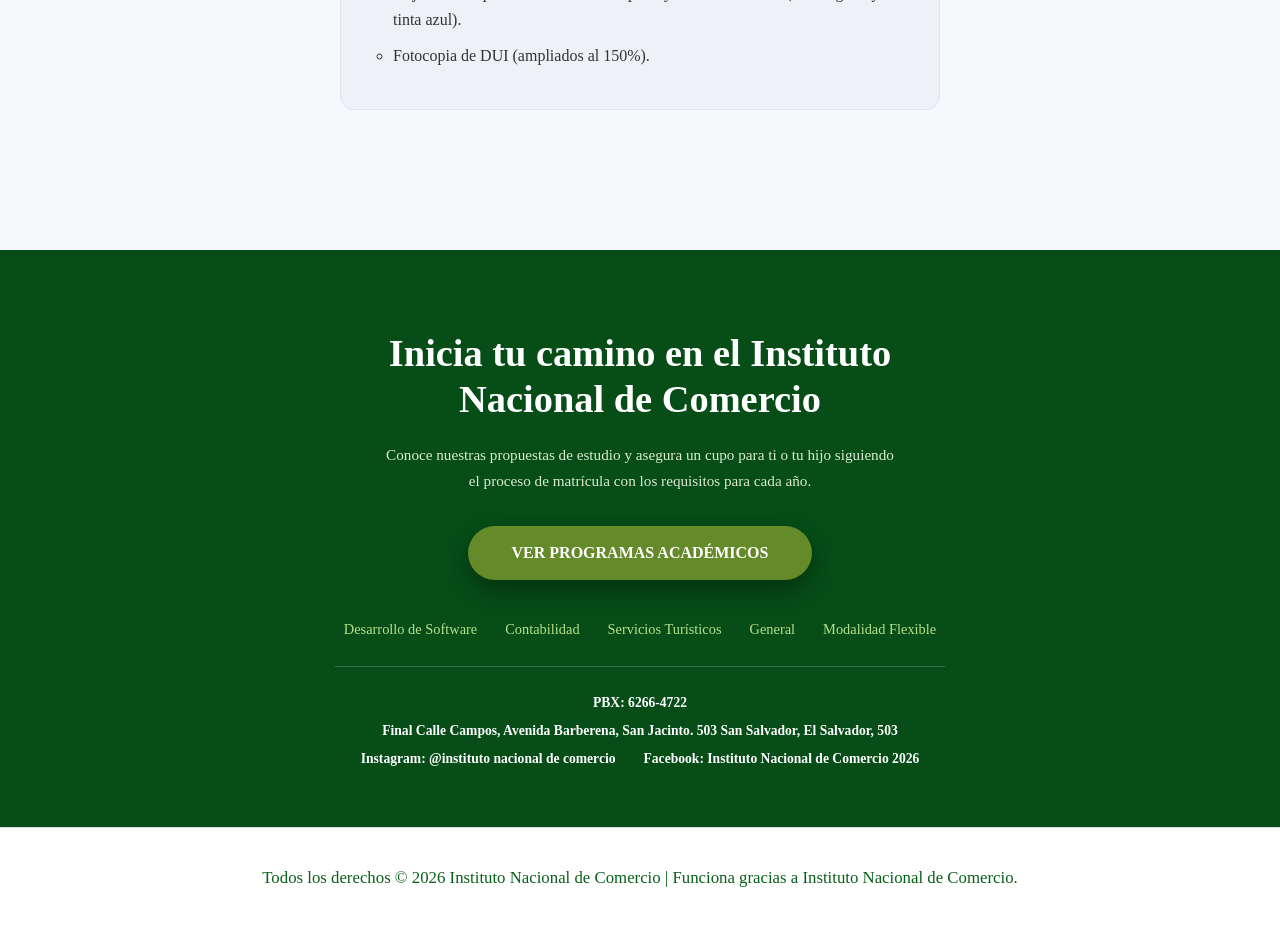
<file: Modalidad flexible.html>
<!DOCTYPE html>
<html lang="es">
<head>
    <meta charset="utf-8">
    <meta name="viewport" content="width=device-width, initial-scale=1">
    <title>Instituto Nacional de Comercio</title>
    <link rel="stylesheet" href="style.css">
</head>

<body>
    <header class="main-header">
        <a href="index.html" class="logo">
            <img src="logo.png" alt="Instituto Nacional de Comercio">
        </a>

        <nav>
            <ul class="menu">
                <li class="has-submenu">
                    <a href="#">Institución</a>
                    <ul class="submenu">
                        <li><a href="historia.html">¿Quiénes somos?</a></li>
                    </ul>
                </li>

                <li class="has-submenu">
                    <a href="#">Académico</a>
                    <ul class="submenu">
                        <li class="has-submenu2">
                            <a href="#">Oferta Académica</a>
                            <ul class="submenu2">
                                <li><a href="Desarrollo de Software.html">Desarrollo de Software</a></li>
                                <li><a href="Asistente Contable.html">Contabilidad</a></li>
                                <li><a href="Hosteleria y turismo.html">Servicios Turísticos</a></li>
                                <li><a href="Bachillerato general.html">General</a></li>
                               
                            </ul>
                        </li>
                        <li><a href="Programa.html">Programa Académico</a></li>
                        <li><a href="Modalidad flexible.html">Modalidad Flexible</a></li>
                    </ul>
                </li>

                <li class="has-submenu">
                    <a href="#">Cultura</a>
                    <ul class="submenu">
                        <li><a href="Eventos.html">Grupos Artísticos</a></li>
                       
                    </ul>
                </li>
            </ul>
        </nav>
    </header>

    <section class="hero">
        <article class="hero-texto2">
            <p class="etiqueta-2">Instituto Nacional de Comercio</p>
            <h2>Modalidad Flexible</h2>
            <p class="descripcion">Potenciamos las capacidades académicas, tecnológicas y morales en jóvenes de bachillerato, guiándolos con excelencia para superar retos con valores firmes.</p>
        
        </article>

        <figure class="carrusel">
            <ul class="slides">
                <li><img src="flexible3.jpg" alt="Estudiantes de Bachillerato general"></li>
                <li><img src="flexible2.jpg" alt="Estudiantes de Bachillerato general"></li>
                <li><img src="flexible1.jpg" alt ="Estudiantes de Bachillerato general"></li>
                <li><img src="flexible4.jpg" alt="Estudiantes de Bachillerato general"></li>
            </ul>
        </figure>
    </section>

    <section class="oferta">
        <header class="oferta-titulo">
            <p class="sobretitulo1">Bachiller</p>
            <h3>Nuestros Pilares de formación</h3>
        </header>

        <section class="Tarjetas-formacion">
            <ul class="formacion-grid">
                <li class="Formacion">
                    <span class="icono-for">&#x1F4DA;</span>
                    <h3>Formación integral y analítica</h3>
                    <p>Desarrollo de competencias científicas, humanísticas y de investigación para fomentar el pensamiento crítico, la cultura general y una sólida preparación hacia la educación superior.</p>
                </li>

                <li class="Formacion">
                    <span class="icono-for">&#127891;</span>
                    <h3>Excelencia Académica</h3>
                    <p>Formación rigurosa con altos estándares pedagógicos para preparar a los futuros profesionales.</p>
                </li>

                <li class="Formacion">
                    <span class="icono-for">&#129489;</span>
                    <h3>Valores y Disciplina</h3>
                    <p>Formación del carácter basada en el respeto, la responsabilidad, la disciplina y la convivencia armónica dentro y fuera del aula.</p>
                </li>
            </ul>
        </section>
    </section>
     <!-- PROCESO DE MATRÍCULA -->
    <section class="oferta">
        <header class="oferta-titulo">
            <p class="sobretitulo">Matrícula 2027</p>
            <h2>Proceso de Matrícula y Requisitos</h2>
            <p class="descripcion-a">Inicia el camino educativo con nuestro proceso de selección. Diseñado de manera estructurada y transparente para dar la bienvenida a las personas comprometidas con la excelencia académica.</p>
        </header>
 
        <section class="Matricula">
 
            <!-- Columna izquierda -->
            <article class="Pasos">
                <h2>Matrícula Efectiva</h2>
                <p class="pasos-intro">Completa el proceso siguiendo estas etapas fundamentales para asegurar tu cupo:</p>
 
               <ol class="pasos-lista">
                    <li class="paso">
                        <h3>Paso 01.Reserva de Matrícula</h3>
                        <p>Deberá hacerse presente a nuestras instalaciones para adquirir el formulario de matrícula oficial, en la oficina de proveeduría, acompañado de padre, madre o encargado.</p>
                    </li>
 
                    <li class="paso">
                        <h3>Paso 02. Proceso de inducción</h3>
                        <p>Curso de inducción para estudiantes de nuevo ingreso se realizara en las siguientes fechas: <b>De 16 al 18 de noviembre de 2026, en horario de 8:00 am a 12:00 pm</b></p>
                    </li>
 
                    <li class="paso">
                        <h3>Paso 03.Registro de Matrícula</h3>
                        <p>A partir de Lunes 16 de noviembre en adelante.</p>
                    </li>
                </ol>
 
                
            </article>
 
            <!-- Columna derecha -->
            <aside class="lateral">
 
                <section class="caja">
                    <h2>Requisitos Obligatorios (Primer Año)</h2>
                    <ul class="requisitos">
                        <li><span>Certificado de Noveno Grado (original y copia).</span></li>
                        <li><span>Partida de nacimiento reciente (original y copia).</span></li>
                        <li><span>Cuatro fotografías de 3.5cm X 2.5 (Blanco y negro de tiempo, en papel granulado).</span></li>
                        <li><span>Hoja de inscripción con llenado completo y datos solicitados (letra legible y tinta azul).</span></li>
                        <li><span>Fotocopia de DUI (al 150%).</span></li>
                    </ul>
                </section>
 
                <section class="caja">
                    <h2>Requisitos Obligatorios (Segundo Año)</h2>
                    <ul class="requisitos">
                        <li><span>Certificado de Noveno Grado y 1 Año de Bachillerato (original y copia).</span></li>
                        <li><span>Partida de nacimiento reciente (original y copia).</span></li>
                        <li><span>Cuatro fotografías de 3.5cm X 2.5 (Blanco y negro de tiempo, en papel granulado).</span></li>
                        <li><span>Hoja de inscripción con llenado completo y datos solicitados (letra legible y tinta azul).</span></li>
                        <li><span>Fotocopia de DUI (al 150%).</span></li>
                    </ul>
                </section>
 
            </aside>
        </section>
    </section>

    <!-- ANTIGUO INGRESO -->
    <section class="oferta">
        <header class="oferta-titulo">
            <p class="sobretitulo1">Matrícula</p>
            <h3>Antiguo Ingreso</h3>
        </header>

        <ul class="antiguo-grid1">
            <li class="antiguo-tarjeta">
                <h3>Requisitos Obligatorios </h3>
                <ul class="antiguo-lista">
                    <li>Cuatro fotografías de 3.5cm x 2.5cm (Blanco y negro de tiempo, en papel granulado).</li>
                    <li>Boleta de notas de Primer Año de bachillerato (original y copia).</li>
                    <li>Hoja de inscripción con llenado completo y datos solicitados (letra legible y tinta azul).</li>
                    <li>Fotocopia de DUI (ampliados al 150%).</li>
                </ul>
            </li>

            
        </ul>
    </section>


    

<section class="cierre">
    <h2>Inicia tu camino en el Instituto Nacional de Comercio</h2>
    <p class="cierre-texto">Conoce nuestras propuestas de estudio y asegura un cupo para ti o tu hijo siguiendo el proceso de matrícula con los requisitos para cada año.</p>
    <a href="Programa.html" class="cierre-boton">Ver Programas académicos</a>

    <ul class="cierre-programas">
    <li><a href="Desarrollo de Software.html">Desarrollo de Software</a></li>
    <li><a href="Asistente Contable.html">Contabilidad</a></li>
    <li><a href="Hosteleria y turismo.html">Servicios Turísticos</a></li>
    <li><a href="Bachillerato general.html">General</a></li>
    <li><a href="Modalidad flexible.html">Modalidad Flexible</a></li>
</ul>

    <address class="cierre-contacto">
        <p>PBX: 6266-4722</p>
        <p>Final Calle Campos, Avenida Barberena, San Jacinto. 503 San Salvador, El Salvador, 503</p>
         <p></i><a href="https://www.instagram.com/institutonacionaldecomercio" target="_blank" rel="noopener"> Instagram: @instituto nacional de comercio</a></p>
    <p></i><a href="https://www.facebook.com/p/Instituto-Nacional-de-Comercio-2026-100089219903993/?locale=es_LA" target="_blank" rel="noopener"> Facebook: Instituto Nacional de Comercio 2026</a></p>
    </address>
</section>

    <footer class="footer">
        <p>Todos los derechos &copy; 2026 Instituto Nacional de Comercio | Funciona gracias a Instituto Nacional de Comercio.</p>
    </footer>

</body>
</html>
</file>
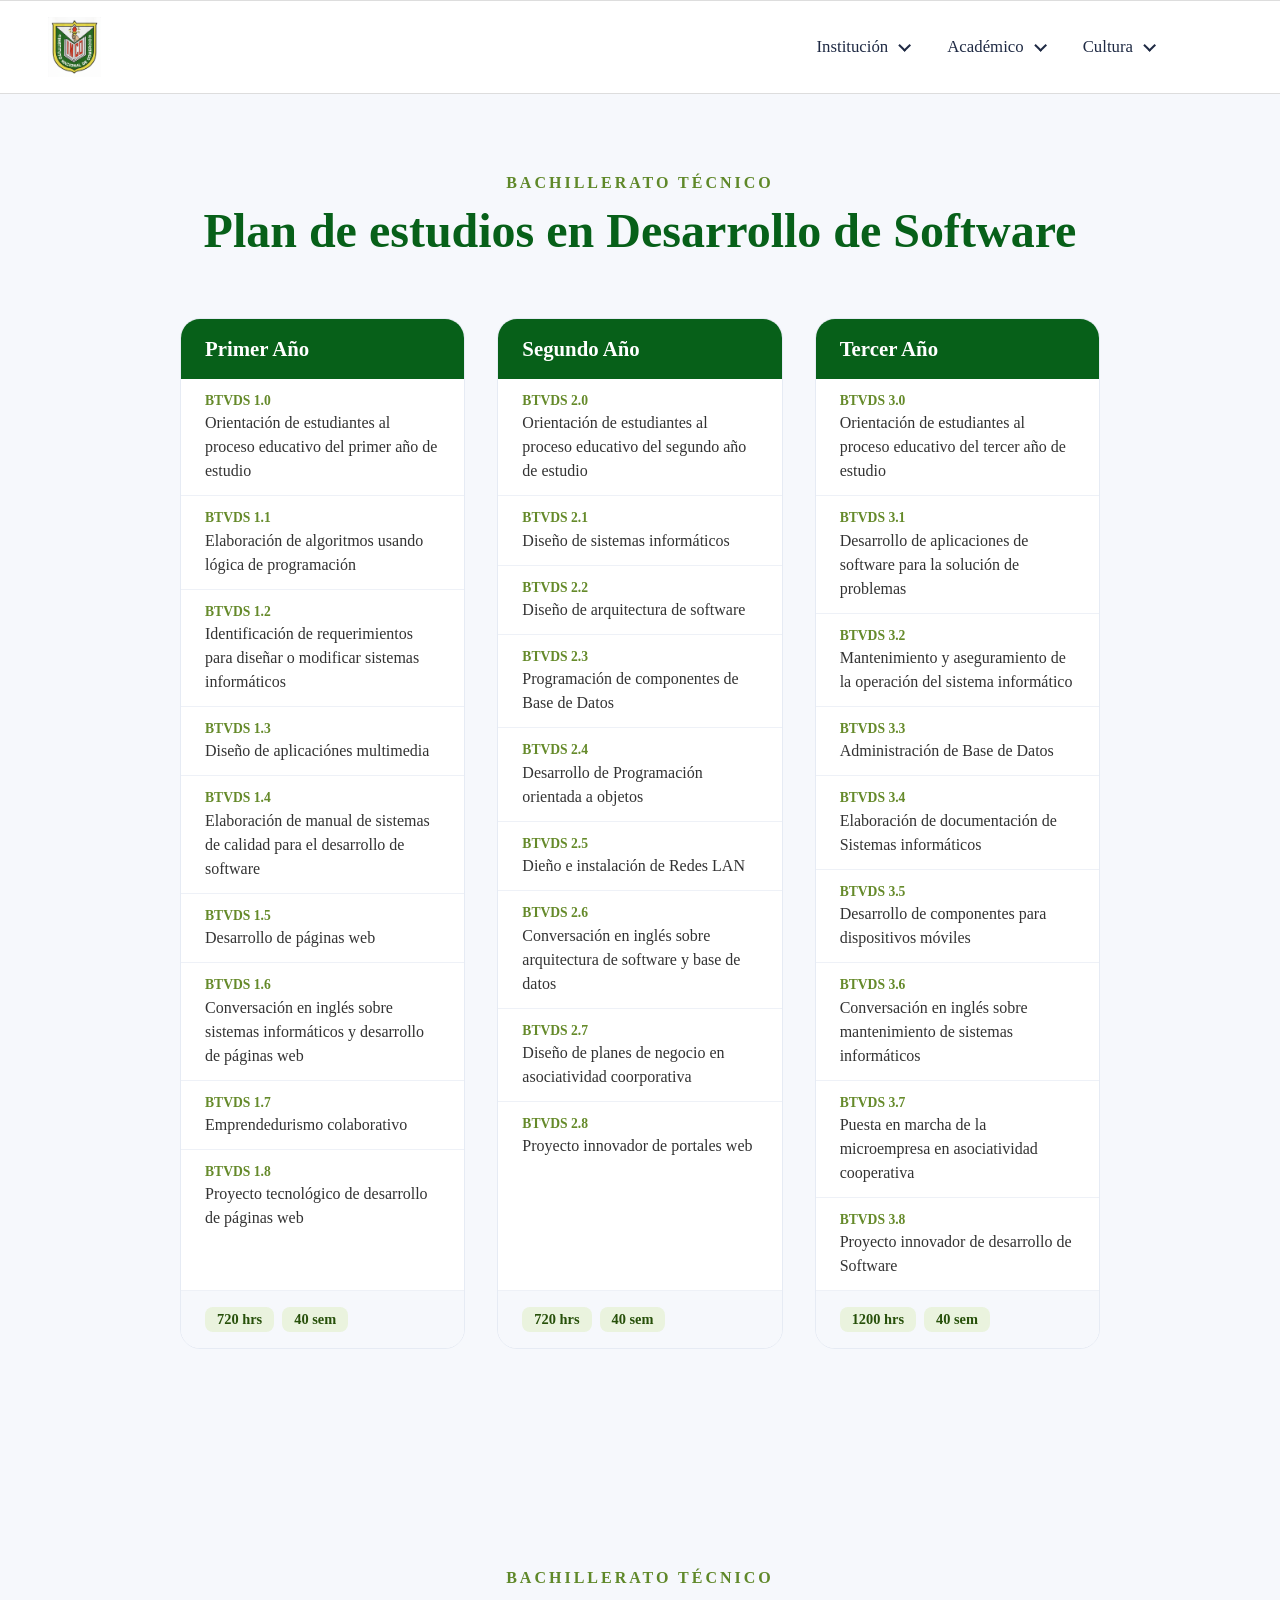
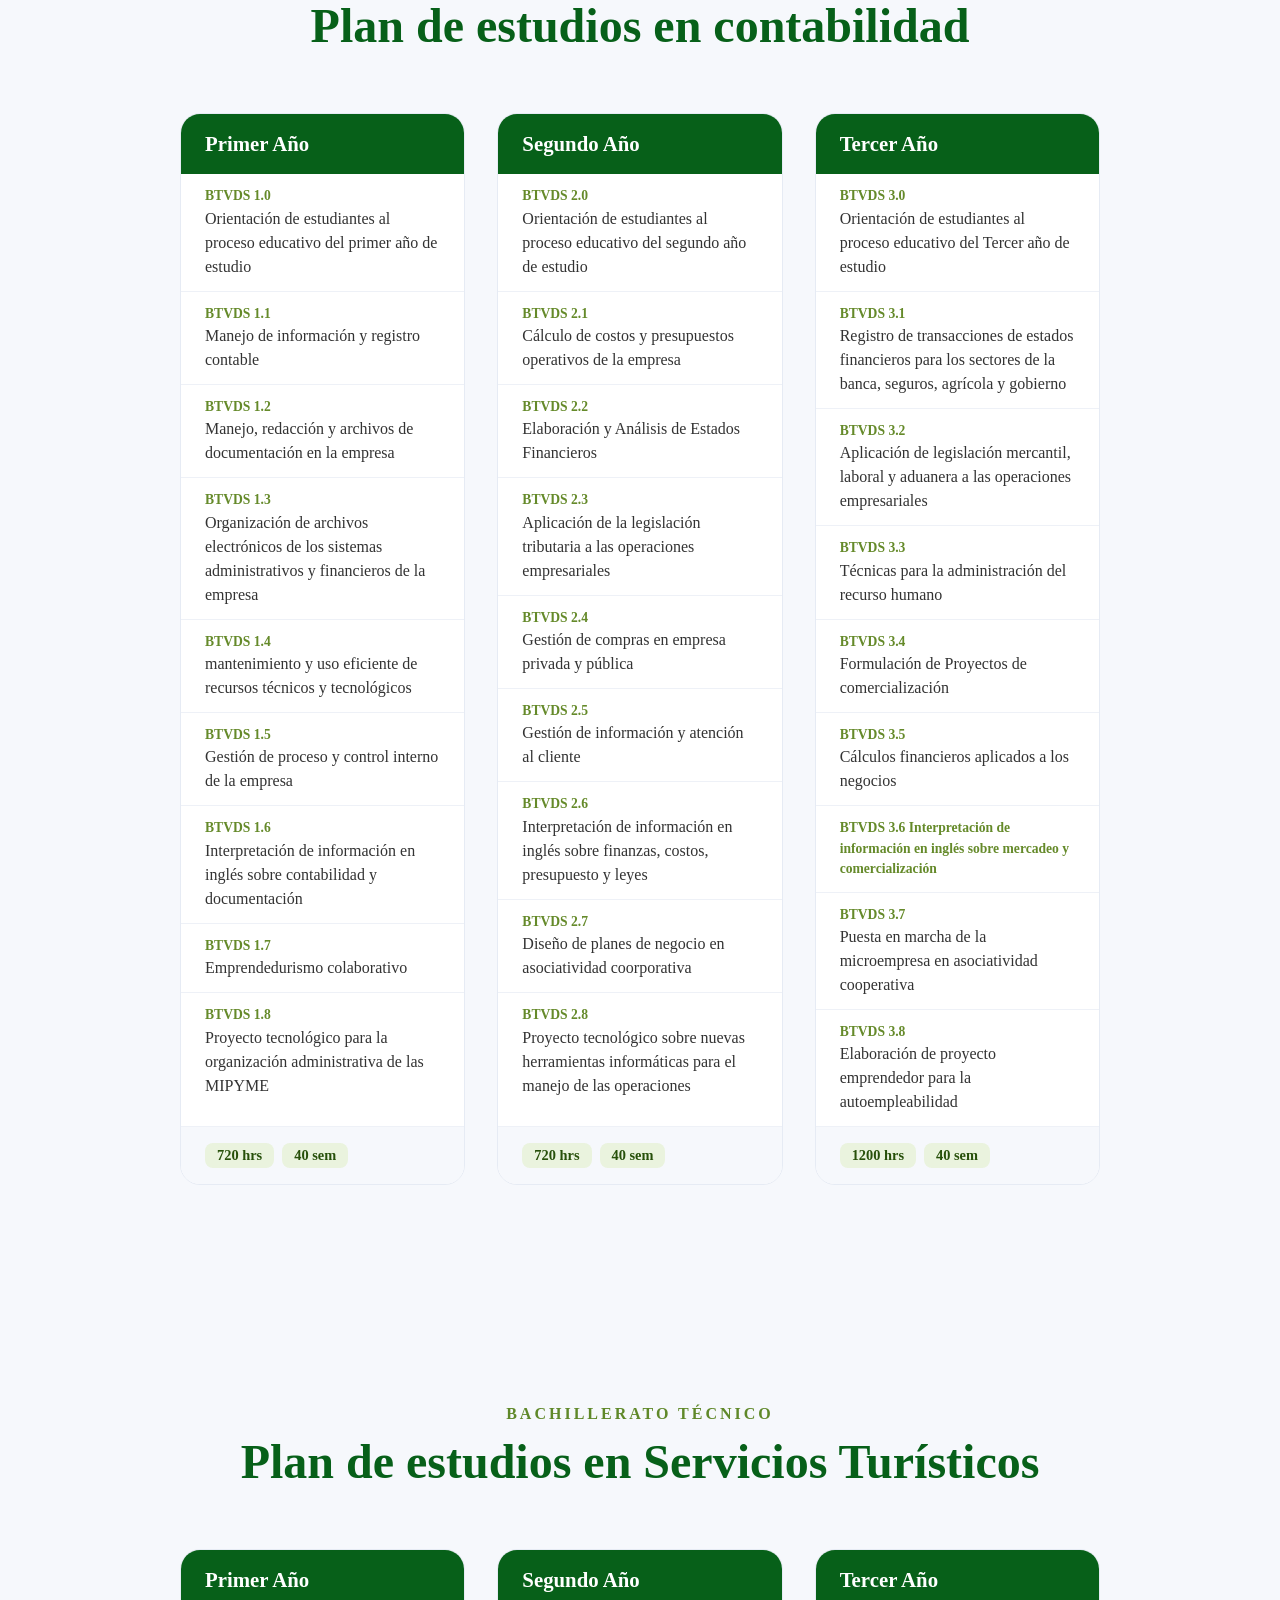
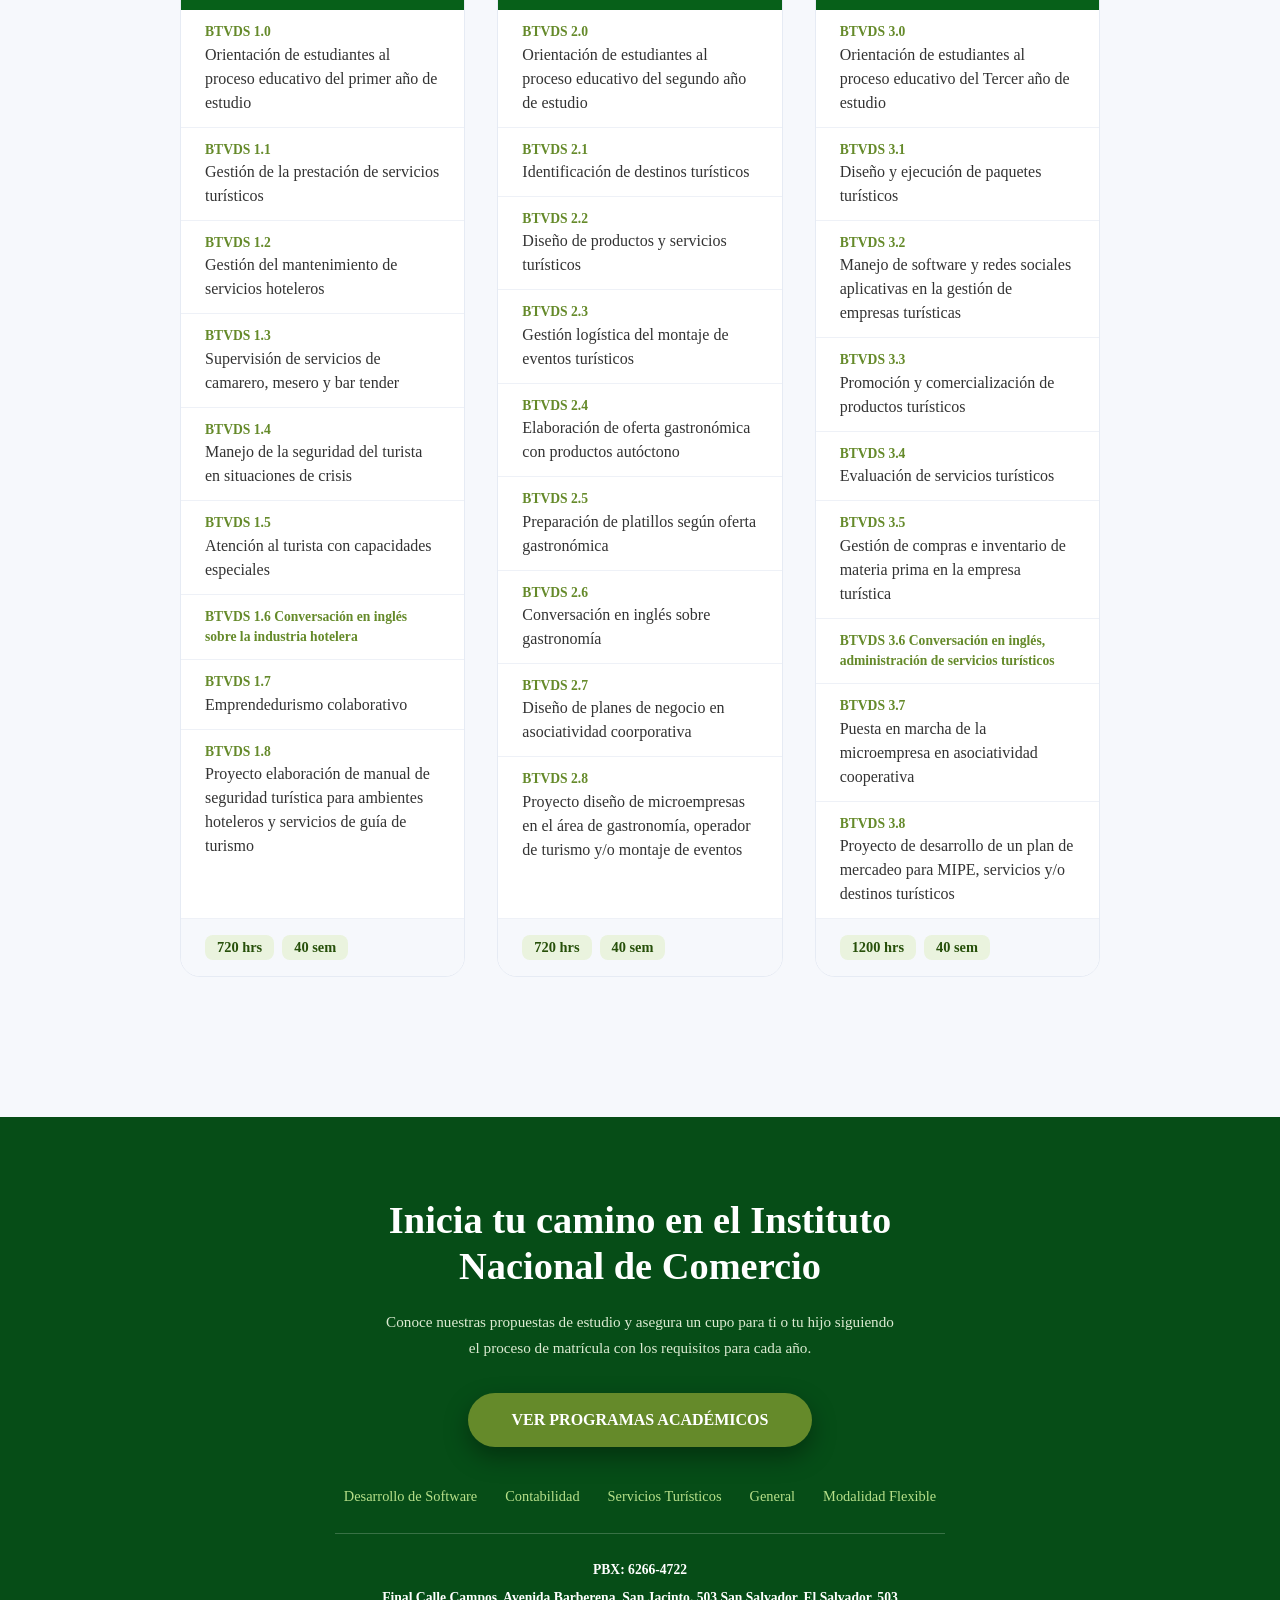
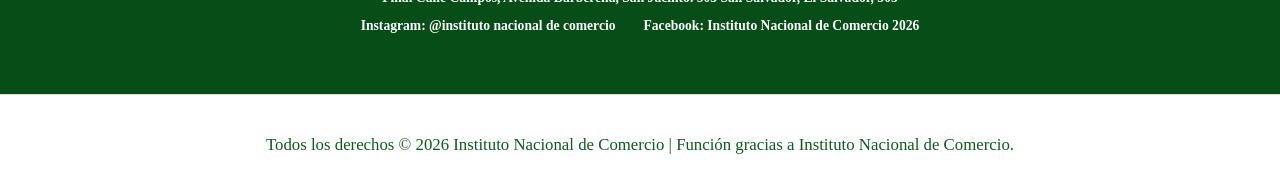
<file: Programa.html>
<!DOCTYPE html>
<html lang="es">
<head>
    <meta charset="utf-8">
    <meta name="viewport" content="width=device-width, initial-scale=1">
    <title>Instituto Nacional de Comercio</title>
    <link rel="stylesheet" href="style.css">
</head>
 
<body>
    <header class="main-header">
        <a href="index.html" class="logo">
            <img src="logo.png" alt="Instituto Nacional de Comercio">
        </a>
 
       <nav>
            <ul class="menu">
                <li class="has-submenu">
                    <a href="#">Institución</a>
                    <ul class="submenu">
                        <li><a href="historia.html">¿Quiénes somos?</a></li>
                    </ul>
                </li>

                <li class="has-submenu">
                    <a href="#">Académico</a>
                    <ul class="submenu">
                        <li class="has-submenu2">
                            <a href="#">Oferta Académica</a>
                            <ul class="submenu2">
                                <li><a href="Desarrollo de Software.html">Desarrollo de Software</a></li>
                                <li><a href="Asistente Contable.html">Contabilidad</a></li>
                                <li><a href="Hosteleria y turismo.html">Servicios Turísticos</a></li>
                                <li><a href="Bachillerato general.html">General</a></li>
                               
                            </ul>
                        </li>
                        <li><a href="Programa.html">Programa Académico</a></li>
                        <li><a href="Modalidad flexible.html">Modalidad Flexible</a></li>
                    </ul>
                </li>

                <li class="has-submenu">
                    <a href="#">Cultura</a>
                    <ul class="submenu">
                        <li><a href="Eventos.html">Grupos Artísticos</a></li>
                       
                    </ul>
                </li>
            </ul>
        </nav>
    </header>

<section class="oferta">
    <header class="oferta-titulo">
        <p class="sobretitulo1">Bachillerato Técnico</p>
        <h3>Plan de estudios en Desarrollo de Software</h3>
    </header>

    <ul class="plan-grid">
        <li class="plan-tarjeta">
            <h4>Primer Año</h4>
            <ol class="plan-lista">
                <li><span class="codigo">BTVDS 1.0</span>Orientación de estudiantes al proceso educativo del primer año de estudio</li>
                <li><span class="codigo">BTVDS 1.1</span>Elaboración de algoritmos usando lógica de programación</li>
                <li><span class="codigo">BTVDS 1.2</span>Identificación de requerimientos para diseñar o modificar sistemas informáticos</li>
                <li><span class="codigo">BTVDS 1.3</span>Diseño de aplicaciónes multimedia</li>
                <li><span class="codigo">BTVDS 1.4</span>Elaboración de manual de sistemas de calidad para el desarrollo de software</li>
                <li><span class="codigo">BTVDS 1.5</span>Desarrollo de páginas web</li>
                <li><span class="codigo">BTVDS 1.6</span>Conversación en inglés sobre sistemas informáticos y desarrollo de páginas web</li>
                <li><span class="codigo">BTVDS 1.7</span>Emprendedurismo colaborativo</li>
                <li><span class="codigo">BTVDS 1.8</span>Proyecto tecnológico de desarrollo de páginas web</li>

            </ol>
            <P class="plan-total"><span>720 hrs</span><span>40 sem</span></P>
        </li>


        <li class="plan-tarjeta">
            <h4>Segundo Año</h4>
            <ol class="plan-lista">
                <li><span class="codigo">BTVDS 2.0</span>Orientación de estudiantes al proceso educativo del segundo año de estudio</li>
                <li><span class="codigo">BTVDS 2.1</span>Diseño de sistemas informáticos</li>
                <li><span class="codigo">BTVDS 2.2</span>Diseño de arquitectura de software</li>
                <li><span class="codigo">BTVDS 2.3</span>Programación de componentes de Base de Datos</li>
                <li><span class="codigo">BTVDS 2.4</span>Desarrollo de Programación orientada a objetos</li>
                <li><span class="codigo">BTVDS 2.5</span>Dieño e instalación de Redes LAN</li>
                <li><span class="codigo">BTVDS 2.6</span>Conversación en inglés sobre arquitectura de software y base de datos</li>
                <li><span class="codigo">BTVDS 2.7</span>Diseño de planes de negocio en asociatividad coorporativa</li>
                <li><span class="codigo">BTVDS 2.8</span>Proyecto innovador de portales web</li>

            </ol>
            <P class="plan-total"><span>720 hrs</span><span>40 sem</span></P></li>


        <li class="plan-tarjeta">
            <h4>Tercer Año</h4>
            <ol class="plan-lista">
                <li><span class="codigo">BTVDS 3.0</span>Orientación de estudiantes al proceso educativo del tercer año de estudio</li>
                <li><span class="codigo">BTVDS 3.1</span>Desarrollo de aplicaciones de software para la solución de problemas</li>
                <li><span class="codigo">BTVDS 3.2</span>Mantenimiento y aseguramiento de la operación del sistema informático</li>
                <li><span class="codigo">BTVDS 3.3</span>Administración de Base de Datos </li>
                <li><span class="codigo">BTVDS 3.4</span>Elaboración de documentación de Sistemas informáticos</li>
                <li><span class="codigo">BTVDS 3.5</span>Desarrollo de componentes para dispositivos móviles</li>
                <li><span class="codigo">BTVDS 3.6</span>Conversación en inglés sobre mantenimiento de sistemas informáticos </li>
                <li><span class="codigo">BTVDS 3.7</span>Puesta en marcha de la microempresa en asociatividad cooperativa</li>
                <li><span class="codigo">BTVDS 3.8</span>Proyecto innovador de desarrollo de Software</li>

            </ol>
            <P class="plan-total"><span>1200 hrs</span><span>40 sem</span></P></li>
    </ul>


</section>





<section class="oferta">
    <header class="oferta-titulo">
        <p class="sobretitulo1">Bachillerato Técnico</p>
        <h3>Plan de estudios en contabilidad</h3>
    </header>

    <ul class="plan-grid">
        <li class="plan-tarjeta">
            <h4>Primer Año</h4>
            <ol class="plan-lista">
                <li><span class="codigo">BTVDS 1.0</span>Orientación de estudiantes al proceso educativo del primer año de estudio</li>
                <li><span class="codigo">BTVDS 1.1</span>Manejo de información y registro contable</li>
                <li><span class="codigo">BTVDS 1.2</span>Manejo, redacción y archivos de documentación en la empresa</li>
                <li><span class="codigo">BTVDS 1.3</span>Organización de archivos electrónicos de los sistemas administrativos y financieros de la empresa</li>
                <li><span class="codigo">BTVDS 1.4</span>mantenimiento y uso eficiente de recursos técnicos y tecnológicos </li>
                <li><span class="codigo">BTVDS 1.5</span>Gestión de proceso y control interno de la empresa</li>
                <li><span class="codigo">BTVDS 1.6</span>Interpretación de información en inglés sobre contabilidad y documentación</li>
                <li><span class="codigo">BTVDS 1.7</span>Emprendedurismo colaborativo</li>
                <li><span class="codigo">BTVDS 1.8</span>Proyecto tecnológico para la organización administrativa de las MIPYME</li>

            </ol>
            <P class="plan-total"><span>720 hrs</span><span>40 sem</span></P>
        </li>

        <li class="plan-tarjeta">
            <h4>Segundo Año</h4>
            <ol class="plan-lista">
                <li><span class="codigo">BTVDS 2.0</span>Orientación de estudiantes al proceso educativo del segundo año de estudio</li>
                <li><span class="codigo">BTVDS 2.1</span>Cálculo de costos y presupuestos operativos de la empresa</li>
                <li><span class="codigo">BTVDS 2.2</span>Elaboración y Análisis de Estados Financieros</li>
                <li><span class="codigo">BTVDS 2.3</span>Aplicación de la legislación tributaria a las operaciones empresariales</li>
                <li><span class="codigo">BTVDS 2.4</span>Gestión de compras en empresa privada y pública</li>
                <li><span class="codigo">BTVDS 2.5</span>Gestión de información y atención al cliente</li>
                <li><span class="codigo">BTVDS 2.6</span>Interpretación de información en inglés sobre finanzas, costos, presupuesto y leyes</li>
                <li><span class="codigo">BTVDS 2.7</span>Diseño de planes de negocio en asociatividad coorporativa</li>
                <li><span class="codigo">BTVDS 2.8</span>Proyecto tecnológico sobre nuevas herramientas informáticas para el manejo de las operaciones</li>

            </ol>

            <P class="plan-total"><span>720 hrs</span><span>40 sem</span></P>
        </li>

        <li class="plan-tarjeta">
            <h4>Tercer Año</h4>
            <ol class="plan-lista">
                <li><span class="codigo">BTVDS 3.0</span>Orientación de estudiantes al proceso educativo del Tercer año de estudio</li>
                <li><span class="codigo">BTVDS 3.1</span>Registro de transacciones de estados financieros para los sectores de la banca, seguros, agrícola y gobierno</li>
                <li><span class="codigo">BTVDS 3.2</span>Aplicación de legislación mercantil, laboral y aduanera a las operaciones empresariales</li>
                <li><span class="codigo">BTVDS 3.3</span>Técnicas para la administración del recurso humano</li>
                <li><span class="codigo">BTVDS 3.4</span>Formulación de Proyectos de comercialización</li>
                <li><span class="codigo">BTVDS 3.5</span>Cálculos financieros aplicados a los negocios</li>
                <li><span class="codigo">BTVDS 3.6 <span>Interpretación de información en inglés sobre mercadeo y comercialización</li>
                <li><span class="codigo">BTVDS 3.7</span>Puesta en marcha de la microempresa en asociatividad cooperativa</li>
                <li><span class="codigo">BTVDS 3.8</span>Elaboración de proyecto emprendedor para la autoempleabilidad</li>

            </ol>
            <P class="plan-total"><span>1200 hrs</span><span>40 sem</span></P>
        </li>
    </ul>

</section>


<section class="oferta">
    <header class="oferta-titulo">
        <p class="sobretitulo1">Bachillerato Técnico</p>
        <h3>Plan de estudios en Servicios Turísticos</h3>
    </header>

    <ul class="plan-grid">
        <li class="plan-tarjeta">
            <h4>Primer Año</h4>
            <ol class="plan-lista">
                <li><span class="codigo">BTVDS 1.0</span>Orientación de estudiantes al proceso educativo del primer año de estudio</li>
                <li><span class="codigo">BTVDS 1.1</span>Gestión de la prestación de servicios turísticos</li>
                <li><span class="codigo">BTVDS 1.2</span>Gestión del mantenimiento de servicios hoteleros</li>
                <li><span class="codigo">BTVDS 1.3</span>Supervisión de servicios de camarero, mesero y bar tender</li>
                <li><span class="codigo">BTVDS 1.4</span>Manejo de la seguridad del turista en situaciones de crisis </li>
                <li><span class="codigo">BTVDS 1.5</span>Atención al turista con capacidades especiales</li>
                <li><span class="codigo">BTVDS 1.6 <span>Conversación en inglés sobre la industria hotelera</li>
                <li><span class="codigo">BTVDS 1.7</span>Emprendedurismo colaborativo</li>
                <li><span class="codigo">BTVDS 1.8</span>Proyecto elaboración de manual de seguridad turística para ambientes hoteleros y servicios de guía de turismo</li>

            </ol>
            <P class="plan-total"><span>720 hrs</span><span>40 sem</span></P>
        </li>

        <li class="plan-tarjeta">
            <h4>Segundo Año</h4>
            <ol class="plan-lista">
                <li><span class="codigo">BTVDS 2.0</span>Orientación de estudiantes al proceso educativo del segundo año de estudio</li>
                <li><span class="codigo">BTVDS 2.1</span>Identificación de destinos turísticos</li>
                <li><span class="codigo">BTVDS 2.2</span>Diseño de productos y servicios turísticos</li>
                <li><span class="codigo">BTVDS 2.3</span>Gestión logística del montaje de eventos turísticos</li>
                <li><span class="codigo">BTVDS 2.4</span>Elaboración de oferta gastronómica con productos autóctono</li>
                <li><span class="codigo">BTVDS 2.5</span>Preparación de platillos según oferta gastronómica</li>
                <li><span class="codigo">BTVDS 2.6</span>Conversación en inglés sobre gastronomía</li>
                <li><span class="codigo">BTVDS 2.7</span>Diseño de planes de negocio en asociatividad coorporativa</li>
                <li><span class="codigo">BTVDS 2.8</span>Proyecto diseño de microempresas en el área de gastronomía, operador de turismo y/o montaje de eventos</li>

            </ol>

            <P class="plan-total"><span>720 hrs</span><span>40 sem</span></P>
        </li>

        <li class="plan-tarjeta">
            <h4>Tercer Año</h4>
            <ol class="plan-lista">
                <li><span class="codigo">BTVDS 3.0</span>Orientación de estudiantes al proceso educativo del Tercer año de estudio</li>
                <li><span class="codigo">BTVDS 3.1</span>Diseño y ejecución de paquetes turísticos</li>
                <li><span class="codigo">BTVDS 3.2</span>Manejo de software y redes sociales aplicativas en la gestión de empresas turísticas</li>
                <li><span class="codigo">BTVDS 3.3</span>Promoción y comercialización de productos turísticos</li>
                <li><span class="codigo">BTVDS 3.4</span>Evaluación de servicios turísticos</li>
                <li><span class="codigo">BTVDS 3.5</span>Gestión de compras e inventario de materia prima en la empresa turística</li>
                <li><span class="codigo">BTVDS 3.6 <span>Conversación en inglés, administración de servicios turísticos</li>
                <li><span class="codigo">BTVDS 3.7</span>Puesta en marcha de la microempresa en asociatividad cooperativa</li>
                <li><span class="codigo">BTVDS 3.8</span>Proyecto de desarrollo de un plan de mercadeo para MIPE, servicios y/o destinos turísticos</li>

            </ol>
            <P class="plan-total"><span>1200 hrs</span><span>40 sem</span></P>
        </li>
    </ul>

</section>


<section class="cierre">
    <h2>Inicia tu camino en el Instituto Nacional de Comercio</h2>
    <p class="cierre-texto">Conoce nuestras propuestas de estudio y asegura un cupo para ti o tu hijo siguiendo el proceso de matrícula con los requisitos para cada año.</p>
    <a href="Programa.html" class="cierre-boton">Ver Programas académicos</a>

    <ul class="cierre-programas">
    <li><a href="Desarrollo de Software.html">Desarrollo de Software</a></li>
    <li><a href="Asistente Contable.html">Contabilidad</a></li>
    <li><a href="Hosteleria y turismo.html">Servicios Turísticos</a></li>
    <li><a href="Bachillerato general.html">General</a></li>
    <li><a href="Modalidad flexible.html">Modalidad Flexible</a></li>
</ul>

    <address class="cierre-contacto">
        <p>PBX: 6266-4722</p>
        <p>Final Calle Campos, Avenida Barberena, San Jacinto. 503 San Salvador, El Salvador, 503</p>
         <p></i><a href="https://www.instagram.com/institutonacionaldecomercio" target="_blank" rel="noopener"> Instagram: @instituto nacional de comercio</a></p>
    <p></i><a href="https://www.facebook.com/p/Instituto-Nacional-de-Comercio-2026-100089219903993/?locale=es_LA" target="_blank" rel="noopener"> Facebook: Instituto Nacional de Comercio 2026</a></p>
    </address>
</section>

<footer class="footer">
    <p>Todos los derechos &copy; 2026 Instituto Nacional de Comercio | Función gracias a Instituto Nacional de Comercio.</p>
</footer>




</body>
</file>
<file: style.css>
*{
    box-sizing: border-box;
}

body{
    margin: 0;
    font-family: 'Times New Roman', Times, serif; 
}

/*barra pirncipal*/

.main-header{
    display: flex;
    justify-content: space-between;
    align-items: center;
    padding: 16px 48px;
    background: #fff;
    border-top: 1px solid #ddd;
    border-bottom: 1px solid #ddd;

}

.logo img{
height: 60px;
display: block;

}

.menu{
    display: flex;
    gap: 40px;
    list-style: none;
    margin: 0;
    padding: 0;
    margin-right: 80px;
}

.menu a{
    text-decoration: none;
    color:#1f2a44 ;
    font-size: 1.05rem;

}

.menu a:hover{
    color:#5f8829 ;

}

/*Felcha junto a los items*/

.has-submenu > a::after{
    content: "";
    display: inline-block;
    width: 7px;
    height: 7px;
    margin-left: 10px;
    border-right: 2px solid currentColor;
    border-bottom: 2px solid currentColor;
    transform: rotate(45deg) translateY(-3px);

}

/*Submenú*/

.has-submenu{
    position:relative;

}

.submenu{
    display: none;
    position: absolute;
    top: 100%;
    left: 0;
    min-width: 160px;
    padding: 8px 0;
    list-style: none;
    background: #fff;
    border: 1px solid #ddd;
    border-radius: 6px;
    box-shadow: 0 4px 12px rgba(0, 0, 0, 0.1);
    z-index: 10;
}

.submenu a{
    display: block;
    padding: 10px 16px;

}

.has-submenu:hover .submenu,
.has-submenu.open .submenu{
display: block;
}

/* El item que oferta academica */
.has-submenu2 {
  position: relative;
}


.submenu2 {
  display: none;
  position: absolute;
  top: 0;
  left: 100%;               
  min-width: 160px;
  padding: 8px 0;
  list-style: none;
  background: #fff;
  border: 1px solid #ddd;
  border-radius: 6px;
  box-shadow: 0 4px 12px rgba(0, 0, 0, 0.1);
  z-index: 20;
}

.has-submenu2:hover > .submenu2 {
  display: block;
}


.hero{
    display: grid;
    grid-template-columns: 1.2fr 1fr;
    align-items: center;
    gap: 60px;
    padding: 90px 120px;
    background: linear-gradient(135deg, #ffffff 0%, #eef3fb 100%);
    font-family: 'Times New Roman', Times, serif;
}

.etiqueta{
    display: inline-block;
    margin: 0 0 20px;
    padding: 12px 24px;
    background: #5f8829;
    color: #fff;
    font-size: 0.9rem;
    font-weight: 600;
    letter-spacing: 1.5px;
    text-transform: uppercase;
}

/*titulo*/

.hero-texto h2{
    margin: 0 0 24px;
    font-family: 'Times New Roman', Times, serif;
    font-size: 4rem;
    font-weight: 800;
    line-height: 1.1;
    text-transform: uppercase;
    color:#076019 ;

}

.descripcion{
    margin: 0 0 24px;
    font-size: 1.2rem;
    line-height: 1.7;
    color: #333 ;

}

.botones{
    display: flex;
    gap: 24px;
    margin: 0;

}

.btn{
    padding: 22px 44px;
    border-radius: 20px;
    font-size: 1.1rem;
    font-weight: 600;
    text-decoration: none;
    transition: transform 0.2s;

}

.btn:hover{
    transform: translateY(-3px);
}

.btn-verde{
    background:#5f8829 ;
    color: #fff;
    box-shadow: 0 10px 25px rgba(0, 255, 64, 0.3);

}

.btn-border{
    border: 2px solid #076019;
    color: #5f8829;
}

.hero-imagen{
    margin: 0;
}

.hero-imagen img{
    width: 100%;
    display: block;
    border-radius: 28px;
    box-shadow: 0 20px 50px rgba(11, 61, 132, 0.2);
    
}

.intro{
    display: grid;
    grid-template-columns: 1.2fr 1fr;
    align-items: center;
    padding: 100px 80px;
    gap: 70px;
    font-family: 'Times New Roman', Times, serif;
}

.intro-texto{
    color: #076019;
}
.carrusel{
    margin: 0;
    overflow: hidden;
    border-radius: 24px;
    box-shadow: 0 20px 50px rgba(11, 61, 132, 0.15);

}

.slides{
    display: flex;
    width: 100%;
    list-style: none;
    margin: 0;
    padding: 0;
    animation: deslizar 20s infinite;

}

.slides li{
   flex: 0 0 100%;
   min-width: 0;
   aspect-ratio: 3 / 2;
}

.slides img{
    width: 100%;
    height: 100%;
    object-fit: cover;
    display: block;
}

@keyframes deslizar{
    0%, 20% { transform:translateX(0);}
    25%, 45% {transform:translateX(-100%);}
    50%, 70% {transform:translateX(-200%);}
     75%, 95% {transform:translateX(-300%);}
    100% {transform:translateX(0);}
   
}

.oferta{
    padding: 80px 100px;
    background:#f6f8fc;
    font-family: 'Times New Roman', Times, serif;

}

/*Encabezado*/

.oferta-titulo{
    text-align: center;
    margin-bottom: 60px;

}

/*Pag Historia */

.sobretitulo{
    margin: 0 0 10px;
    font-size: 1rem;
    font-weight: 600;
    letter-spacing: 3px;
    text-transform: uppercase;
    color: #5f8829;
}

.oferta-titulo h2{
    margin: 0;
    font-family: 'Times New Roman', Times, serif;
    font-size: 3rem;
    font-weight: 800;
    color: #076019;

}

/*tarjetas*/

.tarjetas{
    display: flex;
    flex-wrap: wrap;
    justify-content: center;
    gap: 40px;
    list-style: none;
    margin: 0;
    padding: 0;
}

/*tarjetas individuales*/

.tarjeta{
    display:flex;
    max-width: calc((100% - 120px) / 4);
    padding: 40px;
    background: #fff;
    border: 1px solid #e6ebf4;
    border-radius: 28px;
    transition: transform 0.25, box-shadow 0.25s;
    flex-direction: column;

}

.tarjeta .btn{
    align-self: flex-start;
    margin-top: auto;
    padding: 14px 28px;
    border-radius: 14px;
    box-shadow: 0 8px 18px rgba(101, 138, 42, 0.3);
}

.tarjeta:hover{
    transform: translateY(-3px);
    box-shadow: 0 20px 40px rgba(11, 61, 132, 0.12);

}

.tarjeta img{
    width: 100%;
    aspect-ratio: 5 / 4;
    object-fit: cover;
    display: block;
    border-radius: 18px;

}

/*iconos*/

.icono{
    display: flex;
    align-items: center;
    justify-content: center;
    width: 50px;
    height: 50px;
    margin: 24px 0 20px;
    border-radius: 50px;
    background:#e8f0fc;
    font-size: 1.3rem;

}

.tarjeta h3{
    margin: 0 0 12px;
    font-family: 'Times New Roman', Times, serif;
    font-size: 1.6rem;
    font-weight: 800;
    color: #076019;
}

.tarjeta p{
    margin: 0;
    font-size: 1rem;
    line-height: 1.6;
    color:#555;
    margin-bottom: 24px;
}

.combo-imagen{
    margin: 0%;
}
.combo-imagen img{
    width: 100%;
    display: block;
    border-radius: 28px;
    box-shadow: 0 20px 50px rgba(11, 61, 132, 0.2); 
     transform: translateY(220px);
}

.descripcion-a{
    margin-top:30px ;
     font-size: 1.2rem;
    line-height: 1.6;
    color: #333 ;
}


.combo-imagen-1{
    display: flex;
  flex-direction: column;       /* título, texto e imagen apilados */
  align-items: center;
}
.combo-imagen-1 img{
    width: 70%;
    display: block;
    border-radius: 28px;
    box-shadow: 0 20px 50px rgba(11, 61, 132, 0.2); 
     transform: translateY(40px);}

.footer{
    padding: 40px 20px;
    background: #fff;
    border-top: 1px solid #ddd;
    text-align: center;

}

.footer p{
    margin: 0;
    font-family: 'Times New Roman', Times, serif;
    font-size: 1.05rem;
    color:#076019 ;
}

/*Pag Dsw */

.etiqueta-2{
    display: inline-block;
    margin: 0 0 20px;
    padding: 12px 24px;
    background: #5f8829;
    color: #fff;
    font-size: 0.9rem;
    font-weight: 600;
    letter-spacing: 1.5px;
    text-transform: uppercase;}
 
    .hero-texto2 h2{
     font-family:'Times New Roman', Times, serif;
  font-size: 2.6rem;            
  font-weight: 800;
  line-height: 1.2;
  text-transform: none;         
  color: #076019;
  margin: 23px 0 30px;
    }

    .sobretitulo1{
    margin: 0 0 10px;
    font-size: 1rem;
    font-weight: 600;
    letter-spacing: 3px;
    text-transform: uppercase;
    color: #5f8829;
}

.oferta-titulo h3{
    margin: 1%;
    font-family: 'Times New Roman', Times, serif;
    font-size: 3rem;
    font-weight: 600;
    color: #076019;

}

/* tarjetas para formacion */

.Tarjetas-formacion{
padding: 60px 80px;
font-family: 'Times New Roman', Times, serif;
}

.formacion-grid{
    display: grid;
    grid-template-columns: repeat(3, 1fr);
    gap: 32px;
    list-style: none;
    margin: 0;
    padding: 0;
}

.Formacion{
    grid-column: span 1;
    padding: 40px 32px;
    background: #fff;
    border: 1px solid #eef1f7;
    border-radius: 16px;
    box-shadow: 0 4px 16px rgba(0, 255, 64, 0.05);
    transition: transform 0.25s, box-shadow 0.25s;
}

.Formacion:hover{
    transform: translateY(-6px);
    box-shadow: 0 16px 36px rgba(11, 61, 132, 0.12);
}

.icono-for{
    display: flex;
    align-items: center;
    justify-content: center;
    width: 48px;
    height: 48px;
    margin-bottom: 32px;
    border-radius: 50%;
    background: #eef2f8;
    color: #5f8829;
    font-size: 1.6rem;
    line-height: 1;
}

.Formacion h3{
    margin: 0 0 12px;
    font-family: 'Times New Roman', Times, serif;
    font-size: 1.35rem;
    font-weight: 700;
    line-height: 1.25;
    color: #076019;
}

.Formacion p{
    margin: 0;
    font-size: 0.98rem;
    line-height: 1.7;
    color: #555;

}

/*Lo de las columnas*/
/*Izquierda*/

.Matricula{
    display: grid;
    grid-template-columns:1.4fr 1fr;
    gap:60px;
    align-items: start;
    padding: 60px 80px;
    font-family: 'Times New Roman', Times, serif;
    color: #555; 
}

.Matricula h2{
    margin: 0 0 12px;
    font-family: 'Times New Roman', Times, serif;
    font-size: 2rem;
    font-weight: 800;
    color: #076019;

}

.pasos-intro{
    margin: 0 0 32px;
    line-height: 1.7;

}

.pasos-lista{
    list-style: none;
    margin: 0;
    padding: 0;
    display: flex;
    flex-direction: column;
    gap: 24px;

}

.paso{
    padding: 24px;
    background: #eef2f8;
    border: 1px solid #dde4f0;
    border-radius: 14px;
}

.paso h3{
    margin: 0 0 8px;
    font-family: 'Times New Roman', Times, serif;
    font-size: 1.3rem;
    font-weight: 700;
    color: #076019;
}

.paso p{
    margin: 0;
    line-height: 1.7;
}

/*Derecha*/

.lateral{
    display: flex;
    flex-direction: column;
    gap: 32px;

}

.caja{
    padding: 32px;
    background: #eef2f8;
    border: 1px solid #dde4f0;
    border-radius: 14px;

}

.caja h2{
    font-size: 1.6rem;
    margin-bottom: 20px;

}

.caja p {
    margin: 0 0 16px;
    line-height: 1.7;
}

.requisitos{
    list-style: none;
    margin: 0;
    padding: 0;
}

.requisitos li{
    display: flex;
    align-items: flex-start;
    gap: 14px;
    margin-bottom: 10px;
    line-height: 1.6;
    color: #222;

}

.caja3{
    padding: 32px;
    background: #eef2f8;
    border: 1px solid #dde4f0;
    border-radius: 14px;
    margin-top: 24px;

}

.antiguo-grid{
    display: grid;
    grid-template-columns: 1fr 1fr;
    gap: 32px;
    align-items: stretch;
    list-style: none;
    margin: 40px 0 0;
    padding: 0 80px 60px;

}

.antiguo-tarjeta{
    padding: 32px;
    background: #eef2f8;
    border: 1px solid #dde4f0;
    border-radius: 14px;
}

.antiguo-tarjeta h3{
    margin: 0 0 16px;
    font-family: 'Times New Roman', Times, serif;
    font-size: 1.5rem;
    font-weight: 800;
    color: #076019;
}

.antiguo-tarjeta p {
  margin: 0 0 12px;
  line-height: 1.7;
  color: #555;
}

.antiguo-lista {
  margin: 0;
  padding-left: 20px;
  line-height: 1.7;
  color: #333;
}

.antiguo-lista li {
  margin-bottom: 8px;
}

/*Pag General*/

.antiguo-grid1{
    display: grid;
    grid-template-columns: minmax(0, 600px);
    justify-content: center;
    gap: 32px;
    list-style: none;
    margin: 40px 0 0;
    padding: 0 80px 60px;
}


/*Pag de grupos artísticos*/

.combo-imagen2{
    margin: 0%;
    padding: 5;
}

.combo-imagen2 img{
     width: 105%;
    display: block;
    border-radius: 28px;
    box-shadow: 0 20px 50px rgba(11, 61, 132, 0.2); 
    transform: translateY(40px);
}

.hero2{
    display: grid;
    grid-template-columns: 1.2fr 1fr;
    align-items: center;
    gap: 60px;
    padding: 100px 120px;
    background: linear-gradient(135deg, #ffffff 100%, #eef3fb 0%);
    font-family: 'Times New Roman', Times, serif;
}

.hero-invertido{
    display: grid;
    grid-template-columns: 1fr 1.2fr;
    align-items: center;
    gap: 60px;
    padding: 100px 120px;
    background: linear-gradient(135deg, #ffffff 0%, #eef3fb 100%);
    font-family: 'Times New Roman', Times, serif;
    
}

.hero-invertido .combo-imagen2{
    order:-1;
    margin: 0;
}

@keyframes subir {
  from {
    opacity: 0;
    transform: translateY(40px);
  }
  to {
    opacity: 1;
    transform: translateY(0);
  }
}

.hero-animado .intro-texto,
.hero-animado .combo-imagen2 {
  opacity: 0;
  animation: subir 1.6s ease-out forwards;
}

.hero-animado .combo-imagen2 {
  animation-delay: 0.5s;   /* la imagen entra un poco después del texto */
}

@supports (animation-timeline: view()) {
  .hero-animado .intro-texto,
  .hero-animado .combo-imagen2 {
    animation: subir linear both;
    animation-timeline: view();
    animation-range: entry 0% entry 60%;
  }
}

/*Pag de lo programas en técnico*/

.plan-grid {
  display: grid;
  grid-template-columns: repeat(3, 1fr);
  gap: 32px;
  align-items: stretch;
  list-style: none;
  margin: 40px 0 0;
  padding: 0 80px 60px;
}

.plan-tarjeta {
  display: flex;
  flex-direction: column;
  background: #fff;
  border: 1px solid #e6ebf4;
  border-radius: 20px;
  overflow: hidden;
}

.plan-tarjeta h4 {
  margin: 0;
  padding: 18px 24px;
  background: #076019;
  color: #fff;
  font-size: 1.3rem;
}

.plan-lista {
  list-style: none;
  margin: 0;
  padding: 0;
}

.plan-lista li {
  padding: 12px 24px;
  border-top: 1px solid #eef1f7;
  line-height: 1.5;
  color: #333;
}

.plan-lista li:first-child {
  border-top: none;
}

.codigo {
  display: block;
  font-size: 0.85rem;
  font-weight: bold;
  color: #658a2a;
}

.plan-total {
  display: flex;
  gap: 8px;
  margin: auto 0 0;
  padding: 16px 24px;
  background: #f6f8fc;
  border-top: 1px solid #eef1f7;
}

.plan-total span {
  padding: 4px 12px;
  background: #eaf3de;
  color: #27500a;
  border-radius: 8px;
  font-size: 0.9rem;
  font-weight: bold;
}

@media (max-width: 1000px) {
  .plan-grid {
    grid-template-columns: 1fr;
    padding: 0 24px 40px;
  }
}

/*Para todas las pag*/

.cierre {
  display: flex;
  flex-direction: column;
  align-items: center;
  padding: 80px 24px 60px;
  background: #064d17;
  color: #fff;
  text-align: center;
}

.cierre-etiqueta {
  margin: 0 0 16px;
  padding: 6px 16px;
  background: #658a2a;
  font-size: 0.8rem;
  font-weight: bold;
  letter-spacing: 2px;
  text-transform: uppercase;
}

.cierre h2 {
  max-width: 600px;
  margin: 0 0 20px;
  font-family:'Times New Roman', Times, serif;
  font-size: 2.4rem;
  font-weight: 800;
  line-height: 1.2;
  color: #fff;
}

.cierre-texto {
  max-width: 520px;
  margin: 0 0 32px;
  font-size: 0.95rem;
  line-height: 1.7;
  color: #dcebd2;
}

.cierre-boton {
  padding: 18px 44px;
  background: #658a2a;
  color: #fff;
  border-radius: 40px;
  font-weight: bold;
  text-decoration: none;
  text-transform: uppercase;
  box-shadow: 0 10px 24px rgba(0, 0, 0, 0.35);
  transition: transform 0.2s;
}

.cierre-boton:hover {
  transform: translateY(-3px);
}

.cierre-programas {
  display: flex;
  flex-wrap: wrap;
  justify-content: center;
  gap: 12px 28px;
  margin: 40px 0 0;
  padding: 0;
  list-style: none;
}

.cierre-programas a {
  color: #b7e08a;
  font-size: 0.9rem;
  text-decoration: none;
}

.cierre-programas a:hover {
  color: #fff;
  text-decoration: underline;
}

.cierre-contacto {
  display: flex;
  flex-wrap: wrap;
  justify-content: center;
  gap: 12px 28px;
  width: 100%;
  max-width: 610px;
  margin-top: 28px;
  padding-top: 28px;
  border-top: 1px solid rgba(255, 255, 255, 0.2);
  font-style: normal;
}

.cierre-contacto p {
  margin: 0;
  font-size: 0.85rem;
  font-weight: bold;
}

.cierre-contacto i {
  margin-right: 8px;
  color: #b7e08a;
}

.cierre-contacto a {
  color: #fff;
  text-decoration: none;
}

.cierre-contacto a:hover {
  color: #b7e08a;
  text-decoration: underline;
}



@media (max-width: 600px) {
  .cierre h2 {
    font-size: 1.9rem;
  }
}

/*Adaptar todo para celular y tablet*/


/* esto es para tablet*/

@media (max-width: 992px) {
    
    .hero, .intro, .hero2, .hero-invertido, .Matricula {
        grid-template-columns: 1fr;
        padding: 50px 40px;
        text-align: center;
        gap: 40px;
    }

    .botones {
        justify-content: center;
    }

    .tarjeta {
        max-width: calc((100% - 40px) / 2);
    }

    .formacion-grid, .antiguo-grid {
        grid-template-columns: 1fr 1fr;
        padding: 40px;
    }

    /* Quitar desplazamientos de imágenes que se salen del contenedor */
    .combo-imagen img, .combo-imagen2 img, .combo-imagen-1 img {
        transform: translateY(0);
        width: 100%;
        margin-top: 20px;
    }
}

/*esto es para celular*/

@media (max-width: 768px) {
    /* Ajuste de la barra principal y menú */
    .main-header {
        flex-direction: column;
        padding: 20px;
    }

    .menu {
        flex-direction: column;
        gap: 15px;
        margin-right: 0;
        margin-top: 20px;
        text-align: center;
        width: 100%;
    }

    /* Submenús en versión móvil */
    .submenu, .submenu2 {
        position: static;
        box-shadow: none;
        border: none;
        border-left: 2px solid #5f8829;
        margin-top: 10px;
        padding-left: 10px;
    }

    .has-submenu2:hover > .submenu2 {
        position: static;
    }

    /* Reducción de textos grandes */
    .hero-texto h2 {
        font-size: 2.5rem;
    }

    .hero-texto2 h2 {
        font-size: 2rem;
    }

    .oferta-titulo h2, .oferta-titulo h3, .Matricula h2 {
        font-size: 2rem;
    }

    /* Ajuste general de espaciados */
    .hero, .intro, .hero2, .hero-invertido, .Matricula {
        padding: 40px 20px;
    }

    .oferta, .Tarjetas-formacion {
        padding: 40px 20px;
    }

    /* Botones apilados en celulares */
    .botones {
        flex-direction: column;
        width: 100%;
    }

    .btn {
        width: 100%;
        text-align: center;
        padding: 16px 20px;
    }

    /* Tarjetas y grillas a 1 sola columna */
    .tarjeta {
        max-width: 100%;
    }

    .formacion-grid, .antiguo-grid {
        grid-template-columns: 1fr;
        padding: 20px 0;
    }

    .antiguo-grid1 {
        padding: 0 20px 40px;
    }
}
</file>
